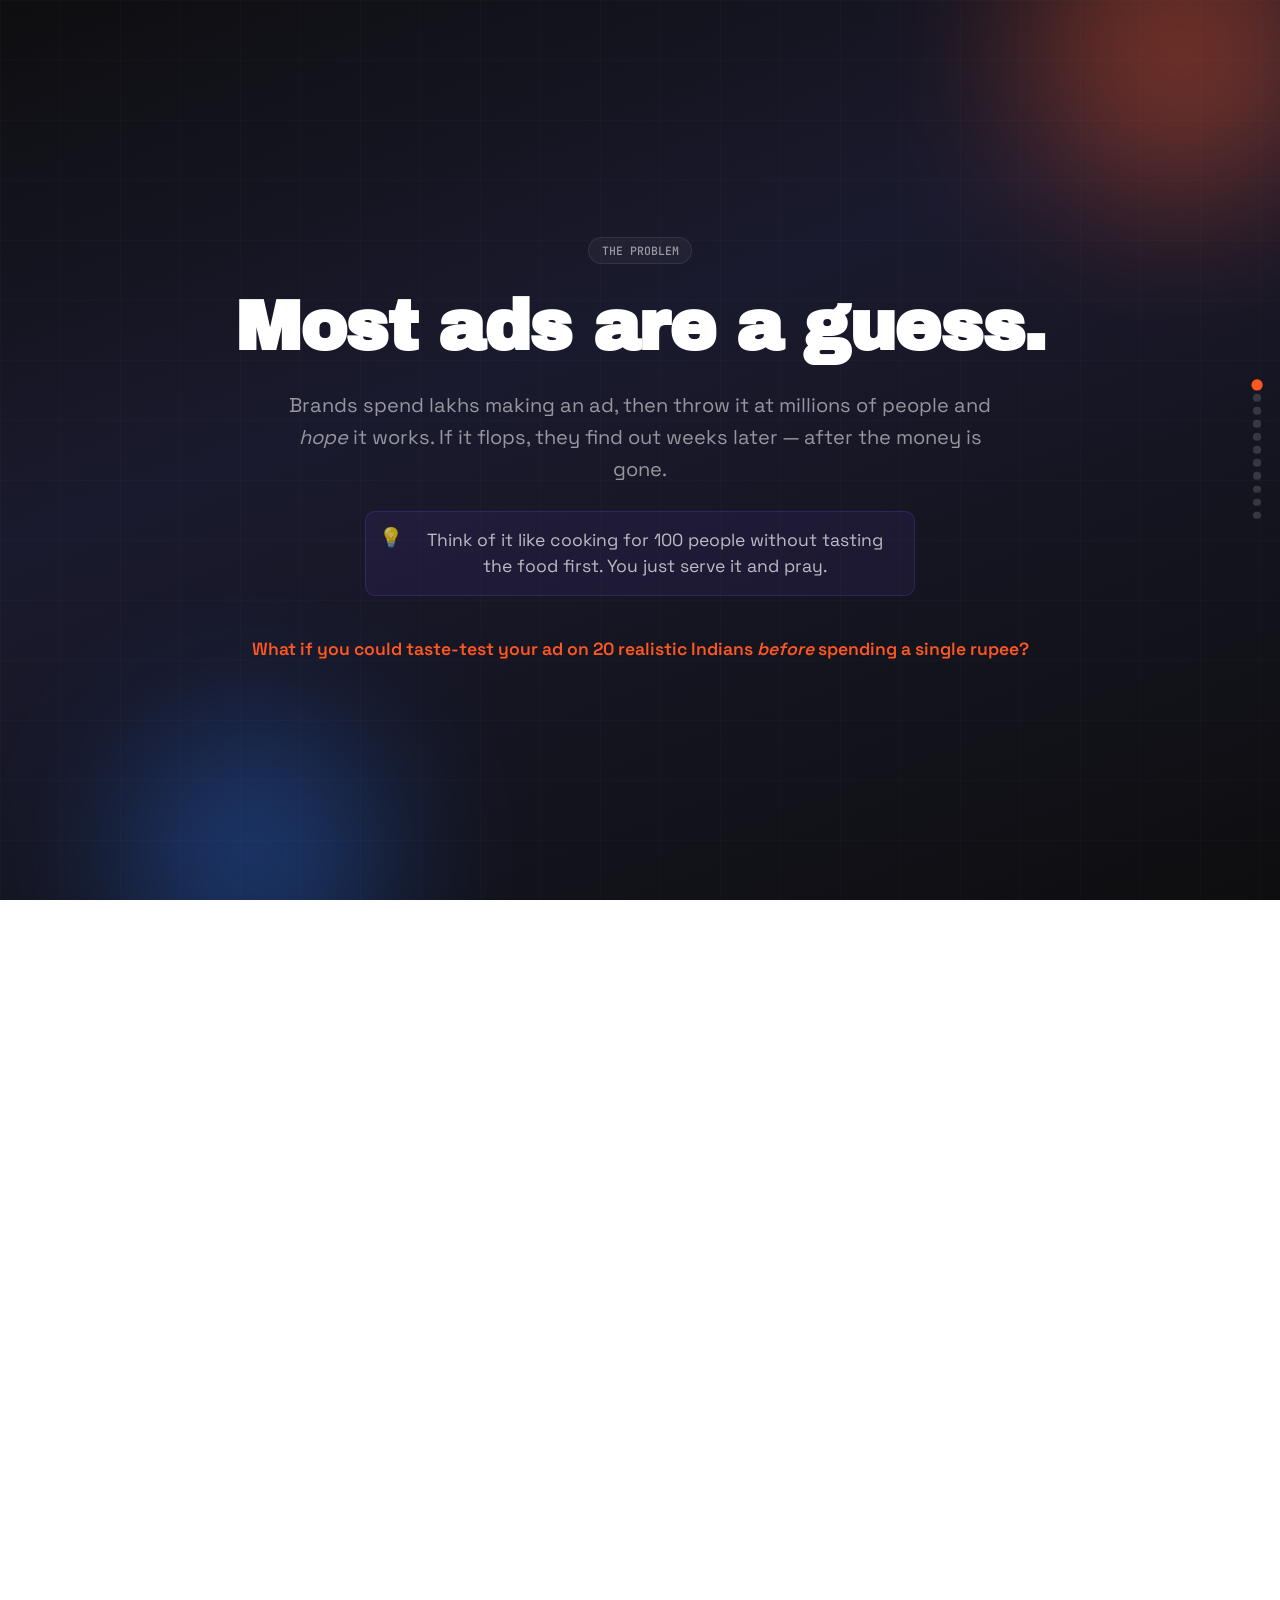
<file: behave-platform-overview.html>
<!DOCTYPE html>
<html lang="en">
<head>
    <meta charset="UTF-8">
    <meta name="viewport" content="width=device-width, initial-scale=1.0">
    <title>Behave — How It Works</title>

    <link rel="preconnect" href="https://fonts.googleapis.com">
    <link rel="preconnect" href="https://fonts.gstatic.com" crossorigin>
    <link href="https://fonts.googleapis.com/css2?family=Archivo+Black&family=Space+Grotesk:wght@300;400;500;600;700&family=JetBrains+Mono:wght@400;500&display=swap" rel="stylesheet">

    <style>
        :root {
            --bg-primary: #0e0e10;
            --bg-gradient: linear-gradient(160deg, #0e0e10 0%, #1a1a2e 40%, #0e0e10 100%);
            --bg-card: #FF5722;
            --bg-card-alt: #2979FF;
            --bg-card-green: #00C853;
            --bg-card-purple: #7C4DFF;
            --bg-card-gold: #FFB300;
            --bg-surface: rgba(255,255,255,0.04);
            --text-primary: #ffffff;
            --text-secondary: rgba(255,255,255,0.55);
            --text-on-card: #0e0e10;
            --text-accent: #FF5722;
            --border-subtle: rgba(255,255,255,0.08);
            --font-display: 'Archivo Black', sans-serif;
            --font-body: 'Space Grotesk', sans-serif;
            --font-mono: 'JetBrains Mono', monospace;
            --title-size: clamp(2rem, 5.5vw, 4.5rem);
            --h2-size: clamp(1.5rem, 3.5vw, 2.8rem);
            --h3-size: clamp(1.1rem, 2.2vw, 1.6rem);
            --body-size: clamp(0.8rem, 1.5vw, 1.1rem);
            --small-size: clamp(0.65rem, 1.1vw, 0.85rem);
            --label-size: clamp(0.6rem, 0.9vw, 0.75rem);
            --slide-padding: clamp(1.5rem, 4vw, 4rem);
            --content-gap: clamp(0.75rem, 2vw, 2rem);
            --element-gap: clamp(0.3rem, 1vw, 0.75rem);
            --ease-out-expo: cubic-bezier(0.16, 1, 0.3, 1);
            --duration: 0.7s;
        }
        *, *::before, *::after { margin: 0; padding: 0; box-sizing: border-box; }
        html, body { height: 100%; overflow-x: hidden; }
        html { scroll-snap-type: y mandatory; scroll-behavior: smooth; }
        .slide {
            width: 100vw; height: 100vh; height: 100dvh;
            overflow: hidden; scroll-snap-align: start;
            display: flex; flex-direction: column;
            position: relative;
            background: var(--bg-gradient);
            color: var(--text-primary);
            font-family: var(--font-body);
        }
        .slide-content {
            flex: 1; display: flex; flex-direction: column;
            justify-content: center;
            max-height: 100%; overflow: hidden;
            padding: var(--slide-padding);
        }
        @media (max-height: 700px) {
            :root {
                --slide-padding: clamp(0.75rem, 3vw, 2rem);
                --content-gap: clamp(0.4rem, 1.5vw, 1rem);
                --title-size: clamp(1.25rem, 4.5vw, 2.5rem);
                --h2-size: clamp(1rem, 3vw, 1.75rem);
            }
        }
        @media (max-height: 600px) {
            :root {
                --slide-padding: clamp(0.5rem, 2.5vw, 1.5rem);
                --content-gap: clamp(0.3rem, 1vw, 0.75rem);
                --title-size: clamp(1.1rem, 4vw, 2rem);
                --body-size: clamp(0.7rem, 1.2vw, 0.95rem);
            }
            .nav-dots { display: none; }
        }
        @media (max-height: 500px) {
            :root {
                --slide-padding: clamp(0.4rem, 2vw, 1rem);
                --title-size: clamp(1rem, 3.5vw, 1.5rem);
                --h2-size: clamp(0.9rem, 2.5vw, 1.25rem);
                --body-size: clamp(0.65rem, 1vw, 0.85rem);
            }
        }
        @media (max-width: 600px) {
            :root { --title-size: clamp(1.25rem, 7vw, 2.5rem); }
            .two-col, .three-col { grid-template-columns: 1fr !important; }
        }
        @media (prefers-reduced-motion: reduce) {
            *, *::before, *::after {
                animation-duration: 0.01ms !important;
                transition-duration: 0.2s !important;
            }
            html { scroll-behavior: auto; }
        }

        /* Animations */
        .reveal {
            opacity: 0; transform: translateY(25px);
            transition: opacity var(--duration) var(--ease-out-expo),
                        transform var(--duration) var(--ease-out-expo);
        }
        .slide.visible .reveal { opacity: 1; transform: translateY(0); }
        .reveal:nth-child(1) { transition-delay: 0.05s; }
        .reveal:nth-child(2) { transition-delay: 0.15s; }
        .reveal:nth-child(3) { transition-delay: 0.25s; }
        .reveal:nth-child(4) { transition-delay: 0.35s; }
        .reveal:nth-child(5) { transition-delay: 0.45s; }
        .reveal:nth-child(6) { transition-delay: 0.55s; }
        .reveal:nth-child(7) { transition-delay: 0.65s; }

        /* Typography */
        h1, h2, .section-number { font-family: var(--font-display); letter-spacing: -0.02em; }
        h1 { font-size: var(--title-size); line-height: 1.05; }
        h2 { font-size: var(--h2-size); line-height: 1.1; }
        h3 { font-size: var(--h3-size); font-weight: 600; line-height: 1.2; font-family: var(--font-body); }
        p, li { font-size: var(--body-size); line-height: 1.6; color: var(--text-secondary); font-weight: 400; }
        .mono { font-family: var(--font-mono); font-size: var(--small-size); }
        .section-number {
            position: absolute; top: var(--slide-padding); left: var(--slide-padding);
            font-size: clamp(0.65rem, 1.2vw, 0.85rem);
            color: var(--text-secondary); letter-spacing: 0.15em; z-index: 5;
        }

        /* Cards */
        .accent-card {
            background: var(--bg-card);
            border-radius: clamp(8px, 1.2vw, 16px);
            padding: clamp(1rem, 2.5vw, 2rem);
            color: var(--text-on-card); position: relative; overflow: hidden;
        }
        .accent-card::after {
            content: ''; position: absolute; top: 0; right: 0;
            width: 40%; height: 100%; background: rgba(0,0,0,0.06);
            clip-path: polygon(25% 0, 100% 0, 100% 100%, 0% 100%);
        }
        .accent-card h3 { color: var(--text-on-card); }
        .accent-card p { color: rgba(14,14,16,0.75); }
        .accent-card.blue { background: var(--bg-card-alt); }
        .accent-card.green { background: var(--bg-card-green); }
        .accent-card.purple { background: var(--bg-card-purple); color: #fff; }
        .accent-card.purple h3 { color: #fff; }
        .accent-card.purple p { color: rgba(255,255,255,0.8); }
        .accent-card.gold { background: var(--bg-card-gold); }

        /* Layout */
        .two-col { display: grid; grid-template-columns: 1fr 1fr; gap: clamp(1rem, 3vw, 3rem); align-items: start; }
        .three-col { display: grid; grid-template-columns: repeat(3, 1fr); gap: clamp(0.5rem, 1.5vw, 1.2rem); align-items: stretch; }

        .tag {
            display: inline-block; background: var(--bg-surface);
            border: 1px solid var(--border-subtle); border-radius: 100px;
            padding: clamp(0.15rem, 0.4vw, 0.3rem) clamp(0.5rem, 1vw, 0.8rem);
            font-size: var(--label-size); color: var(--text-secondary);
            font-weight: 500; font-family: var(--font-mono);
        }
        .stat-box {
            background: var(--bg-surface); border: 1px solid var(--border-subtle);
            border-radius: clamp(6px, 1vw, 12px); padding: clamp(0.6rem, 1.5vw, 1.2rem); text-align: center;
        }
        .stat-box .number {
            font-family: var(--font-display); font-size: clamp(1.2rem, 3vw, 2.2rem);
            color: var(--text-primary); display: block;
        }
        .stat-box .label {
            font-size: var(--label-size); color: var(--text-secondary);
            text-transform: uppercase; letter-spacing: 0.08em;
            margin-top: clamp(0.15rem, 0.4vw, 0.3rem); display: block;
        }
        .divider { height: 1px; background: var(--border-subtle); margin: clamp(0.5rem, 1.2vw, 1rem) 0; }
        .formula-box {
            background: rgba(255,87,34,0.08); border: 1px solid rgba(255,87,34,0.2);
            border-radius: clamp(6px, 1vw, 10px); padding: clamp(0.6rem, 1.5vw, 1.2rem);
            font-family: var(--font-mono); font-size: var(--small-size);
            color: var(--text-accent); text-align: center;
        }
        .flow-arrow {
            display: flex; align-items: center; justify-content: center;
            gap: clamp(0.3rem, 0.8vw, 0.6rem); font-size: var(--body-size); color: var(--text-secondary);
            flex-wrap: wrap;
        }
        .flow-arrow .step {
            background: var(--bg-surface); border: 1px solid var(--border-subtle);
            border-radius: clamp(4px, 0.6vw, 8px);
            padding: clamp(0.3rem, 0.6vw, 0.5rem) clamp(0.5rem, 1vw, 0.8rem);
            font-size: var(--small-size); font-weight: 500; color: var(--text-primary); white-space: nowrap;
        }
        .flow-arrow .arrow { color: var(--text-accent); font-weight: 700; }

        /* Analogy callout */
        .analogy {
            background: rgba(124,77,255,0.08); border: 1px solid rgba(124,77,255,0.2);
            border-radius: clamp(6px, 1vw, 10px); padding: clamp(0.5rem, 1.2vw, 1rem);
            font-size: var(--body-size); color: rgba(255,255,255,0.7);
            line-height: 1.5; position: relative; padding-left: clamp(2rem, 3.5vw, 3rem);
        }
        .analogy::before {
            content: '💡'; position: absolute; left: clamp(0.5rem, 1vw, 0.8rem);
            top: clamp(0.5rem, 1vw, 0.8rem); font-size: clamp(0.9rem, 1.5vw, 1.2rem);
        }

        /* Progress & Nav */
        .progress-bar { position: fixed; top: 0; left: 0; height: 3px; background: var(--bg-card); z-index: 9999; width: 0%; transition: width 0.3s ease; }
        .nav-dots { position: fixed; right: clamp(0.5rem, 1.5vw, 1.5rem); top: 50%; transform: translateY(-50%); display: flex; flex-direction: column; gap: clamp(4px, 0.6vh, 8px); z-index: 100; }
        .nav-dot { width: clamp(6px, 0.6vw, 8px); height: clamp(6px, 0.6vw, 8px); border-radius: 50%; background: rgba(255,255,255,0.15); cursor: pointer; transition: all 0.3s ease; border: none; }
        .nav-dot.active { background: var(--bg-card); transform: scale(1.4); }

        /* Backgrounds */
        .grid-bg {
            position: absolute; inset: 0; pointer-events: none;
            background-image:
                linear-gradient(rgba(255,255,255,0.015) 1px, transparent 1px),
                linear-gradient(90deg, rgba(255,255,255,0.015) 1px, transparent 1px);
            background-size: clamp(30px, 5vw, 60px) clamp(30px, 5vw, 60px);
        }
        .glow { position: absolute; border-radius: 50%; filter: blur(80px); pointer-events: none; opacity: 0.4; }
        .glow.orange { background: var(--bg-card); width: 300px; height: 300px; }
        .glow.blue { background: var(--bg-card-alt); width: 250px; height: 250px; }

        /* Slider bars for persona traits */
        .trait-bar {
            display: flex; align-items: center; gap: clamp(0.3rem, 0.8vw, 0.6rem);
            font-size: var(--small-size); margin-bottom: clamp(0.2rem, 0.5vw, 0.4rem);
        }
        .trait-bar .trait-name { min-width: clamp(80px, 12vw, 140px); color: var(--text-secondary); }
        .trait-bar .bar-track {
            flex: 1; height: clamp(6px, 0.8vw, 10px); background: rgba(255,255,255,0.06);
            border-radius: 100px; overflow: hidden;
        }
        .trait-bar .bar-fill { height: 100%; border-radius: 100px; transition: width 1s var(--ease-out-expo); }
        .trait-bar .bar-value { min-width: 2.5em; text-align: right; color: var(--text-primary); font-family: var(--font-mono); font-weight: 500; }

        /* Persona mini-card */
        .persona-mini {
            background: var(--bg-surface); border: 1px solid var(--border-subtle);
            border-radius: clamp(6px, 1vw, 10px); padding: clamp(0.4rem, 1vw, 0.7rem);
            text-align: center;
        }
        .persona-mini .emoji { font-size: clamp(1.2rem, 2.5vw, 2rem); display: block; margin-bottom: 0.2em; }
        .persona-mini .name { font-size: var(--small-size); color: var(--text-primary); font-weight: 600; }
        .persona-mini .desc { font-size: var(--label-size); color: var(--text-secondary); margin-top: 0.15em; }

        /* Step card for pipeline */
        .step-card {
            background: var(--bg-surface); border: 1px solid var(--border-subtle);
            border-radius: clamp(6px, 1vw, 10px);
            padding: clamp(0.5rem, 1.2vw, 1rem);
            display: flex; flex-direction: column; gap: 0.3em;
        }
        .step-card .step-num {
            font-family: var(--font-display); font-size: var(--h3-size); color: var(--text-accent);
        }
        .step-card h3 { font-size: var(--body-size); }
        .step-card p { font-size: var(--small-size); }
    </style>
</head>
<body>
    <div class="progress-bar" id="progressBar"></div>
    <nav class="nav-dots" id="navDots"></nav>

    <!-- =====================================================
         SLIDE 1 — THE PROBLEM
         ===================================================== -->
    <section class="slide" style="justify-content:center;">
        <div class="grid-bg"></div>
        <div class="glow orange" style="top: -100px; right: -50px;"></div>
        <div class="glow blue" style="bottom: -80px; left: 10%;"></div>

        <div class="slide-content" style="align-items:center; text-align:center; gap: var(--content-gap);">
            <div class="reveal">
                <span class="tag">THE PROBLEM</span>
            </div>
            <h1 class="reveal" style="max-width: 18ch;">Most ads are a guess.</h1>
            <p class="reveal" style="font-size: clamp(0.9rem, 1.8vw, 1.25rem); max-width: 55ch;">
                Brands spend lakhs making an ad, then throw it at millions of people and <em>hope</em> it works. If it flops, they find out weeks later — after the money is gone.
            </p>
            <div class="reveal analogy" style="max-width: 50ch;">
                Think of it like cooking for 100 people without tasting the food first. You just serve it and pray.
            </div>
            <p class="reveal" style="font-size: clamp(0.85rem, 1.6vw, 1.1rem); color: var(--text-accent); font-weight: 600; margin-top: clamp(0.3rem,1vw,0.8rem);">
                What if you could taste-test your ad on 20 realistic Indians <em>before</em> spending a single rupee?
            </p>
        </div>
    </section>

    <!-- =====================================================
         SLIDE 2 — WHAT IS BEHAVE
         ===================================================== -->
    <section class="slide">
        <div class="grid-bg"></div>
        <span class="section-number">01 — THE IDEA</span>

        <div class="slide-content" style="align-items:center; text-align:center; gap: var(--content-gap);">
            <h1 class="reveal" style="max-width: 16ch;">BEHAVE</h1>
            <p class="reveal" style="font-size: clamp(0.9rem, 1.8vw, 1.25rem); max-width: 55ch;">
                A virtual focus group of <strong style="color:var(--text-primary);">20 AI personas</strong> — each one a realistic Indian consumer with a name, a city, a backstory, shopping habits, and <em>memories that persist over time</em>.
            </p>
            <div class="reveal flow-arrow" style="margin: clamp(0.3rem,1vw,0.8rem) 0;">
                <span class="step">📄 Your Ad</span>
                <span class="arrow">→</span>
                <span class="step">👥 20 Personas React</span>
                <span class="arrow">→</span>
                <span class="step">🛡️ BS Filter</span>
                <span class="arrow">→</span>
                <span class="step" style="background: rgba(255,87,34,0.15); border-color: rgba(255,87,34,0.3);">🎯 "Scale it" / "Kill it" / "Fix this"</span>
            </div>
            <div class="reveal" style="display:flex; gap: clamp(0.5rem,1.5vw,1.2rem); flex-wrap:wrap; justify-content:center; margin-top:clamp(0.3rem,1vw,0.8rem);">
                <div class="stat-box" style="min-width: clamp(70px,9vw,110px);">
                    <span class="number">20</span><span class="label">Personas</span>
                </div>
                <div class="stat-box" style="min-width: clamp(70px,9vw,110px);">
                    <span class="number">~60s</span><span class="label">Per Run</span>
                </div>
                <div class="stat-box" style="min-width: clamp(70px,9vw,110px);">
                    <span class="number">~₹30</span><span class="label">Cost</span>
                </div>
                <div class="stat-box" style="min-width: clamp(70px,9vw,110px);">
                    <span class="number">1</span><span class="label">Clear Verdict</span>
                </div>
            </div>
        </div>
    </section>

    <!-- =====================================================
         SLIDE 3 — MEET THE 8 TYPES
         ===================================================== -->
    <section class="slide">
        <div class="grid-bg"></div>
        <span class="section-number">02 — WHO ARE THEY?</span>

        <div class="slide-content" style="gap: var(--content-gap);">
            <h2 class="reveal">8 types of Indian shoppers</h2>
            <p class="reveal" style="max-width: 60ch;">We didn't pick random profiles. These are 8 <em>archetypes</em> — fundamental shopping personalities that cover how real Indians make buying decisions. 20 people total, spread across cities & ages.</p>

            <div class="reveal" style="display:grid; grid-template-columns: repeat(4, 1fr); gap: clamp(0.4rem, 1vw, 0.8rem);">
                <div class="persona-mini"><span class="emoji">🔍</span><span class="name">Researcher</span><span class="desc">Reads 10 reviews before buying toothpaste</span></div>
                <div class="persona-mini"><span class="emoji">⚡</span><span class="name">Impulse Buyer</span><span class="desc">"Add to cart" before the ad even finished</span></div>
                <div class="persona-mini"><span class="emoji">🤨</span><span class="name">Skeptic</span><span class="desc">"This is too good to be true"</span></div>
                <div class="persona-mini"><span class="emoji">💎</span><span class="name">Brand Loyalist</span><span class="desc">Same soap brand since 2005</span></div>
                <div class="persona-mini"><span class="emoji">🎯</span><span class="name">Pragmatist</span><span class="desc">"Does it solve my problem? Yes/No."</span></div>
                <div class="persona-mini"><span class="emoji">💰</span><span class="name">Price Anchor</span><span class="desc">Knows the MRP of everything in DMart</span></div>
                <div class="persona-mini"><span class="emoji">✨</span><span class="name">Aspirational</span><span class="desc">Saving up for that one luxury thing</span></div>
                <div class="persona-mini"><span class="emoji">📱</span><span class="name">Trend Follower</span><span class="desc">"I saw it on Instagram, I need it"</span></div>
            </div>

            <div class="reveal analogy" style="max-width: 70ch;">
                Every real focus group has "the one who always says yes", "the one who questions everything", and "the one who checks the price tag first." We built all of them.
            </div>
        </div>
    </section>

    <!-- =====================================================
         SLIDE 4 — WHAT MAKES EACH PERSONA TICK
         ===================================================== -->
    <section class="slide">
        <div class="grid-bg"></div>
        <span class="section-number">03 — PERSONALITY DNA</span>

        <div class="slide-content" style="gap: var(--content-gap);">
            <h2 class="reveal">Each persona has ~50 personality settings</h2>
            <p class="reveal" style="max-width: 60ch;">Think of it like a character in a video game. Every trait is a slider from 0 to 1 that controls how they react to an ad. Here's one example — <strong style="color:var(--text-primary);">Arjun, 23, Impulse Buyer, Delhi:</strong></p>

            <div class="reveal two-col">
                <div style="display:flex; flex-direction:column; gap: var(--element-gap);">
                    <h3 style="font-size: var(--small-size); color:var(--text-accent); text-transform:uppercase; letter-spacing:0.08em;">🧠 How He Shops (0 = low, 1 = high)</h3>
                    <div class="trait-bar"><span class="trait-name">Price Sensitivity</span><div class="bar-track"><div class="bar-fill" style="width:25%; background:var(--bg-card-green);"></div></div><span class="bar-value">0.25</span></div>
                    <div class="trait-bar"><span class="trait-name">Impulse Tendency</span><div class="bar-track"><div class="bar-fill" style="width:90%; background:var(--bg-card);"></div></div><span class="bar-value">0.90</span></div>
                    <div class="trait-bar"><span class="trait-name">Brand Loyalty</span><div class="bar-track"><div class="bar-fill" style="width:30%; background:var(--bg-card-alt);"></div></div><span class="bar-value">0.30</span></div>
                    <div class="trait-bar"><span class="trait-name">Social Proof Need</span><div class="bar-track"><div class="bar-fill" style="width:80%; background:var(--bg-card-purple);"></div></div><span class="bar-value">0.80</span></div>
                    <div class="trait-bar"><span class="trait-name">Research Depth</span><div class="bar-track"><div class="bar-fill" style="width:15%; background:var(--bg-card-gold);"></div></div><span class="bar-value">0.15</span></div>
                    <div class="trait-bar"><span class="trait-name">Risk Tolerance</span><div class="bar-track"><div class="bar-fill" style="width:85%; background:var(--bg-card);"></div></div><span class="bar-value">0.85</span></div>
                    <div class="trait-bar"><span class="trait-name">Deal Sensitivity</span><div class="bar-track"><div class="bar-fill" style="width:70%; background:var(--bg-card-green);"></div></div><span class="bar-value">0.70</span></div>
                    <div class="divider"></div>
                    <div class="analogy" style="font-size: var(--small-size);">
                        High impulse (0.90) + low research (0.15) = he'll buy from a flashy ad without reading reviews. Show him social proof ("10K people bought this") and he's hooked.
                    </div>
                </div>
                <div style="display:flex; flex-direction:column; gap: var(--element-gap);">
                    <h3 style="font-size: var(--small-size); color:var(--bg-card-alt); text-transform:uppercase; letter-spacing:0.08em;">📋 His Profile</h3>
                    <div class="step-card">
                        <h3>Demographics</h3>
                        <p>Age 23, male, Delhi, metro city, ₹5L income, college grad, single, Hindi + English</p>
                    </div>
                    <div class="step-card">
                        <h3>Media Habits</h3>
                        <p>Primary: Instagram. High ad tolerance, fast scroll speed, trusts influencers, prefers video</p>
                    </div>
                    <div class="step-card">
                        <h3>Emotional Triggers</h3>
                        <p><strong>Hooks:</strong> FOMO, status, newness &nbsp; <strong>Turns off:</strong> long disclaimers, "family values" angles</p>
                    </div>
                    <div class="step-card">
                        <h3>Category Affinities</h3>
                        <p>Gadgets (high interest, ₹3K/mo), Sneakers (medium, ₹2K/mo), Food delivery (high, ₹4K/mo)</p>
                    </div>
                </div>
            </div>
        </div>
    </section>

    <!-- =====================================================
         SLIDE 5 — THE DEEP SOUL LAYER
         ===================================================== -->
    <section class="slide">
        <div class="grid-bg"></div>
        <span class="section-number">04 — GOING DEEPER</span>

        <div class="slide-content" style="gap: var(--content-gap);">
            <h2 class="reveal">But sliders aren't enough.</h2>
            <p class="reveal" style="max-width: 60ch;">Real people don't just have "settings." They have <em>life stories, inner conflicts, childhood memories, and people who influence them.</em> We gave every persona a soul.</p>

            <div class="reveal three-col">
                <div class="accent-card purple" style="padding: clamp(0.6rem,1.5vw,1rem);">
                    <h3 style="font-size: var(--body-size); margin-bottom: 0.3em; position:relative; z-index:1;">🕰️ Generational Memory</h3>
                    <p style="font-size: var(--small-size); position:relative; z-index:1;">
                        Arjun (23) grew up with Jio and Instagram. Ramesh (45) grew up with Doordarshan and Nirma ads. The <em>same ad</em> triggers completely different reactions based on what era shaped them.
                    </p>
                </div>
                <div class="accent-card blue" style="padding: clamp(0.6rem,1.5vw,1rem);">
                    <h3 style="font-size: var(--body-size); margin-bottom: 0.3em; position:relative; z-index:1;">⚔️ Inner Conflicts</h3>
                    <p style="font-size: var(--small-size); position:relative; z-index:1;">
                        "I want the iPhone but my parents say save for a house." These tensions create realistic push-and-pull. Real consumers don't have clean logic — they're conflicted. So are our personas.
                    </p>
                </div>
                <div class="accent-card green" style="padding: clamp(0.6rem,1.5vw,1rem);">
                    <h3 style="font-size: var(--body-size); margin-bottom: 0.3em; position:relative; z-index:1;">👥 Influence Network</h3>
                    <p style="font-size: var(--small-size); position:relative; z-index:1;">
                        Who do they listen to? Mom? College friend? A YouTuber? Each influencer has a strength (0–1) and a domain. "Mom: 0.9 influence on food. Friend: 0.8 influence on gadgets."
                    </p>
                </div>
            </div>

            <div class="reveal two-col" style="margin-top: clamp(0.2rem,0.5vw,0.3rem);">
                <div style="display: flex; flex-direction:column; gap: var(--element-gap);">
                    <div class="step-card">
                        <h3>🧭 Values Hierarchy</h3>
                        <p>An ordered list: family first → career → status → adventure. This tells us what motivations <em>win</em> when they conflict.</p>
                    </div>
                </div>
                <div style="display:flex; flex-direction:column; gap: var(--element-gap);">
                    <div class="step-card">
                        <h3>🧩 Cognitive Biases</h3>
                        <p>"Present bias" = wants it NOW. "Anchoring" = fixates on the first price they see. "Ostrich effect" = ignores EMI interest rates. Real human quirks.</p>
                    </div>
                </div>
            </div>

            <div class="reveal analogy" style="max-width: 70ch;">
                Each persona also has a <strong>backstory</strong> (life story), <strong>current life context</strong> (what's happening this month), and an <strong>inner monologue style</strong> (how they think in their own voice). It's like a character bible for a movie.
            </div>
        </div>
    </section>

    <!-- =====================================================
         SLIDE 6 — HOW THEY REACT TO AN AD
         ===================================================== -->
    <section class="slide">
        <div class="grid-bg"></div>
        <span class="section-number">05 — THE TEST</span>

        <div class="slide-content" style="gap: var(--content-gap);">
            <h2 class="reveal">What happens when a persona sees your ad</h2>
            <p class="reveal" style="max-width: 60ch;">Each persona reacts like they're scrolling Instagram. They give you honest, in-character feedback — not a form, but a <em>reaction</em>.</p>

            <div class="reveal two-col">
                <div style="display:flex; flex-direction:column; gap: var(--element-gap);">
                    <h3 style="font-size: var(--small-size); color:var(--text-accent); text-transform:uppercase; letter-spacing:0.08em;">What they tell you</h3>
                    <div class="step-card">
                        <h3>🫣 First Impression</h3>
                        <p>What they notice in the first 2 seconds. "The price. Always the price."</p>
                    </div>
                    <div class="step-card">
                        <h3>👆 Action</h3>
                        <p>What they'd actually <em>do</em>:  scroll past, pause, read it, click, share, save, or even buy.</p>
                    </div>
                    <div class="step-card">
                        <h3>💬 Verbatim Reaction</h3>
                        <p>A WhatsApp-style quote in their own voice: <em>"Bhai ₹499 mein ye mil raha hai? Screenshot le leta hoon…"</em></p>
                    </div>
                    <div class="step-card">
                        <h3>🚫 Objections</h3>
                        <p>Specific pushback: "No COD option", "The model doesn't look like someone from my city"</p>
                    </div>
                </div>
                <div style="display:flex; flex-direction:column; gap: var(--element-gap);">
                    <h3 style="font-size: var(--small-size); color:var(--bg-card-alt); text-transform:uppercase; letter-spacing:0.08em;">The scores (all out of 10)</h3>
                    <div class="trait-bar"><span class="trait-name">👁️ Attention</span><div class="bar-track"><div class="bar-fill" style="width:70%; background:var(--bg-card);"></div></div><span class="bar-value">7</span></div>
                    <div class="trait-bar"><span class="trait-name">🎯 Relevance</span><div class="bar-track"><div class="bar-fill" style="width:50%; background:var(--bg-card-alt);"></div></div><span class="bar-value">5</span></div>
                    <div class="trait-bar"><span class="trait-name">🤝 Trust</span><div class="bar-track"><div class="bar-fill" style="width:40%; background:var(--bg-card-green);"></div></div><span class="bar-value">4</span></div>
                    <div class="trait-bar"><span class="trait-name">❤️ Desire</span><div class="bar-track"><div class="bar-fill" style="width:80%; background:var(--bg-card-purple);"></div></div><span class="bar-value">8</span></div>
                    <div class="trait-bar"><span class="trait-name">📖 Clarity</span><div class="bar-track"><div class="bar-fill" style="width:60%; background:var(--bg-card-gold);"></div></div><span class="bar-value">6</span></div>
                    <div class="divider"></div>
                    <div class="step-card">
                        <h3>Overall Score: 0–100</h3>
                        <p>Combines all 5 dimensions + sentiment + action into one number. Above 70 = strong. Below 30 = they hated it.</p>
                    </div>
                    <div class="analogy" style="font-size: var(--small-size);">
                        "Attention grabbed me (7), but I don't trust this brand (4). I want it (8) but I'm not clicking." — that tension is exactly what a real focus group sounds like.
                    </div>
                </div>
            </div>
        </div>
    </section>

    <!-- =====================================================
         SLIDE 7 — THE BS DETECTOR (CRITIC)
         ===================================================== -->
    <section class="slide">
        <div class="grid-bg"></div>
        <span class="section-number">06 — BS DETECTOR</span>

        <div class="slide-content" style="gap: var(--content-gap);">
            <h2 class="reveal">The Critic: Catching fake nice responses</h2>
            <p class="reveal" style="max-width: 60ch;">AI has a habit of being too agreeable. So <em>every single evaluation</em> runs through a second AI — the <strong style="color:var(--text-primary);">Critic</strong> — whose whole job is to ask: "Is this response genuine?"</p>

            <div class="reveal three-col">
                <div class="accent-card" style="padding: clamp(0.6rem,1.5vw,1rem);">
                    <h3 style="font-size: var(--body-size); margin-bottom: 0.3em; position:relative; z-index:1;">🎭 Persona Consistency <span style="opacity:0.6; font-weight:400;">(30%)</span></h3>
                    <p style="font-size: var(--small-size); position:relative; z-index:1;">"Did the 45-year-old pragmatist actually <em>sound</em> like a 45-year-old pragmatist? Or did they suddenly talk like a Gen-Z influencer?"</p>
                </div>
                <div class="accent-card blue" style="padding: clamp(0.6rem,1.5vw,1rem);">
                    <h3 style="font-size: var(--body-size); margin-bottom: 0.3em; position:relative; z-index:1;">🤥 Sycophancy Check <span style="opacity:0.6; font-weight:400;">(25%)</span></h3>
                    <p style="font-size: var(--small-size); position:relative; z-index:1;">"Is this persona being unrealistically positive? If a skeptic gave an ad 95/100, something smells off." <strong>This score is flipped</strong> — high sycophancy = BAD.</p>
                </div>
                <div class="accent-card green" style="padding: clamp(0.6rem,1.5vw,1rem);">
                    <h3 style="font-size: var(--body-size); margin-bottom: 0.3em; position:relative; z-index:1;">🇮🇳 Cultural Authenticity <span style="opacity:0.6; font-weight:400;">(25%)</span></h3>
                    <p style="font-size: var(--small-size); position:relative; z-index:1;">"Does this response reflect how a person from Lucknow would actually think? Or is it generic 'Indian consumer' nonsense?"</p>
                </div>
            </div>

            <div class="reveal two-col" style="margin-top:clamp(0.2rem,0.5vw,0.3rem);">
                <div style="display:flex; flex-direction:column; gap:var(--element-gap);">
                    <div class="step-card">
                        <h3>🔗 Action-Reasoning Alignment <span style="opacity:0.5; font-weight:400; font-size:var(--small-size);">(20%)</span></h3>
                        <p>"They said they'd click 'Buy Now' but their reasoning is full of doubts? Doesn't add up. FAIL."</p>
                    </div>
                </div>
                <div style="display:flex; flex-direction:column; gap:var(--element-gap);">
                    <div class="formula-box">
                        quality = 0.30 × consistency + 0.25 × (10 − sycophancy) + 0.25 × cultural + 0.20 × alignment
                    </div>
                    <div style="display:flex; gap:clamp(0.4rem,1vw,0.8rem); align-items:center;">
                        <span class="tag" style="border-color: rgba(0,200,83,0.4); color:#00C853; font-size:var(--small-size);">✅ Score ≥ 6.0 → Passes</span>
                        <span class="tag" style="border-color: rgba(239,83,80,0.4); color:#EF5350; font-size:var(--small-size);">❌ Score &lt; 6.0 → Quarantined (thrown out)</span>
                    </div>
                </div>
            </div>

            <div class="reveal analogy" style="max-width: 70ch;">
                It's like having a research supervisor in a focus group who watches the moderator and says "That participant was just being polite. Discard that feedback."
            </div>
        </div>
    </section>

    <!-- =====================================================
         SLIDE 8 — MEMORY (How They Remember)
         ===================================================== -->
    <section class="slide">
        <div class="grid-bg"></div>
        <span class="section-number">07 — MEMORY</span>

        <div class="slide-content" style="gap: var(--content-gap);">
            <h2 class="reveal">They remember. Like real people.</h2>
            <p class="reveal" style="max-width: 60ch;">If Priya saw a bad Nykaa ad last month, she'll be suspicious of the next one. These personas hold grudges, form preferences, and learn — just like you do.</p>

            <div class="reveal" style="margin: clamp(0.2rem,0.5vw,0.4rem) 0;">
                <div class="formula-box" style="font-size: clamp(0.85rem, 1.5vw, 1.1rem);">
                    memory score &nbsp;=&nbsp; <strong>recency</strong> &nbsp;+&nbsp; <strong>relevance</strong> &nbsp;+&nbsp; <strong>importance</strong>
                </div>
            </div>

            <div class="reveal three-col">
                <div class="stat-box" style="text-align:left; padding: clamp(0.5rem,1.2vw,1rem);">
                    <span class="label" style="color:var(--text-accent); margin-bottom:0.4em; display:block;">⏰ RECENCY</span>
                    <p style="font-size:var(--small-size); color:var(--text-primary); font-weight:500; margin-bottom:0.3em;">"How long ago was it?"</p>
                    <p style="font-size:var(--small-size);">Yesterday's experience = very strong. A month ago = almost forgotten. Memories fade by ~1% per hour, just like real recall. A 3-day-old memory has half its original strength.</p>
                </div>
                <div class="stat-box" style="text-align:left; padding: clamp(0.5rem,1.2vw,1rem);">
                    <span class="label" style="color:var(--bg-card-alt); margin-bottom:0.4em; display:block;">🎯 RELEVANCE</span>
                    <p style="font-size:var(--small-size); color:var(--text-primary); font-weight:500; margin-bottom:0.3em;">"Is it related to this ad?"</p>
                    <p style="font-size:var(--small-size);">Seeing a Nike ad? The persona's memory of Adidas is more relevant than their memory of a cooking oil ad. We match topics, not just keywords.</p>
                </div>
                <div class="stat-box" style="text-align:left; padding: clamp(0.5rem,1.2vw,1rem);">
                    <span class="label" style="color:var(--bg-card-green); margin-bottom:0.4em; display:block;">⭐ IMPORTANCE</span>
                    <p style="font-size:var(--small-size); color:var(--text-primary); font-weight:500; margin-bottom:0.3em;">"How memorable was it?"</p>
                    <p style="font-size:var(--small-size);">A terrible customer experience (8/10 importance) sticks around much longer than a forgettable banner ad (2/10). Scored by the AI itself.</p>
                </div>
            </div>

            <div class="reveal two-col" style="margin-top: clamp(0.2rem,0.5vw,0.3rem);">
                <div class="analogy" style="font-size: var(--small-size);">
                    You still remember that one ad that made you cringe (high importance). But you forgot the 50 ads you scrolled past yesterday (low importance). Same system.
                </div>
                <div style="display:flex; gap:clamp(0.3rem,0.7vw,0.5rem); flex-wrap:wrap; align-items:center;">
                    <span class="tag">Score &gt; 70 → saves a PREFERENCE</span>
                    <span class="tag">Score &lt; 30 → saves a BELIEF ("this brand isn't for me")</span>
                    <span class="tag">Top-5 memories recalled per evaluation</span>
                    <span class="tag">After 50+ importance points → REFLECTION (big-picture insight)</span>
                </div>
            </div>
        </div>
    </section>

    <!-- =====================================================
         SLIDE 9 — THE FINAL VERDICT
         ===================================================== -->
    <section class="slide">
        <div class="grid-bg"></div>
        <span class="section-number">08 — THE VERDICT</span>

        <div class="slide-content" style="gap: var(--content-gap);">
            <h2 class="reveal">You get one clear answer.</h2>
            <p class="reveal" style="max-width: 60ch;">After all 20 personas react and the critic filters out the noise, a senior AI strategist looks at all the data and gives you <em>one decision</em>.</p>

            <div class="reveal" style="display:flex; gap: clamp(0.4rem,1vw,0.8rem); flex-wrap:wrap; justify-content:center;">
                <div class="accent-card green" style="padding: clamp(0.5rem,1.2vw,0.9rem); flex:1; min-width:clamp(120px,15vw,180px); text-align:center;">
                    <h3 style="font-size:var(--h3-size); position:relative; z-index:1;">🚀 SCALE</h3>
                    <p style="font-size:var(--small-size); position:relative; z-index:1;">"This ad is working. Spend more on it."</p>
                </div>
                <div class="accent-card gold" style="padding: clamp(0.5rem,1.2vw,0.9rem); flex:1; min-width:clamp(120px,15vw,180px); text-align:center;">
                    <h3 style="font-size:var(--h3-size); position:relative; z-index:1;">🔄 ITERATE</h3>
                    <p style="font-size:var(--small-size); position:relative; z-index:1;">"Good idea, but fix these 3 things first."</p>
                </div>
                <div class="accent-card" style="padding: clamp(0.5rem,1.2vw,0.9rem); flex:1; min-width:clamp(120px,15vw,180px); text-align:center;">
                    <h3 style="font-size:var(--h3-size); position:relative; z-index:1;">🛑 KILL</h3>
                    <p style="font-size:var(--small-size); position:relative; z-index:1;">"This doesn't work. Don't waste money."</p>
                </div>
                <div class="accent-card blue" style="padding: clamp(0.5rem,1.2vw,0.9rem); flex:1; min-width:clamp(120px,15vw,180px); text-align:center;">
                    <h3 style="font-size:var(--h3-size); position:relative; z-index:1;">🧪 SPLIT</h3>
                    <p style="font-size:var(--small-size); position:relative; z-index:1;">"Test version A vs B with real users."</p>
                </div>
            </div>

            <div class="reveal two-col" style="margin-top:clamp(0.2rem,0.5vw,0.3rem);">
                <div style="display:flex; flex-direction:column; gap:var(--element-gap);">
                    <h3 style="font-size:var(--small-size); color:var(--text-accent); text-transform:uppercase; letter-spacing:0.08em;">Along with the verdict, you get:</h3>
                    <div class="step-card"><h3>📝 Specific edit suggestions</h3><p>"Change the headline from X to Y" / "Remove the celebrity shot, it reduces trust for skeptics"</p></div>
                    <div class="step-card"><h3>👥 Strongest & weakest segment</h3><p>"Young metro women loved it (avg 78). Tier-2 men over 35 hated it (avg 31). Consider targeting only metros."</p></div>
                    <div class="step-card"><h3>📊 Confidence score (0–1)</h3><p>How certain the system is. 0.9 = very sure. 0.5 = mixed signals, maybe A/B test it.</p></div>
                </div>
                <div style="display:flex; flex-direction:column; gap:var(--element-gap);">
                    <h3 style="font-size:var(--small-size); color:var(--bg-card-alt); text-transform:uppercase; letter-spacing:0.08em;">Segment report card</h3>
                    <p style="font-size:var(--small-size);">All 20 reactions are averaged and sliced by:</p>
                    <div style="display:flex; gap:clamp(0.3rem,0.7vw,0.5rem); flex-wrap:wrap;">
                        <span class="tag">By Archetype</span>
                        <span class="tag">By Age Group</span>
                        <span class="tag">By City Tier</span>
                        <span class="tag">By Income Band</span>
                    </div>
                    <p style="font-size:var(--small-size);">You get average scores for each group, a letter grade (A through F), and the full action distribution — what % scrolled past, what % wanted to buy.</p>
                    <div class="analogy" style="font-size:var(--small-size);">
                        "The ad got a B+ overall, but it's an A with impulse buyers and an F with skeptics." — that specific insight is what makes this useful.
                    </div>
                </div>
            </div>
        </div>
    </section>

    <!-- =====================================================
         SLIDE 10 — DATA PIPELINE + CLOSING
         ===================================================== -->
    <section class="slide">
        <div class="grid-bg"></div>
        <div class="glow orange" style="bottom: -100px; left: -80px;"></div>
        <div class="glow blue" style="top: -80px; right: 5%;"></div>
        <span class="section-number">09 — UNDER THE HOOD</span>

        <div class="slide-content" style="gap: var(--content-gap);">
            <h2 class="reveal">Where does all this data go?</h2>
            <p class="reveal" style="max-width: 60ch;">Every run saves everything to <strong style="color:var(--text-primary);">Databricks</strong> (a big-data platform) using a 3-layer system called the <strong style="color:var(--text-primary);">Medallion Architecture</strong>.</p>

            <div class="reveal flow-arrow">
                <span class="step" style="background:rgba(255,179,0,0.15); border-color:rgba(255,179,0,0.3);">🥉 Bronze</span>
                <span class="arrow">→</span>
                <span class="step" style="background:rgba(176,190,197,0.15); border-color:rgba(176,190,197,0.3);">🥈 Silver</span>
                <span class="arrow">→</span>
                <span class="step" style="background:rgba(255,213,79,0.2); border-color:rgba(255,213,79,0.3);">🥇 Gold</span>
                <span class="arrow">→</span>
                <span class="step" style="background:rgba(255,87,34,0.15); border-color:rgba(255,87,34,0.3);">📊 Dashboard</span>
            </div>

            <div class="reveal three-col" style="margin-top:clamp(0.2rem,0.5vw,0.3rem);">
                <div class="accent-card gold" style="padding: clamp(0.6rem,1.5vw,1rem);">
                    <h3 style="font-size:var(--body-size); margin-bottom:0.3em; position:relative; z-index:1;">🥉 Bronze — Raw dump</h3>
                    <p style="font-size:var(--small-size); position:relative; z-index:1;">All 20 persona responses + the creative card get saved exactly as-is. Nothing is changed. Like keeping your original receipts.</p>
                </div>
                <div class="accent-card" style="padding: clamp(0.6rem,1.5vw,1rem); background:#B0BEC5;">
                    <h3 style="font-size:var(--body-size); margin-bottom:0.3em; position:relative; z-index:1;">🥈 Silver — Quality check</h3>
                    <p style="font-size:var(--small-size); position:relative; z-index:1;">Validates the data: Is the backstory real? Is the reasoning at least a sentence? Broken records go to a "quarantine" table so nothing bad reaches the final numbers.</p>
                </div>
                <div class="accent-card gold" style="padding: clamp(0.6rem,1.5vw,1rem); background:#FFD54F;">
                    <h3 style="font-size:var(--body-size); margin-bottom:0.3em; position:relative; z-index:1;">🥇 Gold — Ready to use</h3>
                    <p style="font-size:var(--small-size); position:relative; z-index:1;">Aggregated scorecards, averages, distributions, segment breakdowns. This is what the dashboard reads from. Clean, fast, analytics-ready.</p>
                </div>
            </div>

            <div class="reveal analogy" style="max-width: 70ch;">
                Bronze = raw ingredients. Silver = washed and chopped. Gold = the finished dish on the plate. The dashboard is the dining table.
            </div>

            <div class="reveal" style="display:flex; gap:clamp(0.3rem,0.8vw,0.6rem); flex-wrap:wrap; margin-top:auto;">
                <span class="tag">Python 3.12</span>
                <span class="tag">Anthropic Claude</span>
                <span class="tag">Databricks + Delta Lake</span>
                <span class="tag">Pydantic v2 (data validation)</span>
                <span class="tag">115 automated tests</span>
                <span class="tag">~₹30 per creative test</span>
            </div>
        </div>
    </section>

    <!-- =====================================================
         SLIDE 11 — CLOSING
         ===================================================== -->
    <section class="slide" style="justify-content:center;">
        <div class="grid-bg"></div>
        <div class="glow orange" style="top: 20%; right: 5%;"></div>
        <div class="glow blue" style="bottom: 20%; left: 10%;"></div>

        <div class="slide-content" style="align-items:center; text-align:center; gap: var(--content-gap);">
            <h1 class="reveal" style="max-width: 18ch;">Taste before you serve.</h1>
            <p class="reveal" style="font-size: clamp(0.9rem, 1.8vw, 1.25rem); max-width: 55ch; color: var(--text-secondary);">
                Feed Behave your ad → 20 realistic Indians react with real memories → a BS detector filters the noise → you get a <strong style="color:var(--text-primary);">clear, specific decision</strong> in under 60 seconds for the price of a chai.
            </p>
            <div class="reveal" style="font-size: var(--body-size); color: var(--text-accent); font-weight: 600;">
                No more expensive guesswork.
            </div>
        </div>
    </section>

    <script>
        class SlidePresentation {
            constructor() {
                this.slides = document.querySelectorAll('.slide');
                this.currentSlide = 0;
                this.setupIntersectionObserver();
                this.setupKeyboardNav();
                this.setupTouchNav();
                this.setupProgressBar();
                this.setupNavDots();
            }
            setupIntersectionObserver() {
                const observer = new IntersectionObserver((entries) => {
                    entries.forEach(entry => {
                        if (entry.isIntersecting) {
                            entry.target.classList.add('visible');
                            this.currentSlide = Array.from(this.slides).indexOf(entry.target);
                            this.updateNavDots();
                            this.updateProgress();
                        }
                    });
                }, { threshold: 0.4 });
                this.slides.forEach(slide => observer.observe(slide));
            }
            setupKeyboardNav() {
                document.addEventListener('keydown', (e) => {
                    if (['ArrowDown','ArrowRight',' '].includes(e.key)) { e.preventDefault(); this.goToSlide(this.currentSlide + 1); }
                    else if (['ArrowUp','ArrowLeft'].includes(e.key)) { e.preventDefault(); this.goToSlide(this.currentSlide - 1); }
                });
            }
            setupTouchNav() {
                let y = 0;
                document.addEventListener('touchstart', e => { y = e.touches[0].clientY; }, { passive: true });
                document.addEventListener('touchend', e => {
                    const d = y - e.changedTouches[0].clientY;
                    if (Math.abs(d) > 50) this.goToSlide(this.currentSlide + (d > 0 ? 1 : -1));
                }, { passive: true });
            }
            setupProgressBar() { this.progressBar = document.getElementById('progressBar'); this.updateProgress(); }
            updateProgress() { if (this.progressBar) this.progressBar.style.width = (this.currentSlide / (this.slides.length - 1) * 100) + '%'; }
            setupNavDots() {
                const nav = document.getElementById('navDots'); if (!nav) return;
                this.slides.forEach((_, i) => {
                    const d = document.createElement('button');
                    d.className = 'nav-dot' + (i === 0 ? ' active' : '');
                    d.setAttribute('aria-label', `Slide ${i + 1}`);
                    d.addEventListener('click', () => this.goToSlide(i));
                    nav.appendChild(d);
                });
            }
            updateNavDots() { document.querySelectorAll('.nav-dot').forEach((d, i) => d.classList.toggle('active', i === this.currentSlide)); }
            goToSlide(i) { if (i >= 0 && i < this.slides.length) this.slides[i].scrollIntoView({ behavior: 'smooth' }); }
        }
        new SlidePresentation();
    </script>
</body>
</html>
</file>
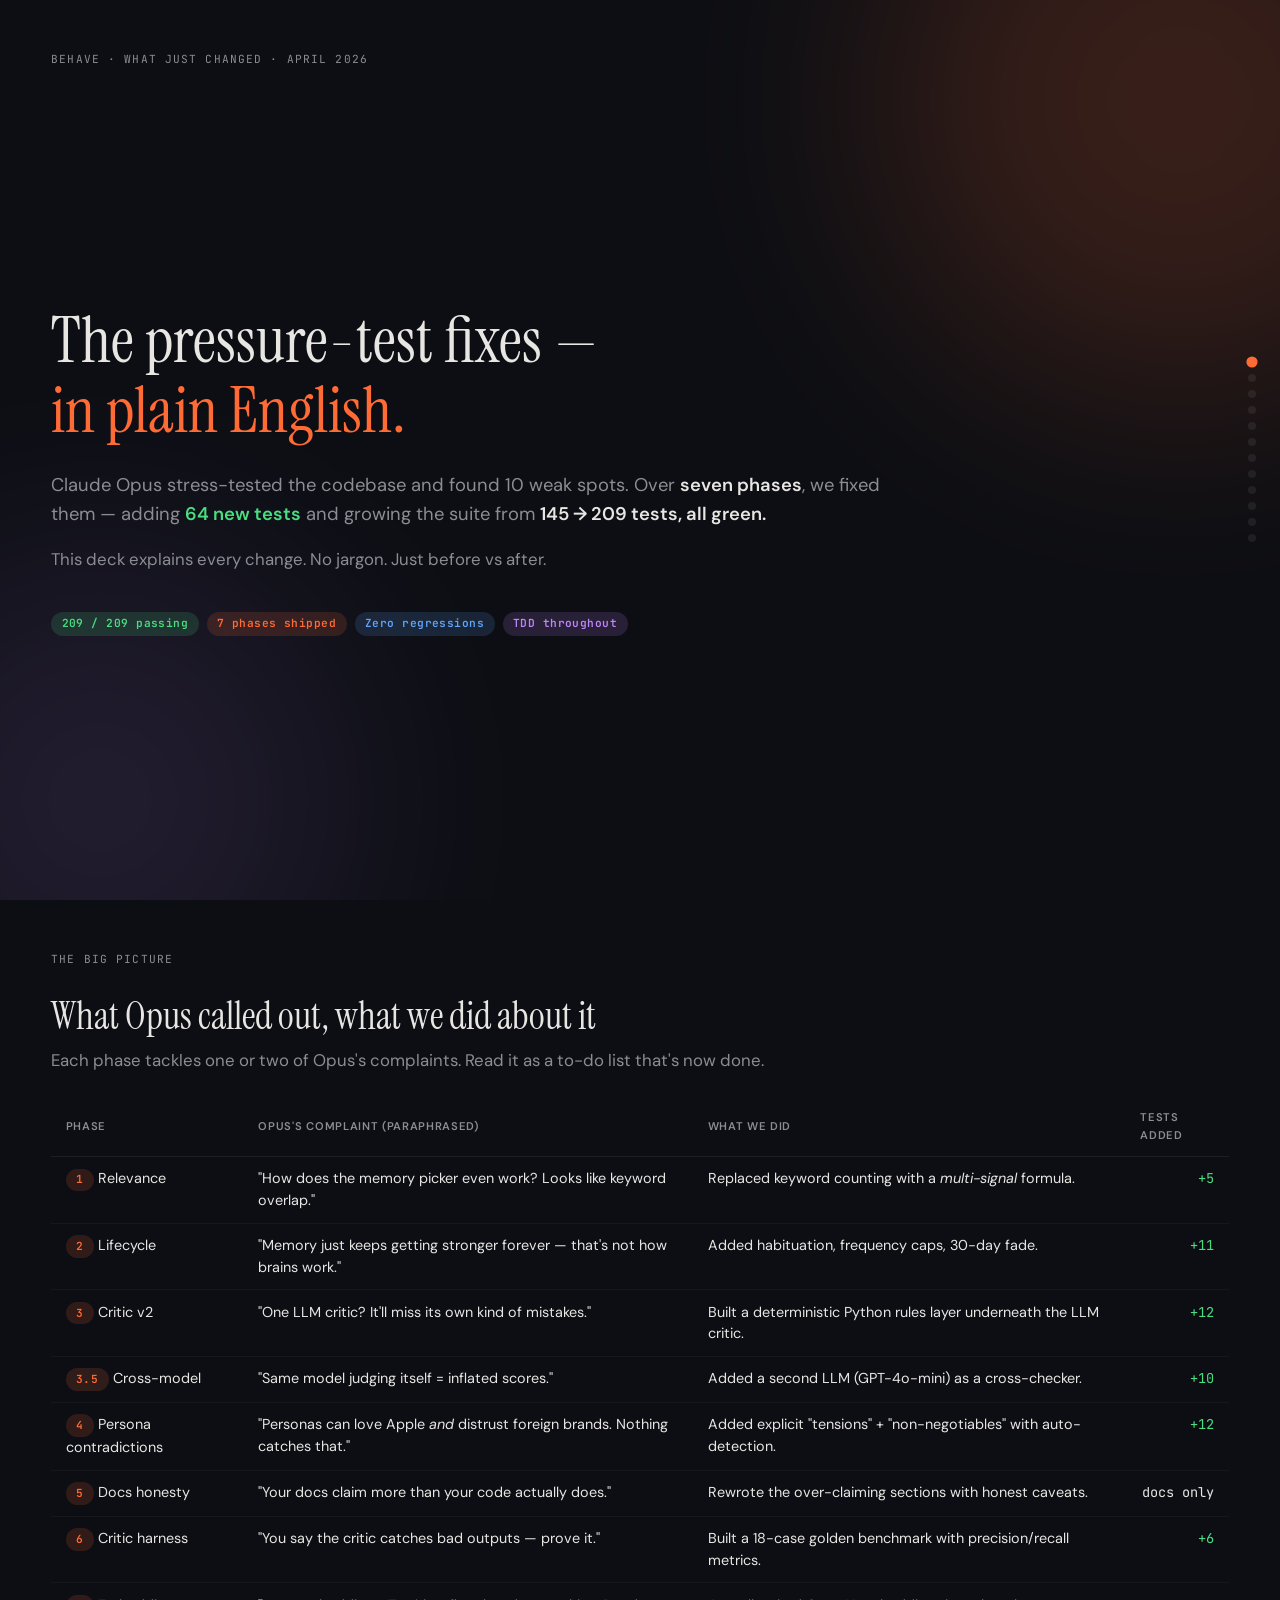
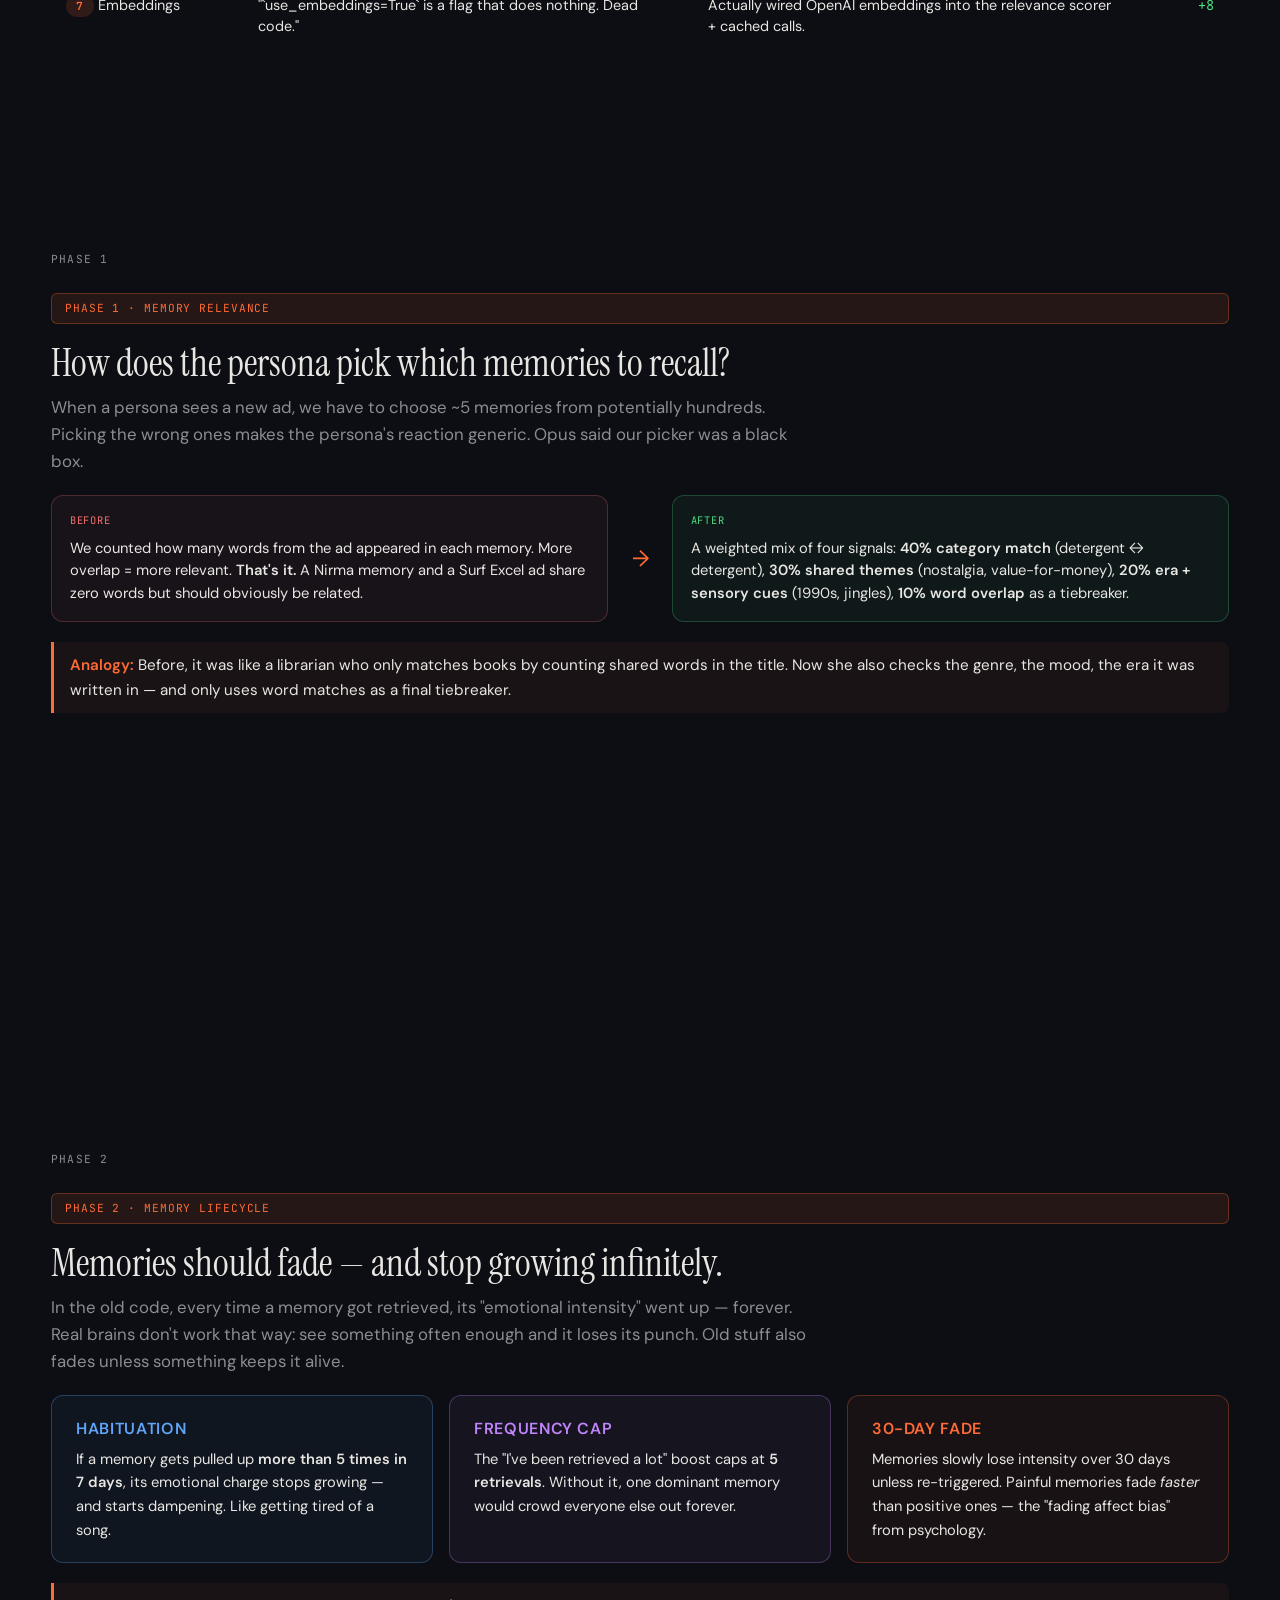
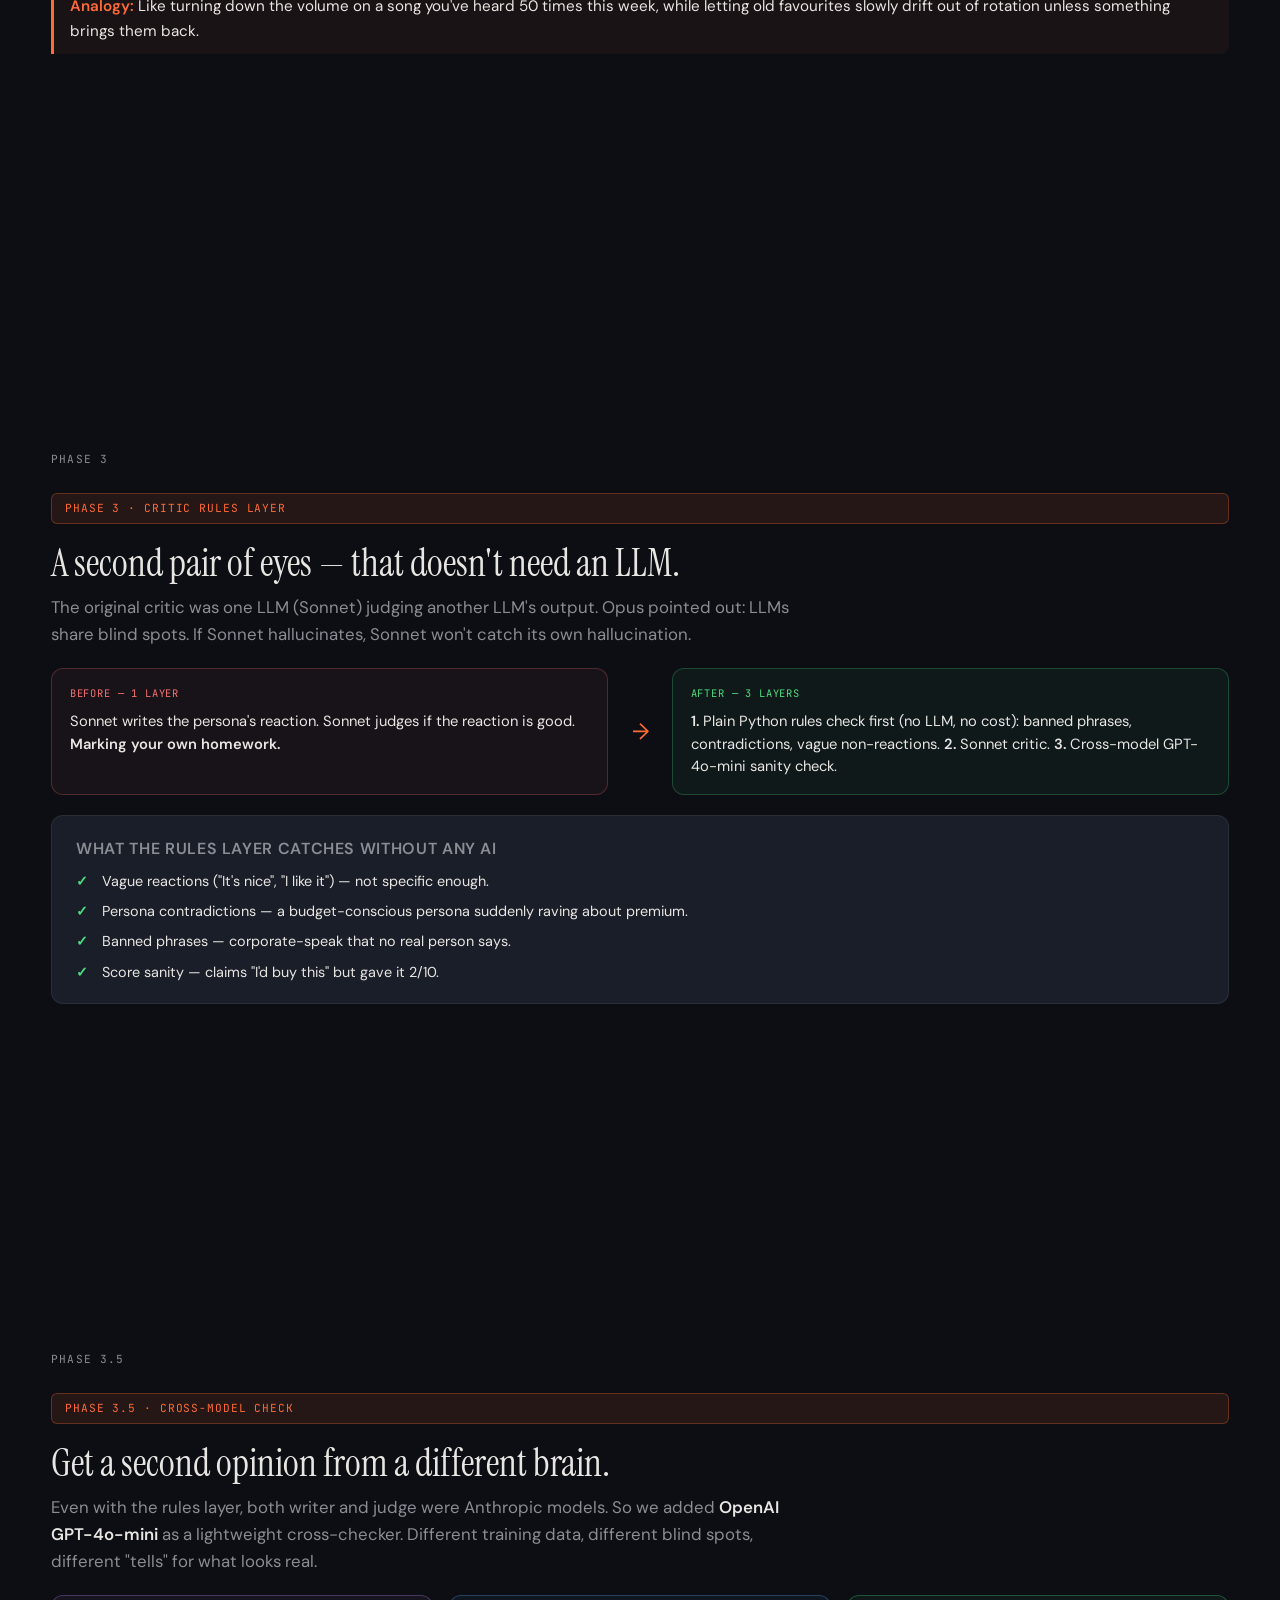
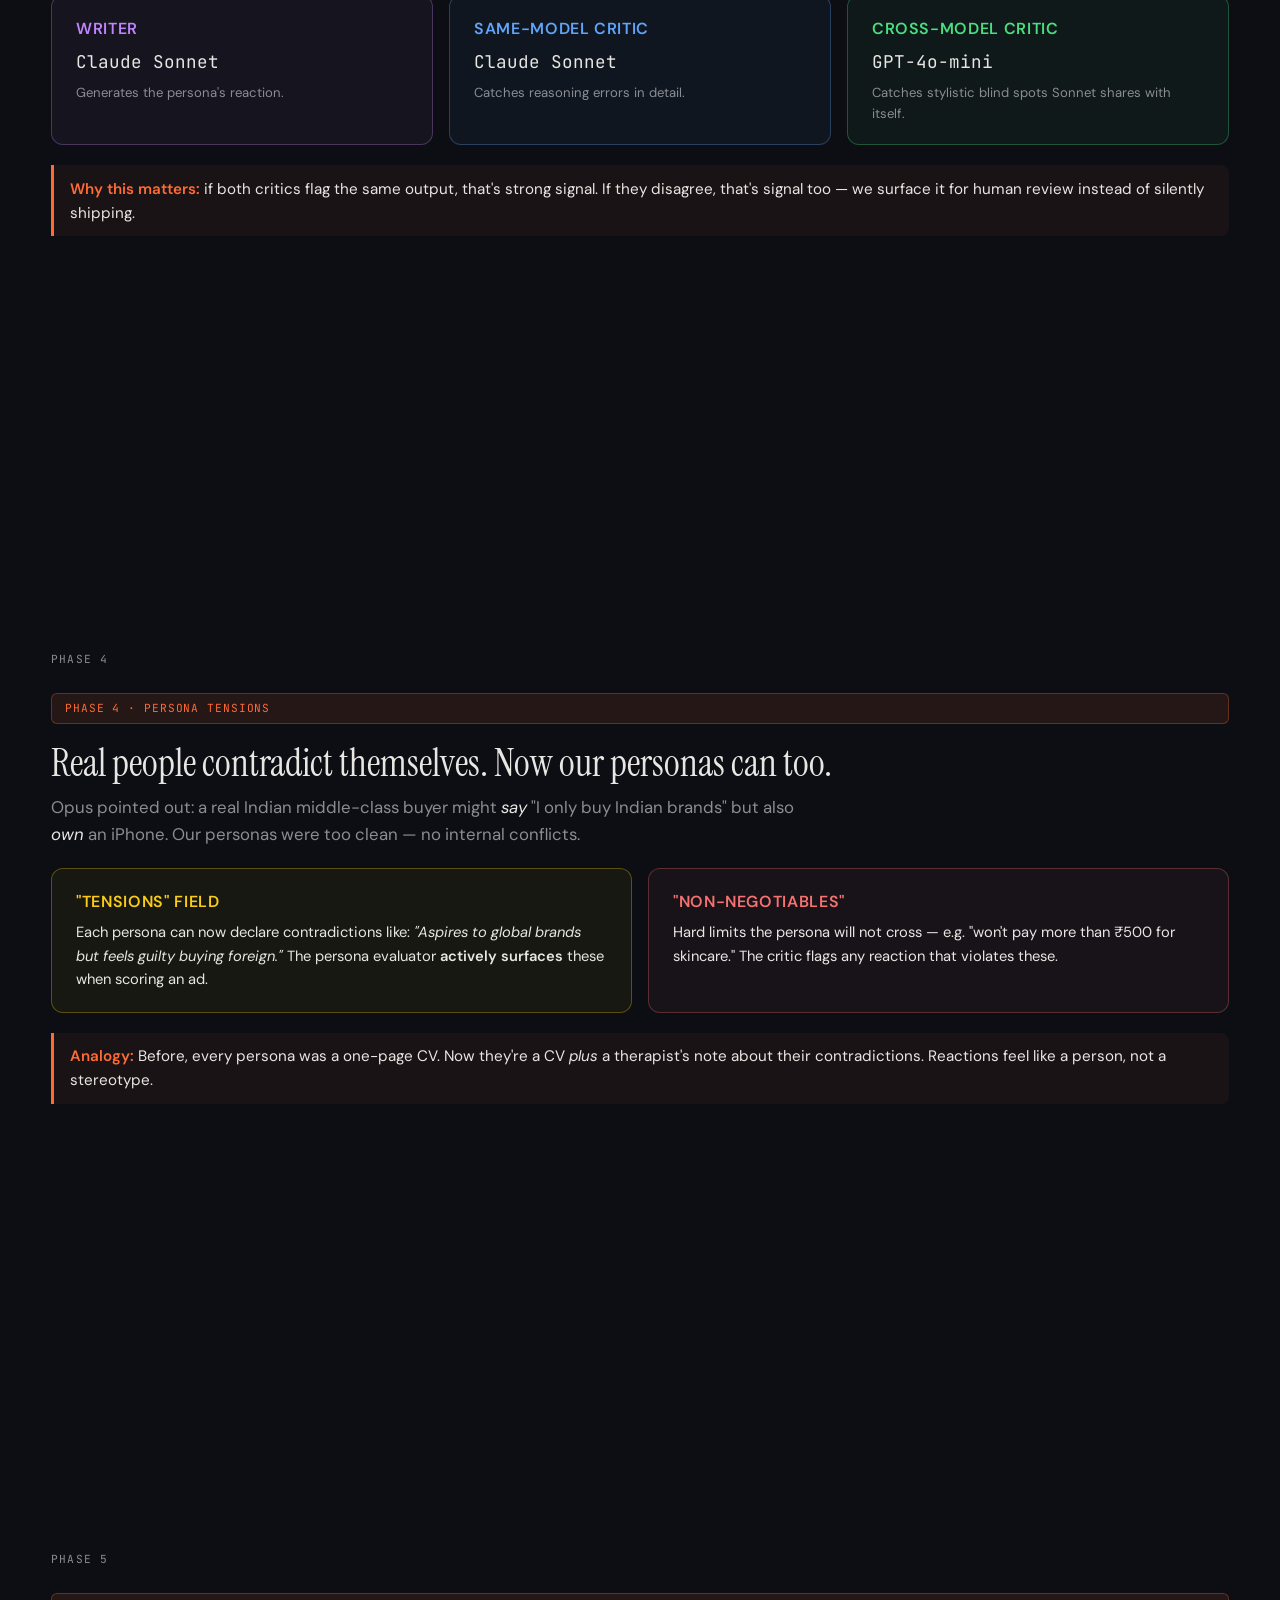
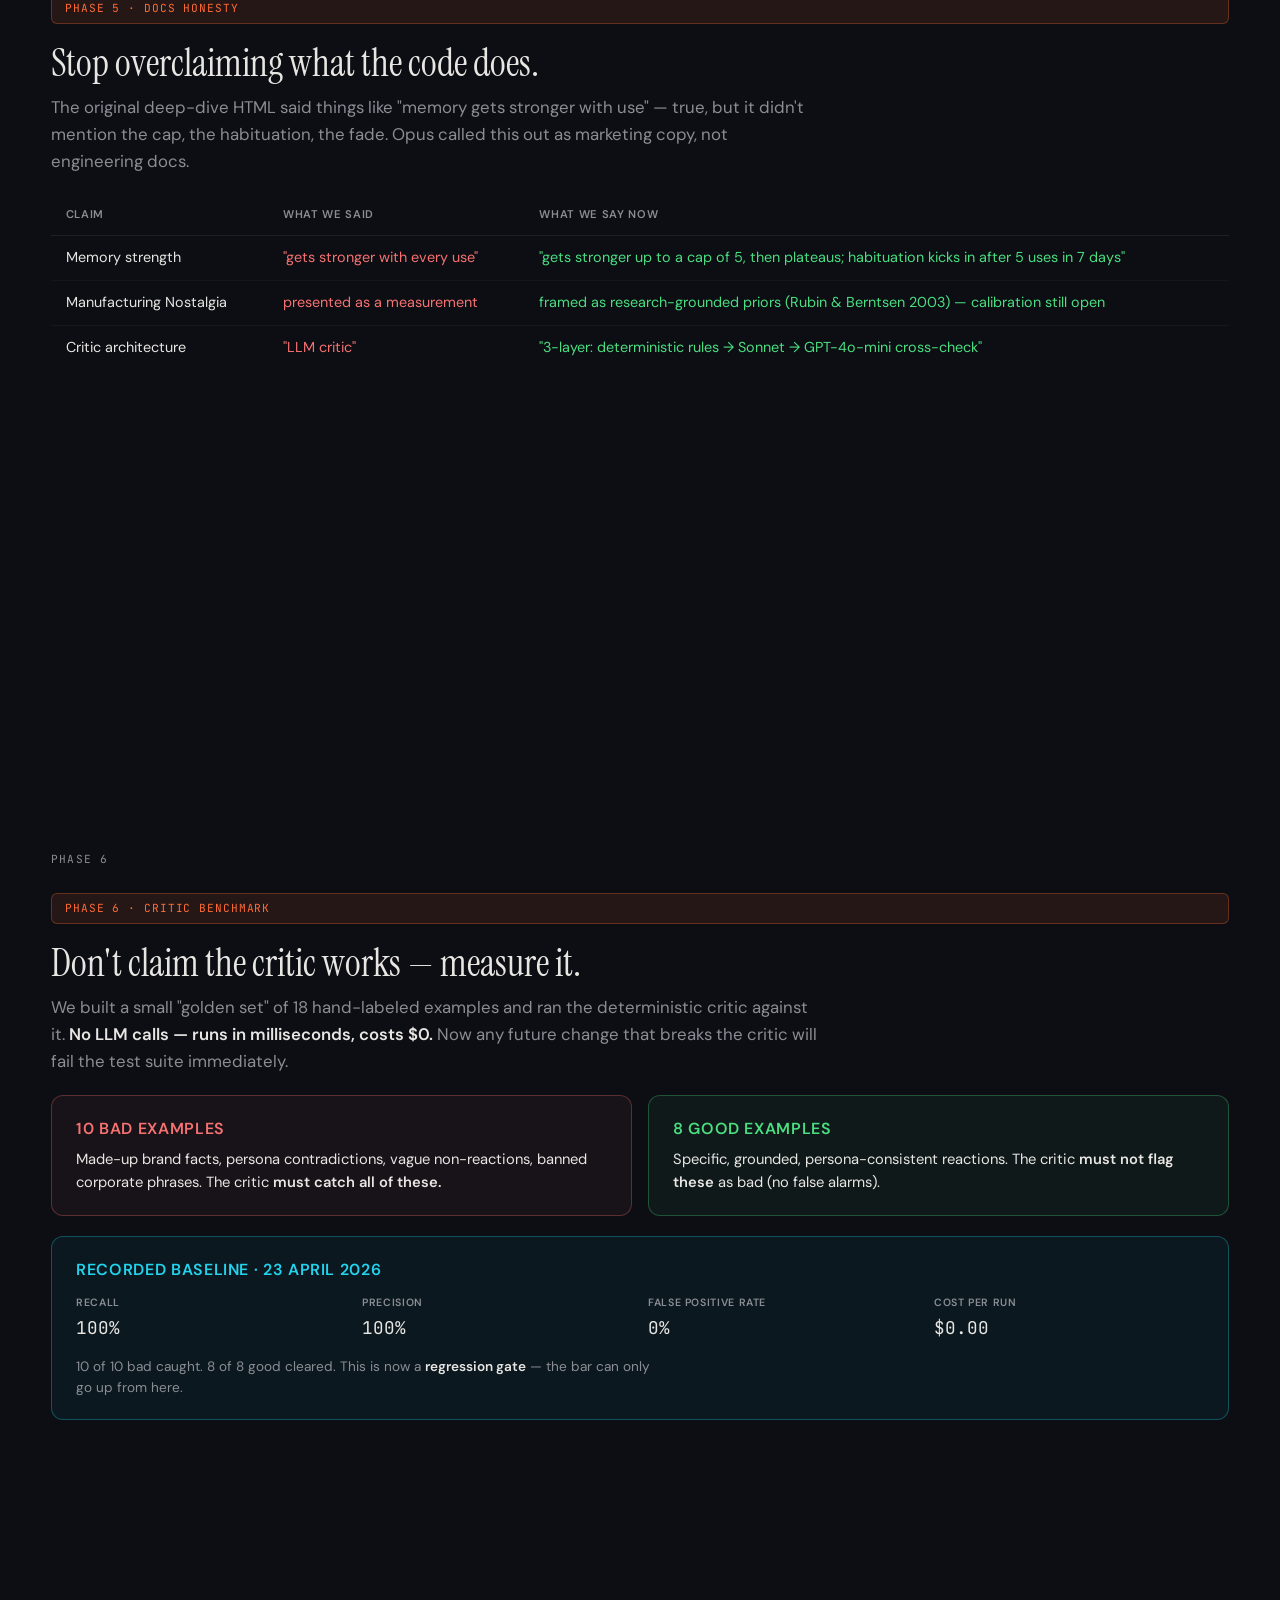
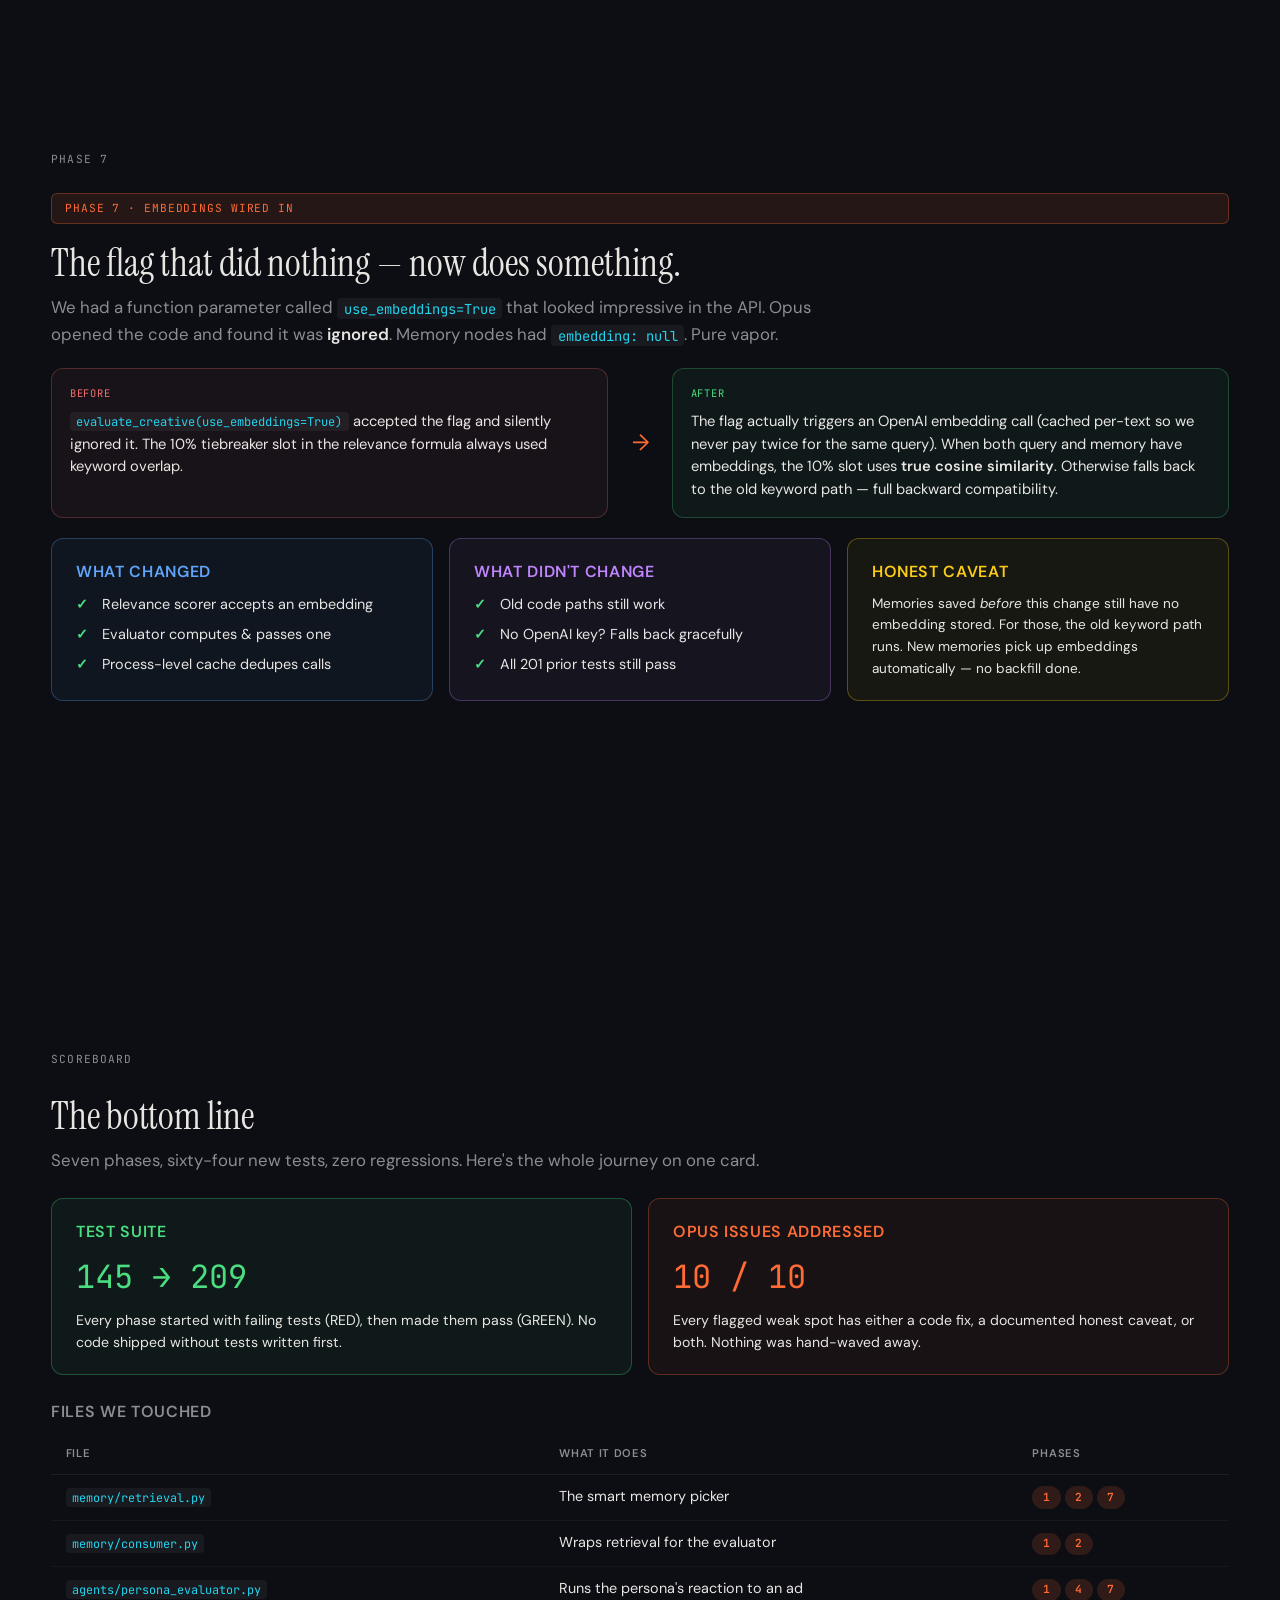
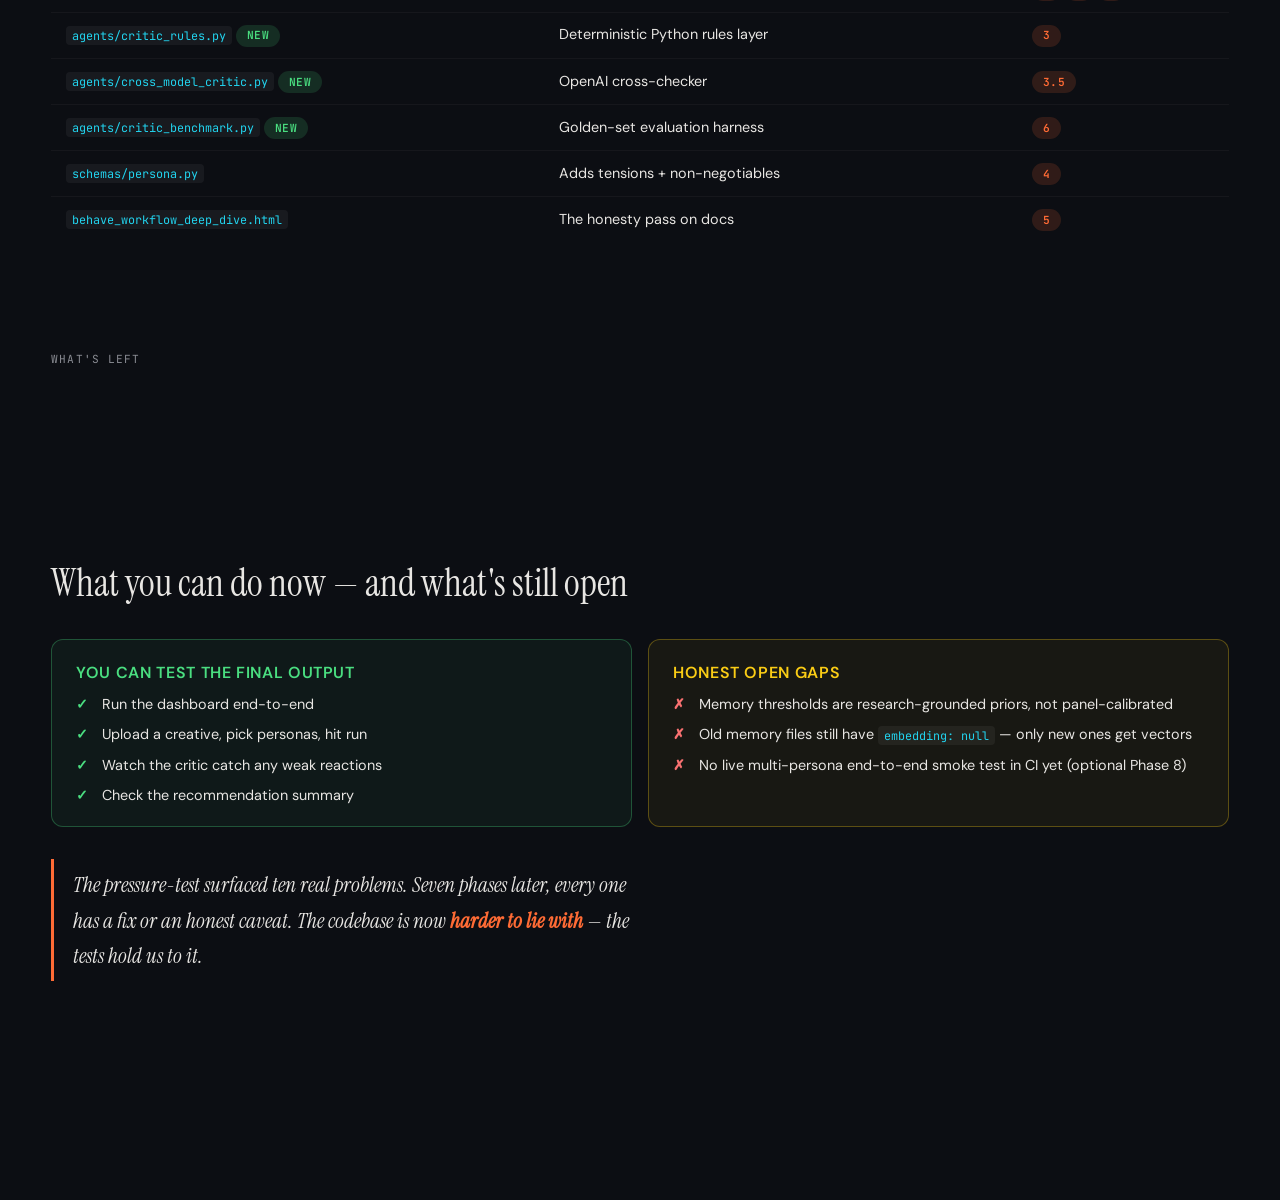
<file: behave_changes_simple.html>
<!DOCTYPE html>
<html lang="en">
<head>
  <meta charset="UTF-8">
  <meta name="viewport" content="width=device-width, initial-scale=1.0">
  <title>Behave — What Just Changed (in plain English)</title>
  <link rel="preconnect" href="https://fonts.googleapis.com">
  <link rel="preconnect" href="https://fonts.gstatic.com" crossorigin>
  <link href="https://fonts.googleapis.com/css2?family=Instrument+Serif:ital@0;1&family=DM+Sans:ital,opsz,wght@0,9..40,300..700;1,9..40,300..700&family=JetBrains+Mono:wght@400;500&display=swap" rel="stylesheet">
  <style>
    :root {
      --bg: #0c0e13;
      --card: #14171f;
      --card2: #1a1e28;
      --text: #e8e6e3;
      --dim: #8b8d94;
      --accent: #ff6b35;
      --green: #4ade80;
      --yellow: #facc15;
      --red: #f87171;
      --blue: #60a5fa;
      --purple: #c084fc;
      --cyan: #22d3ee;
      --pink: #f9a8d4;
      --border: rgba(255,255,255,0.07);
      --serif: 'Instrument Serif', serif;
      --sans: 'DM Sans', sans-serif;
      --mono: 'JetBrains Mono', monospace;
      --r: 12px;
    }
    * { margin:0; padding:0; box-sizing:border-box; }
    html { scroll-behavior:smooth; scroll-snap-type:y mandatory; }
    body { font-family:var(--sans); background:var(--bg); color:var(--text); line-height:1.6; overflow-x:hidden; }

    .slide {
      width:100vw; min-height:100vh; min-height:100dvh;
      scroll-snap-align:start;
      display:flex; flex-direction:column;
      padding:clamp(1.5rem,4vw,4rem);
      position:relative; overflow:hidden;
    }
    .slide__num {
      font-family:var(--mono); font-size:.7rem; color:var(--dim);
      letter-spacing:.1em; margin-bottom:1.5rem;
    }
    h1 { font-family:var(--serif); font-size:clamp(2rem,5vw,4rem); font-weight:400; line-height:1.1; }
    h2 { font-family:var(--serif); font-size:clamp(1.4rem,3vw,2.5rem); font-weight:400; line-height:1.2; margin-bottom:.5rem; }
    h3 { font-family:var(--sans); font-size:clamp(.85rem,1.4vw,1rem); font-weight:600; letter-spacing:.04em; text-transform:uppercase; color:var(--dim); margin-bottom:.4rem; }
    p { font-size:clamp(.92rem,1.4vw,1.05rem); color:var(--dim); max-width:64ch; }
    .accent { color:var(--accent); }
    .green { color:var(--green); }
    .yellow { color:var(--yellow); }
    .blue { color:var(--blue); }
    .purple { color:var(--purple); }
    .cyan { color:var(--cyan); }
    .red { color:var(--red); }
    em { font-style:italic; color:var(--text); }
    strong { color:var(--text); font-weight:600; }

    .card {
      background:var(--card); border:1px solid var(--border);
      border-radius:var(--r); padding:1.25rem 1.5rem;
    }
    .card--accent { border-color:rgba(255,107,53,.3); background:rgba(255,107,53,.05); }
    .card--green  { border-color:rgba(74,222,128,.3); background:rgba(74,222,128,.05); }
    .card--blue   { border-color:rgba(96,165,250,.3); background:rgba(96,165,250,.05); }
    .card--purple { border-color:rgba(192,132,252,.3); background:rgba(192,132,252,.05); }
    .card--yellow { border-color:rgba(250,204,21,.3);  background:rgba(250,204,21,.05); }
    .card--red    { border-color:rgba(248,113,113,.3); background:rgba(248,113,113,.05); }
    .card--cyan   { border-color:rgba(34,211,238,.3);  background:rgba(34,211,238,.05); }

    .grid-2 { display:grid; grid-template-columns:1fr 1fr; gap:1rem; }
    .grid-3 { display:grid; grid-template-columns:repeat(3,1fr); gap:1rem; }
    .grid-auto { display:grid; grid-template-columns:repeat(auto-fit,minmax(240px,1fr)); gap:1rem; }
    @media(max-width:680px) { .grid-2,.grid-3 { grid-template-columns:1fr; } }

    /* Before / After comparison */
    .ba {
      display:grid; grid-template-columns:1fr 40px 1fr; gap:.75rem;
      align-items:stretch;
    }
    @media(max-width:680px) { .ba { grid-template-columns:1fr; } .ba__arrow { display:none; } }
    .ba__col {
      padding:1rem 1.1rem; border-radius:var(--r);
      border:1px solid var(--border);
      display:flex; flex-direction:column; gap:.5rem;
    }
    .ba__col--before { background:rgba(248,113,113,.05); border-color:rgba(248,113,113,.25); }
    .ba__col--after  { background:rgba(74,222,128,.05);  border-color:rgba(74,222,128,.25); }
    .ba__tag {
      font-family:var(--mono); font-size:.65rem; letter-spacing:.08em;
      text-transform:uppercase; color:var(--dim);
    }
    .ba__col--before .ba__tag { color:var(--red); }
    .ba__col--after  .ba__tag { color:var(--green); }
    .ba__body { font-size:.92rem; color:var(--text); line-height:1.55; }
    .ba__arrow {
      display:flex; align-items:center; justify-content:center;
      color:var(--accent); font-size:1.4rem;
    }

    /* Pill */
    .pill {
      display:inline-flex; align-items:center; gap:.3rem;
      padding:.18rem .65rem; border-radius:20px;
      font-size:.7rem; font-weight:600; letter-spacing:.04em;
      font-family:var(--mono);
    }
    .pill--green { background:rgba(74,222,128,.15);  color:var(--green); }
    .pill--red   { background:rgba(248,113,113,.15); color:var(--red); }
    .pill--blue  { background:rgba(96,165,250,.15);  color:var(--blue); }
    .pill--purple{ background:rgba(192,132,252,.15); color:var(--purple); }
    .pill--accent{ background:rgba(255,107,53,.15);  color:var(--accent); }
    .pill--dim   { background:rgba(255,255,255,.06); color:var(--dim); }

    /* Phase chip — top-left badge above each phase title */
    .chip {
      display:inline-flex; align-items:center; gap:.5rem;
      padding:.35rem .8rem; border-radius:6px;
      font-family:var(--mono); font-size:.7rem; letter-spacing:.08em;
      background:rgba(255,107,53,.1); color:var(--accent);
      border:1px solid rgba(255,107,53,.3);
      margin-bottom:1rem;
    }

    /* Score table */
    .scorecard { width:100%; border-collapse:collapse; font-size:.9rem; }
    .scorecard th {
      font-family:var(--sans); font-weight:600; font-size:.7rem;
      letter-spacing:.06em; text-transform:uppercase; color:var(--dim);
      padding:.7rem .9rem; border-bottom:1px solid var(--border);
      text-align:left;
    }
    .scorecard td {
      padding:.7rem .9rem; border-bottom:1px solid rgba(255,255,255,.04);
      vertical-align:top; line-height:1.5;
    }
    .scorecard tr:last-child td { border-bottom:none; }
    .scorecard td.num {
      font-family:var(--mono); font-size:.85rem; text-align:right;
    }

    /* Analogy */
    .analogy {
      border-left:3px solid var(--accent);
      padding:.7rem 1rem;
      background:rgba(255,107,53,.06);
      border-radius:0 8px 8px 0;
      font-size:.95rem;
    }
    .analogy strong { color:var(--accent); }

    /* Key-value */
    .kv-grid { display:grid; grid-template-columns:repeat(auto-fit,minmax(180px,1fr)); gap:1rem; }
    .kv { display:flex; flex-direction:column; gap:.15rem; }
    .kv__label { font-size:.66rem; font-weight:600; letter-spacing:.06em; text-transform:uppercase; color:var(--dim); }
    .kv__val { font-size:1.1rem; color:var(--text); font-family:var(--mono); }

    /* Nav dots */
    .nav {
      position:fixed; right:1.5rem; top:50%; transform:translateY(-50%);
      display:flex; flex-direction:column; gap:.5rem; z-index:100;
    }
    .nav__dot {
      width:8px; height:8px; border-radius:50%;
      background:var(--border); border:none; cursor:pointer;
      transition:all .2s; padding:0;
    }
    .nav__dot.active { background:var(--accent); transform:scale(1.4); }

    .bg-glow {
      position:absolute; border-radius:50%;
      filter:blur(120px); pointer-events:none; z-index:0;
    }
    .slide__inner { position:relative; z-index:1; flex:1; display:flex; flex-direction:column; }

    .quote {
      font-family:var(--serif); font-style:italic;
      font-size:clamp(1rem,1.8vw,1.3rem);
      color:var(--text); border-left:3px solid var(--accent);
      padding:.5rem 1.2rem; line-height:1.7;
    }

    .checklist { list-style:none; padding:0; display:flex; flex-direction:column; gap:.5rem; }
    .checklist li {
      font-size:.9rem; color:var(--text); padding-left:1.6rem; position:relative;
      line-height:1.55;
    }
    .checklist li::before {
      content:"✓"; position:absolute; left:0; top:0;
      color:var(--green); font-weight:700;
    }
    .checklist li.bad::before { content:"✗"; color:var(--red); }

    code {
      font-family:var(--mono); font-size:.82em;
      background:rgba(255,255,255,.05); padding:.1rem .4rem;
      border-radius:4px; color:var(--cyan);
    }
  </style>
</head>
<body>

<nav class="nav" id="navDots"></nav>

<!-- ═══ TITLE ═══ -->
<section class="slide" id="s-title">
  <div class="bg-glow" style="background:var(--accent); width:600px; height:600px; top:-200px; right:-200px; opacity:.18;"></div>
  <div class="bg-glow" style="background:var(--purple); width:500px; height:500px; bottom:-150px; left:-150px; opacity:.12;"></div>

  <div class="slide__num">BEHAVE · WHAT JUST CHANGED · APRIL 2026</div>
  <div class="slide__inner" style="justify-content:center;">
    <h1>The pressure-test fixes —<br><span class="accent">in plain English.</span></h1>
    <p style="margin-top:1.5rem; font-size:1.15rem;">
      Claude Opus stress-tested the codebase and found 10 weak spots.
      Over <strong>seven phases</strong>, we fixed them — adding
      <strong class="green">64 new tests</strong> and growing the suite from
      <strong>145 → 209 tests, all green.</strong>
    </p>
    <p style="margin-top:1rem;">
      This deck explains every change. No jargon. Just before vs after.
    </p>

    <div style="margin-top:2.5rem; display:flex; gap:.5rem; flex-wrap:wrap;">
      <span class="pill pill--green">209 / 209 passing</span>
      <span class="pill pill--accent">7 phases shipped</span>
      <span class="pill pill--blue">Zero regressions</span>
      <span class="pill pill--purple">TDD throughout</span>
    </div>
  </div>
</section>

<!-- ═══ THE BIG PICTURE ═══ -->
<section class="slide" id="s-overview">
  <div class="slide__num">THE BIG PICTURE</div>
  <div class="slide__inner">
    <h2>What Opus called out, what we did about it</h2>
    <p style="margin-bottom:1.5rem;">
      Each phase tackles one or two of Opus's complaints. Read it as a
      to-do list that's now done.
    </p>

    <table class="scorecard">
      <thead>
        <tr><th>Phase</th><th>Opus's complaint (paraphrased)</th><th>What we did</th><th class="num">Tests added</th></tr>
      </thead>
      <tbody>
        <tr>
          <td><span class="pill pill--accent">1</span> Relevance</td>
          <td>"How does the memory picker even work? Looks like keyword overlap."</td>
          <td>Replaced keyword counting with a <em>multi-signal</em> formula.</td>
          <td class="num green">+5</td>
        </tr>
        <tr>
          <td><span class="pill pill--accent">2</span> Lifecycle</td>
          <td>"Memory just keeps getting stronger forever — that's not how brains work."</td>
          <td>Added habituation, frequency caps, 30-day fade.</td>
          <td class="num green">+11</td>
        </tr>
        <tr>
          <td><span class="pill pill--accent">3</span> Critic v2</td>
          <td>"One LLM critic? It'll miss its own kind of mistakes."</td>
          <td>Built a deterministic Python rules layer underneath the LLM critic.</td>
          <td class="num green">+12</td>
        </tr>
        <tr>
          <td><span class="pill pill--accent">3.5</span> Cross-model</td>
          <td>"Same model judging itself = inflated scores."</td>
          <td>Added a second LLM (GPT-4o-mini) as a cross-checker.</td>
          <td class="num green">+10</td>
        </tr>
        <tr>
          <td><span class="pill pill--accent">4</span> Persona contradictions</td>
          <td>"Personas can love Apple <em>and</em> distrust foreign brands. Nothing catches that."</td>
          <td>Added explicit "tensions" + "non-negotiables" with auto-detection.</td>
          <td class="num green">+12</td>
        </tr>
        <tr>
          <td><span class="pill pill--accent">5</span> Docs honesty</td>
          <td>"Your docs claim more than your code actually does."</td>
          <td>Rewrote the over-claiming sections with honest caveats.</td>
          <td class="num dim">docs only</td>
        </tr>
        <tr>
          <td><span class="pill pill--accent">6</span> Critic harness</td>
          <td>"You say the critic catches bad outputs — prove it."</td>
          <td>Built a 18-case golden benchmark with precision/recall metrics.</td>
          <td class="num green">+6</td>
        </tr>
        <tr>
          <td><span class="pill pill--accent">7</span> Embeddings</td>
          <td>"`use_embeddings=True` is a flag that does nothing. Dead code."</td>
          <td>Actually wired OpenAI embeddings into the relevance scorer + cached calls.</td>
          <td class="num green">+8</td>
        </tr>
      </tbody>
    </table>
  </div>
</section>

<!-- ═══ PHASE 1 — RELEVANCE ═══ -->
<section class="slide" id="s-p1">
  <div class="slide__num">PHASE 1</div>
  <div class="slide__inner">
    <span class="chip">PHASE 1 · MEMORY RELEVANCE</span>
    <h2>How does the persona pick which memories to recall?</h2>
    <p style="margin-bottom:1.25rem;">
      When a persona sees a new ad, we have to choose ~5 memories from
      potentially hundreds. Picking the wrong ones makes the persona's
      reaction generic. Opus said our picker was a black box.
    </p>

    <div class="ba" style="margin-bottom:1.25rem;">
      <div class="ba__col ba__col--before">
        <span class="ba__tag">BEFORE</span>
        <div class="ba__body">
          We counted how many words from the ad appeared in each memory.
          More overlap = more relevant. <strong>That's it.</strong>
          A Nirma memory and a Surf Excel ad share zero words but should
          obviously be related.
        </div>
      </div>
      <div class="ba__arrow">→</div>
      <div class="ba__col ba__col--after">
        <span class="ba__tag">AFTER</span>
        <div class="ba__body">
          A weighted mix of four signals:
          <strong>40% category match</strong> (detergent ↔ detergent),
          <strong>30% shared themes</strong> (nostalgia, value-for-money),
          <strong>20% era + sensory cues</strong> (1990s, jingles),
          <strong>10% word overlap</strong> as a tiebreaker.
        </div>
      </div>
    </div>

    <div class="analogy">
      <strong>Analogy:</strong> Before, it was like a librarian who only
      matches books by counting shared words in the title. Now she also
      checks the genre, the mood, the era it was written in — and only
      uses word matches as a final tiebreaker.
    </div>
  </div>
</section>

<!-- ═══ PHASE 2 — LIFECYCLE ═══ -->
<section class="slide" id="s-p2">
  <div class="slide__num">PHASE 2</div>
  <div class="slide__inner">
    <span class="chip">PHASE 2 · MEMORY LIFECYCLE</span>
    <h2>Memories should fade — and stop growing infinitely.</h2>
    <p style="margin-bottom:1.25rem;">
      In the old code, every time a memory got retrieved, its
      "emotional intensity" went up — forever. Real brains don't work
      that way: see something often enough and it loses its punch. Old
      stuff also fades unless something keeps it alive.
    </p>

    <div class="grid-3" style="gap:1rem;">
      <div class="card card--blue">
        <h3 class="blue">Habituation</h3>
        <p style="color:var(--text); font-size:.92rem;">
          If a memory gets pulled up <strong>more than 5 times in 7 days</strong>,
          its emotional charge stops growing — and starts dampening.
          Like getting tired of a song.
        </p>
      </div>
      <div class="card card--purple">
        <h3 class="purple">Frequency cap</h3>
        <p style="color:var(--text); font-size:.92rem;">
          The "I've been retrieved a lot" boost caps at
          <strong>5 retrievals</strong>. Without it, one dominant memory
          would crowd everyone else out forever.
        </p>
      </div>
      <div class="card card--accent">
        <h3 class="accent">30-day fade</h3>
        <p style="color:var(--text); font-size:.92rem;">
          Memories slowly lose intensity over 30 days unless re-triggered.
          Painful memories fade <em>faster</em> than positive ones —
          the "fading affect bias" from psychology.
        </p>
      </div>
    </div>

    <div class="analogy" style="margin-top:1.25rem;">
      <strong>Analogy:</strong> Like turning down the volume on a
      song you've heard 50 times this week, while letting old favourites
      slowly drift out of rotation unless something brings them back.
    </div>
  </div>
</section>

<!-- ═══ PHASE 3 — CRITIC v2 ═══ -->
<section class="slide" id="s-p3">
  <div class="slide__num">PHASE 3</div>
  <div class="slide__inner">
    <span class="chip">PHASE 3 · CRITIC RULES LAYER</span>
    <h2>A second pair of eyes — that doesn't need an LLM.</h2>
    <p style="margin-bottom:1.25rem;">
      The original critic was one LLM (Sonnet) judging another LLM's
      output. Opus pointed out: LLMs share blind spots. If Sonnet
      hallucinates, Sonnet won't catch its own hallucination.
    </p>

    <div class="ba" style="margin-bottom:1.25rem;">
      <div class="ba__col ba__col--before">
        <span class="ba__tag">BEFORE — 1 LAYER</span>
        <div class="ba__body">
          Sonnet writes the persona's reaction. Sonnet judges if the
          reaction is good. <strong>Marking your own homework.</strong>
        </div>
      </div>
      <div class="ba__arrow">→</div>
      <div class="ba__col ba__col--after">
        <span class="ba__tag">AFTER — 3 LAYERS</span>
        <div class="ba__body">
          <strong>1.</strong> Plain Python rules check first
          (no LLM, no cost): banned phrases, contradictions, vague
          non-reactions. <strong>2.</strong> Sonnet critic.
          <strong>3.</strong> Cross-model GPT-4o-mini sanity check.
        </div>
      </div>
    </div>

    <div class="card" style="background:var(--card2);">
      <h3>What the rules layer catches without any AI</h3>
      <ul class="checklist" style="margin-top:.5rem;">
        <li>Vague reactions ("It's nice", "I like it") — not specific enough.</li>
        <li>Persona contradictions — a budget-conscious persona suddenly raving about premium.</li>
        <li>Banned phrases — corporate-speak that no real person says.</li>
        <li>Score sanity — claims "I'd buy this" but gave it 2/10.</li>
      </ul>
    </div>
  </div>
</section>

<!-- ═══ PHASE 3.5 — CROSS-MODEL ═══ -->
<section class="slide" id="s-p35">
  <div class="slide__num">PHASE 3.5</div>
  <div class="slide__inner">
    <span class="chip">PHASE 3.5 · CROSS-MODEL CHECK</span>
    <h2>Get a second opinion from a different brain.</h2>
    <p style="margin-bottom:1.25rem;">
      Even with the rules layer, both writer and judge were Anthropic
      models. So we added <strong>OpenAI GPT-4o-mini</strong> as a
      lightweight cross-checker. Different training data, different
      blind spots, different "tells" for what looks real.
    </p>

    <div class="kv-grid">
      <div class="card card--purple">
        <h3 class="purple">Writer</h3>
        <div class="kv__val">Claude Sonnet</div>
        <p style="font-size:.82rem; margin-top:.4rem;">Generates the persona's reaction.</p>
      </div>
      <div class="card card--blue">
        <h3 class="blue">Same-model critic</h3>
        <div class="kv__val">Claude Sonnet</div>
        <p style="font-size:.82rem; margin-top:.4rem;">Catches reasoning errors in detail.</p>
      </div>
      <div class="card card--green">
        <h3 class="green">Cross-model critic</h3>
        <div class="kv__val">GPT-4o-mini</div>
        <p style="font-size:.82rem; margin-top:.4rem;">Catches stylistic blind spots Sonnet shares with itself.</p>
      </div>
    </div>

    <div class="analogy" style="margin-top:1.25rem;">
      <strong>Why this matters:</strong> if both critics flag the same
      output, that's strong signal. If they disagree, that's signal too —
      we surface it for human review instead of silently shipping.
    </div>
  </div>
</section>

<!-- ═══ PHASE 4 — PERSONA TENSIONS ═══ -->
<section class="slide" id="s-p4">
  <div class="slide__num">PHASE 4</div>
  <div class="slide__inner">
    <span class="chip">PHASE 4 · PERSONA TENSIONS</span>
    <h2>Real people contradict themselves. Now our personas can too.</h2>
    <p style="margin-bottom:1.25rem;">
      Opus pointed out: a real Indian middle-class buyer might
      <em>say</em> "I only buy Indian brands" but also <em>own</em> an
      iPhone. Our personas were too clean — no internal conflicts.
    </p>

    <div class="grid-2">
      <div class="card card--yellow">
        <h3 class="yellow">"Tensions" field</h3>
        <p style="color:var(--text); font-size:.92rem;">
          Each persona can now declare contradictions like:
          <em>"Aspires to global brands but feels guilty buying foreign."</em>
          The persona evaluator <strong>actively surfaces</strong> these
          when scoring an ad.
        </p>
      </div>
      <div class="card card--red">
        <h3 class="red">"Non-negotiables"</h3>
        <p style="color:var(--text); font-size:.92rem;">
          Hard limits the persona will not cross — e.g. "won't pay
          more than ₹500 for skincare." The critic flags any reaction
          that violates these.
        </p>
      </div>
    </div>

    <div class="analogy" style="margin-top:1.25rem;">
      <strong>Analogy:</strong> Before, every persona was a one-page CV.
      Now they're a CV <em>plus</em> a therapist's note about their
      contradictions. Reactions feel like a person, not a stereotype.
    </div>
  </div>
</section>

<!-- ═══ PHASE 5 — DOCS ═══ -->
<section class="slide" id="s-p5">
  <div class="slide__num">PHASE 5</div>
  <div class="slide__inner">
    <span class="chip">PHASE 5 · DOCS HONESTY</span>
    <h2>Stop overclaiming what the code does.</h2>
    <p style="margin-bottom:1.25rem;">
      The original deep-dive HTML said things like "memory gets stronger
      with use" — true, but it didn't mention the cap, the habituation,
      the fade. Opus called this out as marketing copy, not engineering
      docs.
    </p>

    <table class="scorecard">
      <thead>
        <tr><th>Claim</th><th>What we said</th><th>What we say now</th></tr>
      </thead>
      <tbody>
        <tr>
          <td>Memory strength</td>
          <td class="red">"gets stronger with every use"</td>
          <td class="green">"gets stronger up to a cap of 5, then plateaus; habituation kicks in after 5 uses in 7 days"</td>
        </tr>
        <tr>
          <td>Manufacturing Nostalgia</td>
          <td class="red">presented as a measurement</td>
          <td class="green">framed as research-grounded priors (Rubin & Berntsen 2003) — calibration still open</td>
        </tr>
        <tr>
          <td>Critic architecture</td>
          <td class="red">"LLM critic"</td>
          <td class="green">"3-layer: deterministic rules → Sonnet → GPT-4o-mini cross-check"</td>
        </tr>
      </tbody>
    </table>
  </div>
</section>

<!-- ═══ PHASE 6 — BENCHMARK ═══ -->
<section class="slide" id="s-p6">
  <div class="slide__num">PHASE 6</div>
  <div class="slide__inner">
    <span class="chip">PHASE 6 · CRITIC BENCHMARK</span>
    <h2>Don't claim the critic works — measure it.</h2>
    <p style="margin-bottom:1.25rem;">
      We built a small "golden set" of 18 hand-labeled examples and ran
      the deterministic critic against it. <strong>No LLM calls — runs
      in milliseconds, costs $0.</strong> Now any future change that
      breaks the critic will fail the test suite immediately.
    </p>

    <div class="grid-2" style="margin-bottom:1.25rem;">
      <div class="card card--red">
        <h3 class="red">10 bad examples</h3>
        <p style="color:var(--text); font-size:.92rem;">
          Made-up brand facts, persona contradictions, vague
          non-reactions, banned corporate phrases. The critic
          <strong>must catch all of these.</strong>
        </p>
      </div>
      <div class="card card--green">
        <h3 class="green">8 good examples</h3>
        <p style="color:var(--text); font-size:.92rem;">
          Specific, grounded, persona-consistent reactions. The
          critic <strong>must not flag these</strong> as bad
          (no false alarms).
        </p>
      </div>
    </div>

    <div class="card card--cyan">
      <h3 class="cyan">Recorded baseline · 23 April 2026</h3>
      <div class="kv-grid" style="margin-top:.75rem;">
        <div class="kv">
          <span class="kv__label">Recall</span>
          <span class="kv__val green">100%</span>
        </div>
        <div class="kv">
          <span class="kv__label">Precision</span>
          <span class="kv__val green">100%</span>
        </div>
        <div class="kv">
          <span class="kv__label">False Positive Rate</span>
          <span class="kv__val green">0%</span>
        </div>
        <div class="kv">
          <span class="kv__label">Cost per run</span>
          <span class="kv__val green">$0.00</span>
        </div>
      </div>
      <p style="margin-top:.85rem; font-size:.85rem;">
        10 of 10 bad caught. 8 of 8 good cleared. This is now a
        <strong>regression gate</strong> — the bar can only go up from here.
      </p>
    </div>
  </div>
</section>

<!-- ═══ PHASE 7 — EMBEDDINGS ═══ -->
<section class="slide" id="s-p7">
  <div class="slide__num">PHASE 7</div>
  <div class="slide__inner">
    <span class="chip">PHASE 7 · EMBEDDINGS WIRED IN</span>
    <h2>The flag that did nothing — now does something.</h2>
    <p style="margin-bottom:1.25rem;">
      We had a function parameter called <code>use_embeddings=True</code>
      that looked impressive in the API. Opus opened the code and found
      it was <strong>ignored</strong>. Memory nodes had
      <code>embedding: null</code>. Pure vapor.
    </p>

    <div class="ba" style="margin-bottom:1.25rem;">
      <div class="ba__col ba__col--before">
        <span class="ba__tag">BEFORE</span>
        <div class="ba__body">
          <code>evaluate_creative(use_embeddings=True)</code> accepted
          the flag and silently ignored it. The 10% tiebreaker slot in
          the relevance formula always used keyword overlap.
        </div>
      </div>
      <div class="ba__arrow">→</div>
      <div class="ba__col ba__col--after">
        <span class="ba__tag">AFTER</span>
        <div class="ba__body">
          The flag actually triggers an OpenAI embedding call (cached
          per-text so we never pay twice for the same query). When both
          query and memory have embeddings, the 10% slot uses
          <strong>true cosine similarity</strong>. Otherwise falls
          back to the old keyword path — full backward compatibility.
        </div>
      </div>
    </div>

    <div class="grid-3">
      <div class="card card--blue">
        <h3 class="blue">What changed</h3>
        <ul class="checklist" style="margin-top:.5rem;">
          <li>Relevance scorer accepts an embedding</li>
          <li>Evaluator computes & passes one</li>
          <li>Process-level cache dedupes calls</li>
        </ul>
      </div>
      <div class="card card--purple">
        <h3 class="purple">What didn't change</h3>
        <ul class="checklist" style="margin-top:.5rem;">
          <li>Old code paths still work</li>
          <li>No OpenAI key? Falls back gracefully</li>
          <li>All 201 prior tests still pass</li>
        </ul>
      </div>
      <div class="card card--yellow">
        <h3 class="yellow">Honest caveat</h3>
        <p style="color:var(--text); font-size:.85rem; margin-top:.5rem;">
          Memories saved <em>before</em> this change still have no
          embedding stored. For those, the old keyword path runs. New
          memories pick up embeddings automatically — no backfill done.
        </p>
      </div>
    </div>
  </div>
</section>

<!-- ═══ THE SCORECARD ═══ -->
<section class="slide" id="s-scorecard">
  <div class="slide__num">SCOREBOARD</div>
  <div class="slide__inner">
    <h2>The bottom line</h2>
    <p style="margin-bottom:1.5rem;">
      Seven phases, sixty-four new tests, zero regressions. Here's the
      whole journey on one card.
    </p>

    <div class="grid-2" style="margin-bottom:1.5rem;">
      <div class="card card--green">
        <h3 class="green">Test suite</h3>
        <div style="font-family:var(--mono); font-size:2rem; color:var(--green); margin:.4rem 0;">
          145 → 209
        </div>
        <p style="color:var(--text); font-size:.88rem;">
          Every phase started with failing tests (RED), then made them
          pass (GREEN). No code shipped without tests written first.
        </p>
      </div>
      <div class="card card--accent">
        <h3 class="accent">Opus issues addressed</h3>
        <div style="font-family:var(--mono); font-size:2rem; color:var(--accent); margin:.4rem 0;">
          10 / 10
        </div>
        <p style="color:var(--text); font-size:.88rem;">
          Every flagged weak spot has either a code fix, a documented
          honest caveat, or both. Nothing was hand-waved away.
        </p>
      </div>
    </div>

    <h3 style="margin-bottom:.6rem;">Files we touched</h3>
    <table class="scorecard">
      <thead>
        <tr><th>File</th><th>What it does</th><th>Phases</th></tr>
      </thead>
      <tbody>
        <tr>
          <td><code>memory/retrieval.py</code></td>
          <td>The smart memory picker</td>
          <td><span class="pill pill--accent">1</span> <span class="pill pill--accent">2</span> <span class="pill pill--accent">7</span></td>
        </tr>
        <tr>
          <td><code>memory/consumer.py</code></td>
          <td>Wraps retrieval for the evaluator</td>
          <td><span class="pill pill--accent">1</span> <span class="pill pill--accent">2</span></td>
        </tr>
        <tr>
          <td><code>agents/persona_evaluator.py</code></td>
          <td>Runs the persona's reaction to an ad</td>
          <td><span class="pill pill--accent">1</span> <span class="pill pill--accent">4</span> <span class="pill pill--accent">7</span></td>
        </tr>
        <tr>
          <td><code>agents/critic_rules.py</code> <span class="pill pill--green">NEW</span></td>
          <td>Deterministic Python rules layer</td>
          <td><span class="pill pill--accent">3</span></td>
        </tr>
        <tr>
          <td><code>agents/cross_model_critic.py</code> <span class="pill pill--green">NEW</span></td>
          <td>OpenAI cross-checker</td>
          <td><span class="pill pill--accent">3.5</span></td>
        </tr>
        <tr>
          <td><code>agents/critic_benchmark.py</code> <span class="pill pill--green">NEW</span></td>
          <td>Golden-set evaluation harness</td>
          <td><span class="pill pill--accent">6</span></td>
        </tr>
        <tr>
          <td><code>schemas/persona.py</code></td>
          <td>Adds tensions + non-negotiables</td>
          <td><span class="pill pill--accent">4</span></td>
        </tr>
        <tr>
          <td><code>behave_workflow_deep_dive.html</code></td>
          <td>The honesty pass on docs</td>
          <td><span class="pill pill--accent">5</span></td>
        </tr>
      </tbody>
    </table>
  </div>
</section>

<!-- ═══ WHAT'S LEFT ═══ -->
<section class="slide" id="s-whatsleft">
  <div class="slide__num">WHAT'S LEFT</div>
  <div class="slide__inner" style="justify-content:center;">
    <h2>What you can do now — and what's still open</h2>

    <div class="grid-2" style="margin-top:1.5rem;">
      <div class="card card--green">
        <h3 class="green">You can test the final output</h3>
        <ul class="checklist" style="margin-top:.5rem;">
          <li>Run the dashboard end-to-end</li>
          <li>Upload a creative, pick personas, hit run</li>
          <li>Watch the critic catch any weak reactions</li>
          <li>Check the recommendation summary</li>
        </ul>
      </div>
      <div class="card card--yellow">
        <h3 class="yellow">Honest open gaps</h3>
        <ul class="checklist" style="margin-top:.5rem;">
          <li class="bad">Memory thresholds are research-grounded priors, not panel-calibrated</li>
          <li class="bad">Old memory files still have <code>embedding: null</code> — only new ones get vectors</li>
          <li class="bad">No live multi-persona end-to-end smoke test in CI yet (optional Phase 8)</li>
        </ul>
      </div>
    </div>

    <div class="quote" style="margin-top:2rem; max-width:60ch;">
      The pressure-test surfaced ten real problems. Seven phases later,
      every one has a fix or an honest caveat. The codebase is now
      <strong class="accent">harder to lie with</strong> — the tests
      hold us to it.
    </div>
  </div>
</section>

<script>
  // Nav dots
  const slides = document.querySelectorAll('.slide');
  const navDots = document.getElementById('navDots');
  slides.forEach((s, i) => {
    const dot = document.createElement('button');
    dot.className = 'nav__dot';
    dot.title = s.id;
    dot.onclick = () => s.scrollIntoView({ behavior: 'smooth' });
    navDots.appendChild(dot);
  });
  const dots = navDots.querySelectorAll('.nav__dot');
  const obs = new IntersectionObserver(entries => {
    entries.forEach(e => {
      if (e.isIntersecting) {
        const idx = [...slides].indexOf(e.target);
        dots.forEach((d, i) => d.classList.toggle('active', i === idx));
      }
    });
  }, { threshold: 0.55 });
  slides.forEach(s => obs.observe(s));
</script>

</body>
</html>
</file>
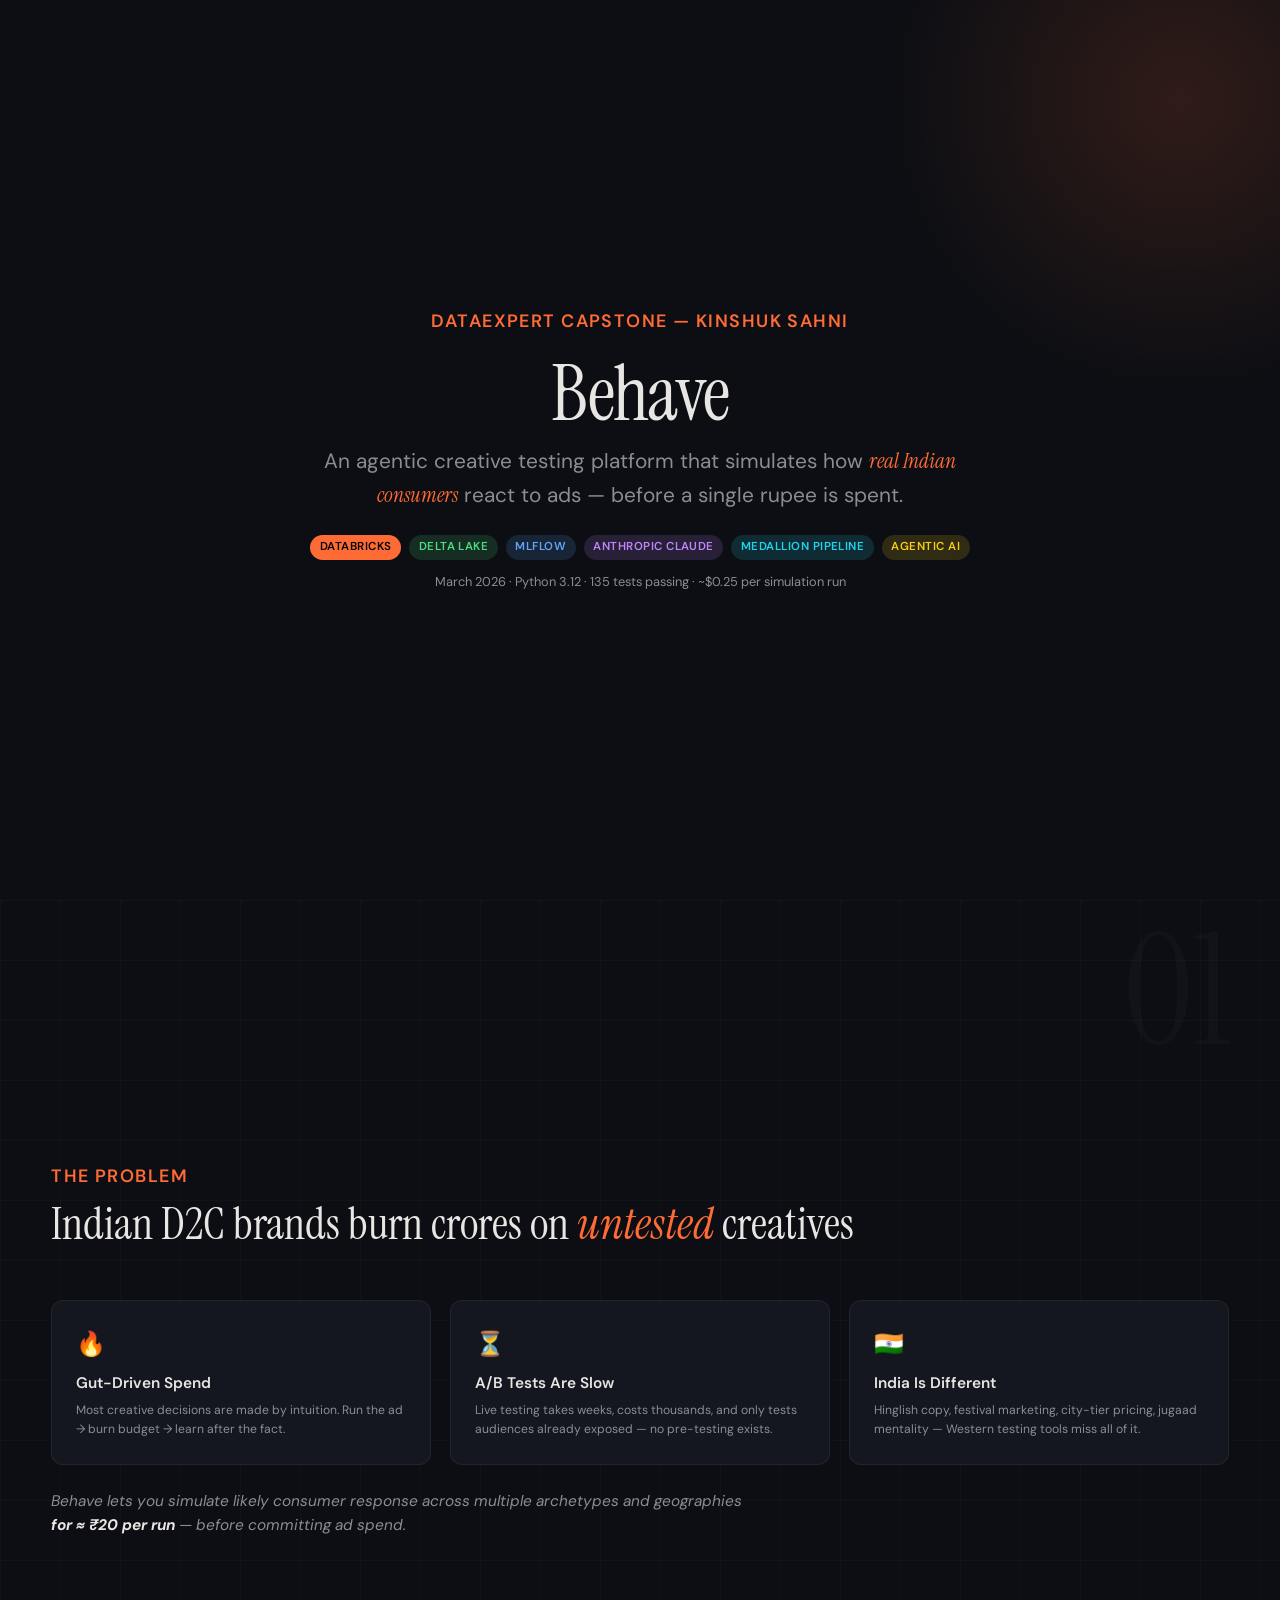
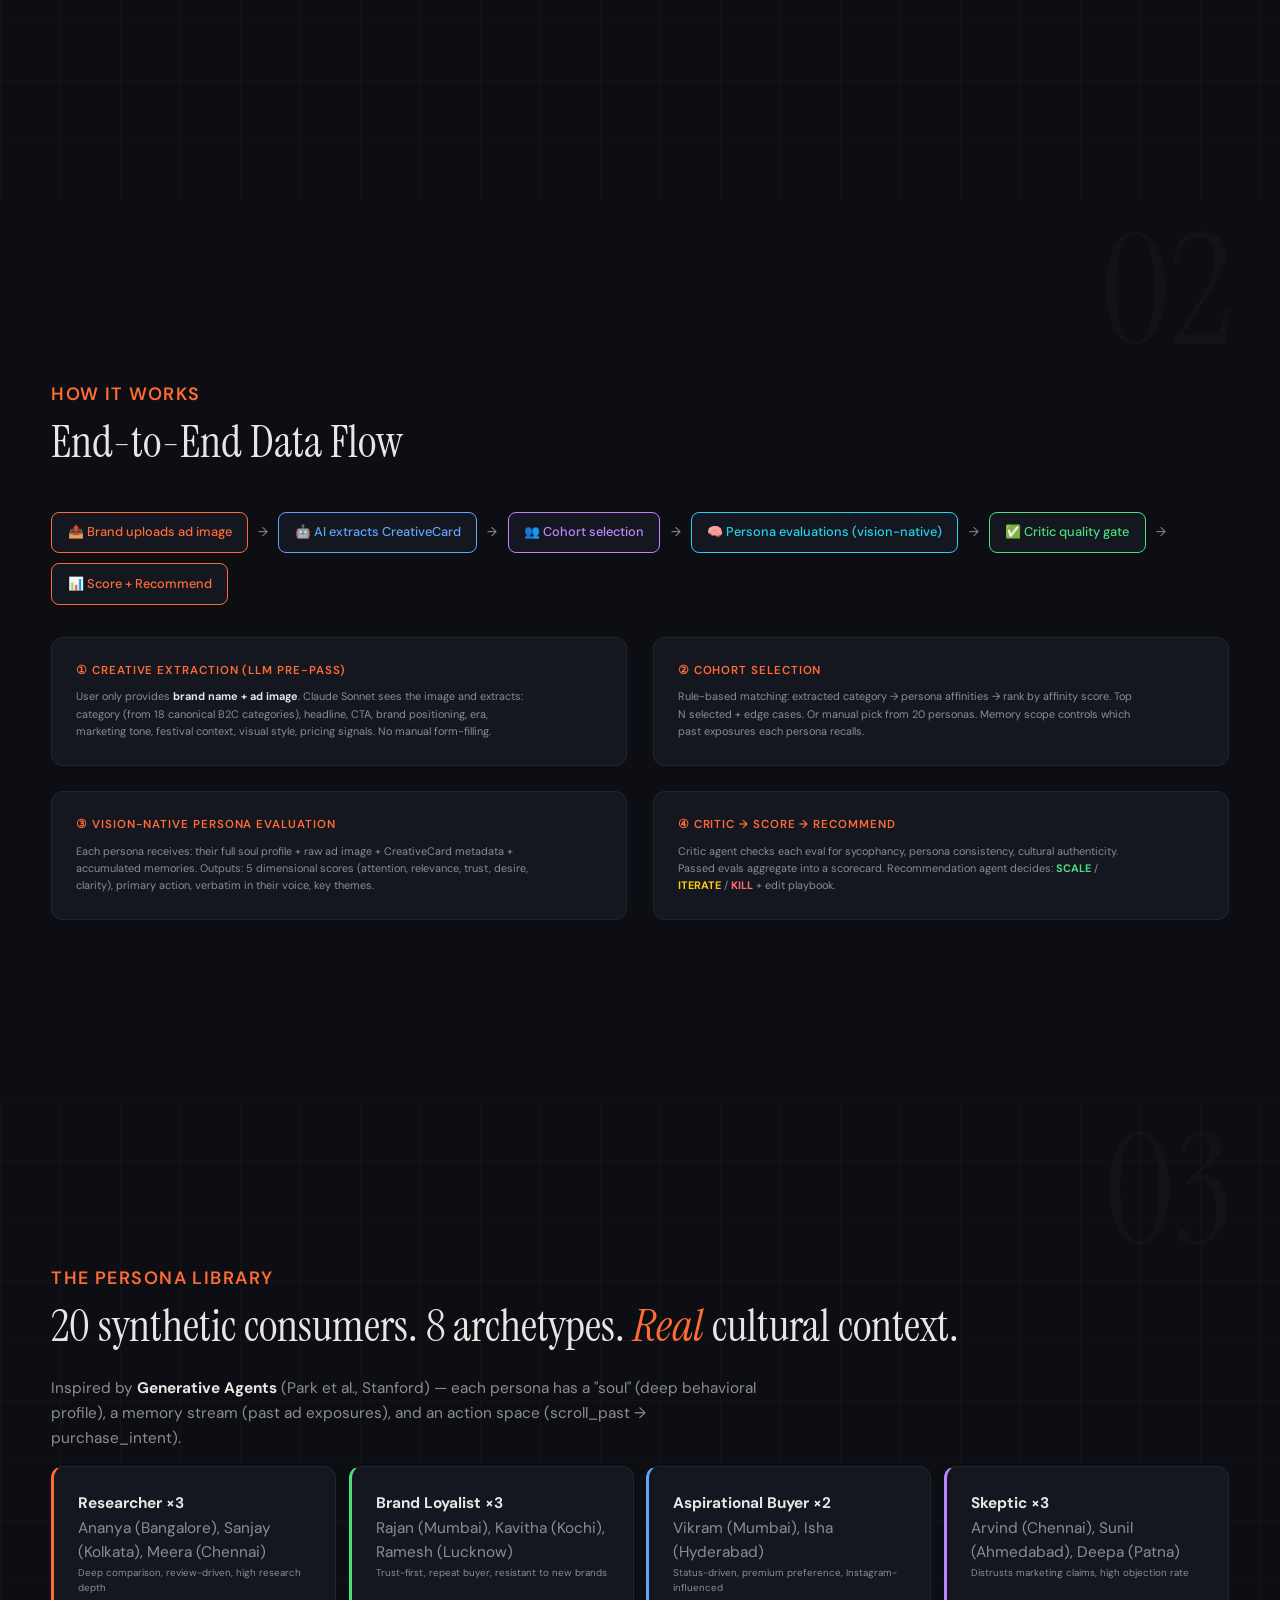
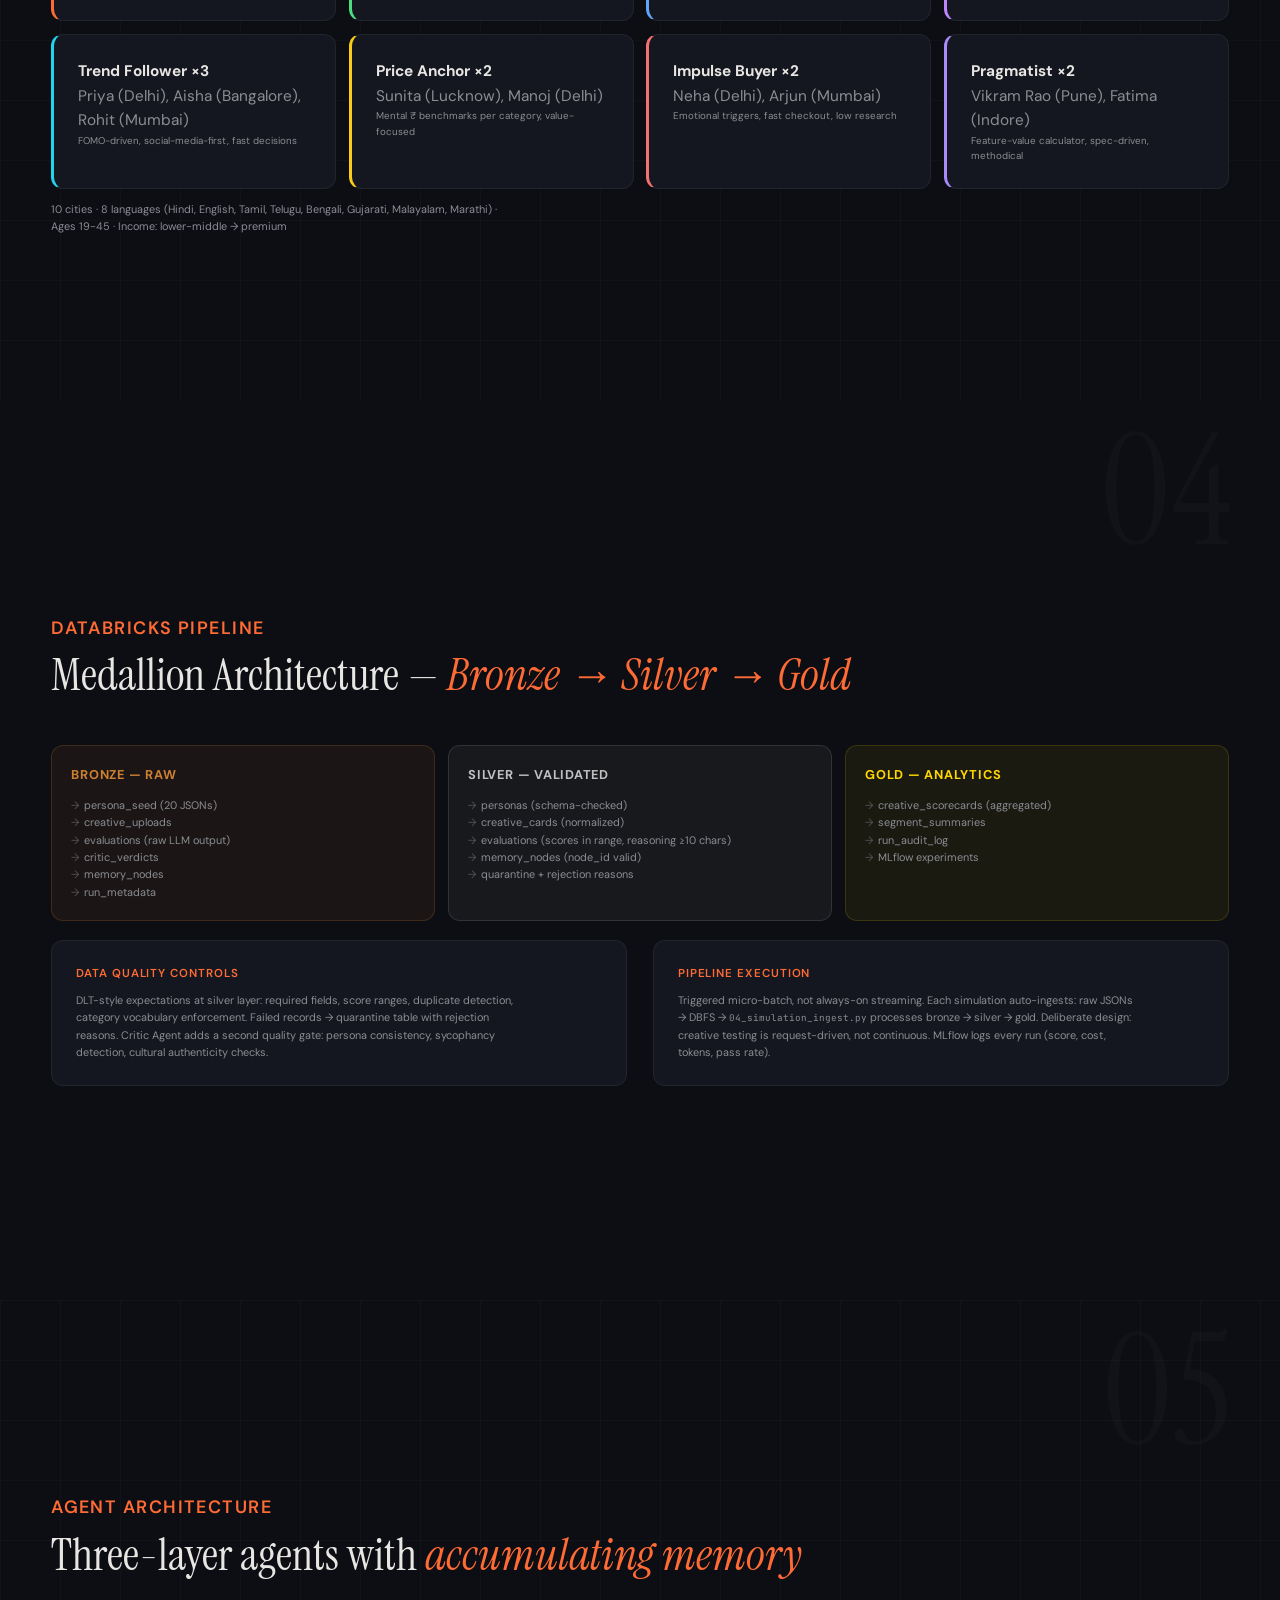
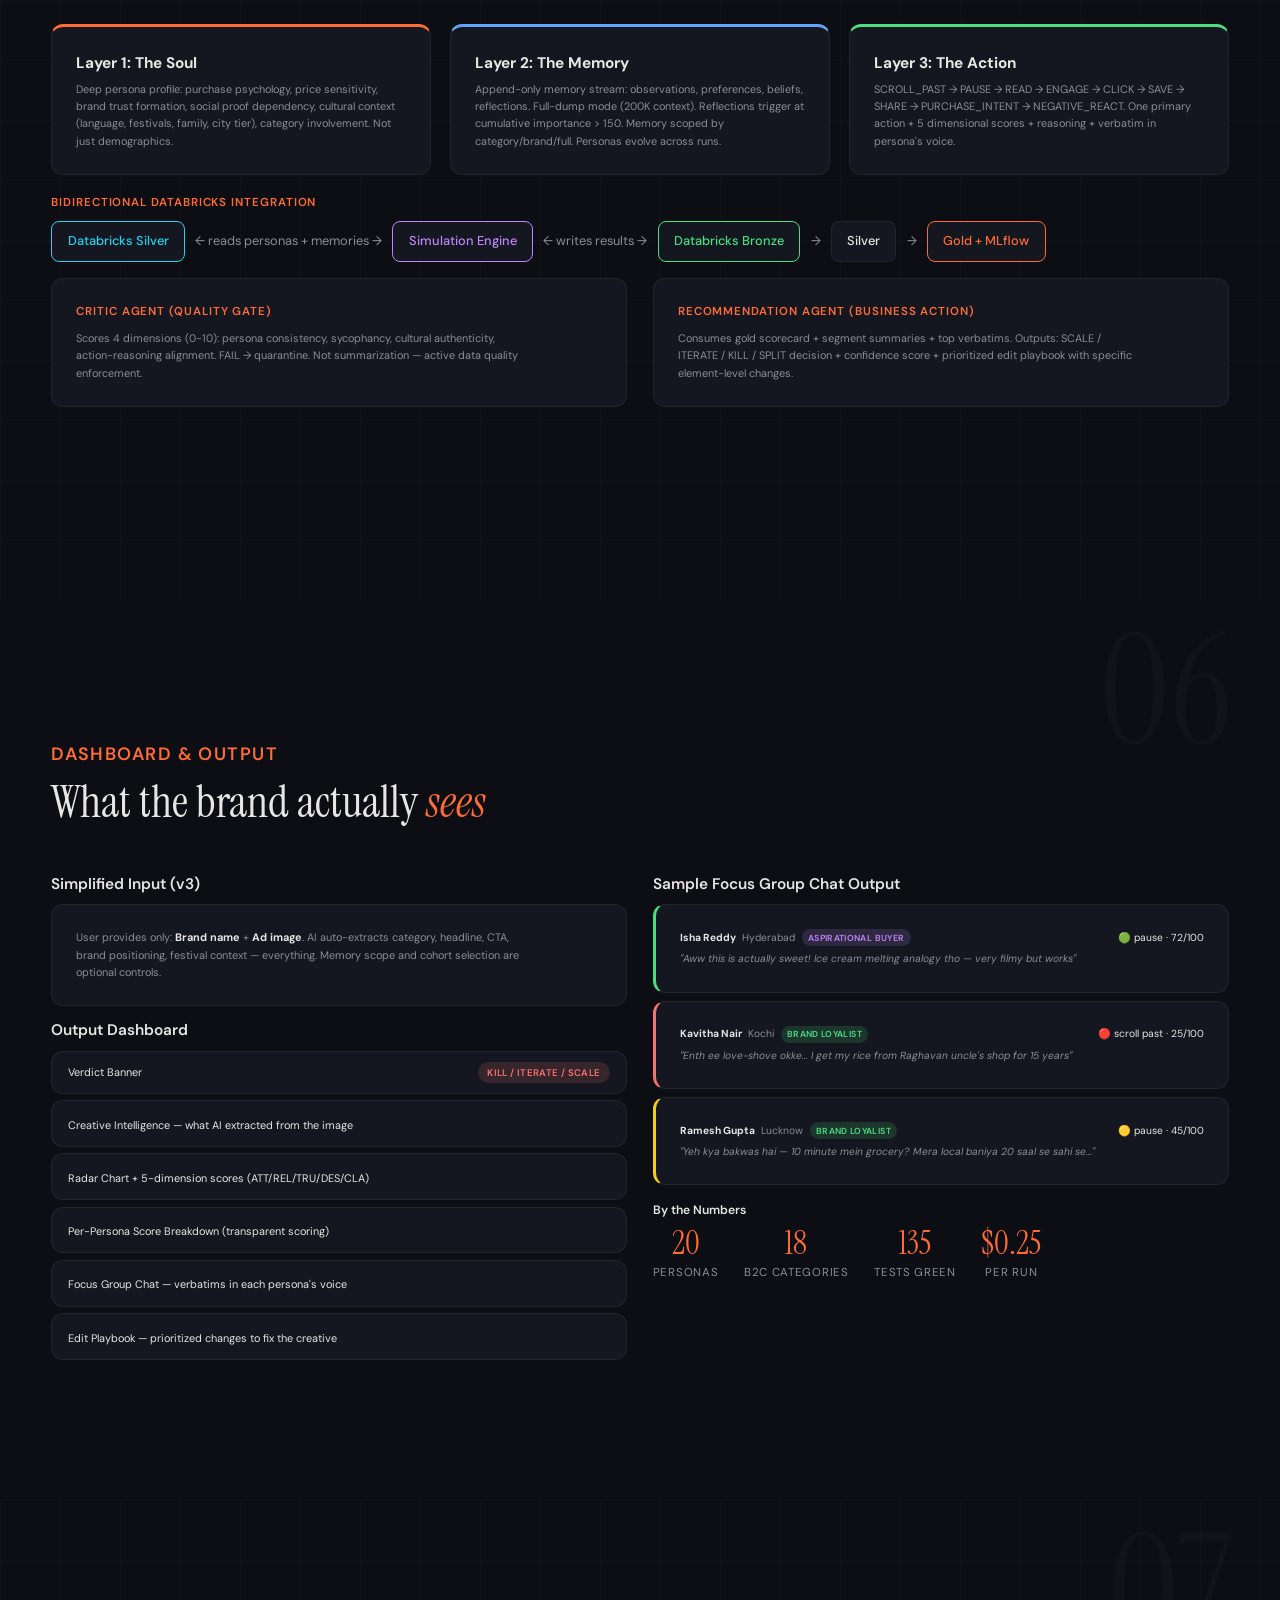
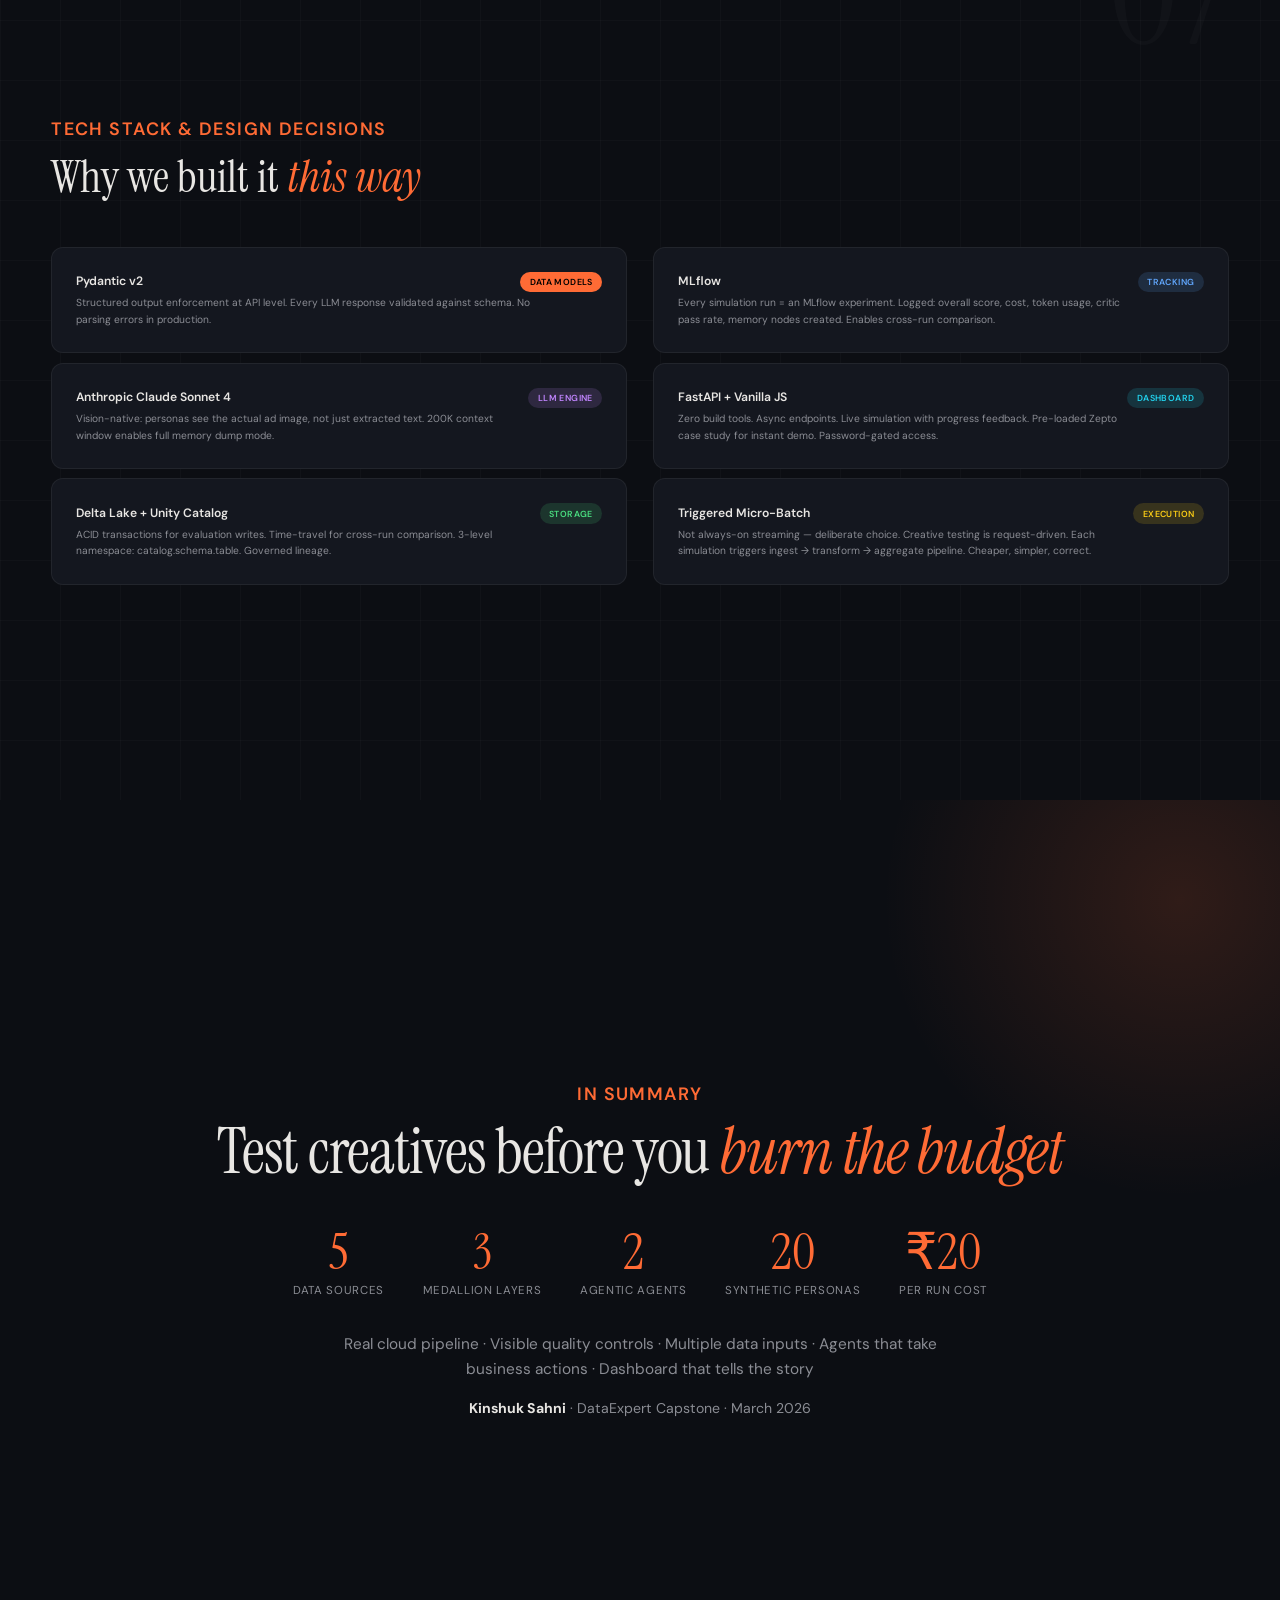
<file: behave_explainer.html>
<!DOCTYPE html>
<html lang="en">
<head>
    <meta charset="UTF-8">
    <meta name="viewport" content="width=device-width, initial-scale=1.0">
    <title>Behave — Project Explainer</title>
    <meta name="description" content="Behave: An Agentic Creative Testing Platform for Indian D2C Brands. Project explainer for DataExpert Capstone.">
    <link rel="preconnect" href="https://fonts.googleapis.com">
    <link rel="preconnect" href="https://fonts.gstatic.com" crossorigin>
    <link href="https://fonts.googleapis.com/css2?family=Instrument+Serif:ital@0;1&family=DM+Sans:ital,opsz,wght@0,9..40,300..700;1,9..40,300..700&family=JetBrains+Mono:wght@400;500&display=swap" rel="stylesheet">
    <style>
        /* ===========================================
           CSS CUSTOM PROPERTIES
           =========================================== */
        :root {
            --bg: #0c0e13;
            --bg-card: #14171f;
            --bg-card-hover: #1a1e28;
            --text: #e8e6e3;
            --text-dim: #8b8d94;
            --accent: #ff6b35;
            --accent-glow: rgba(255, 107, 53, 0.15);
            --green: #4ade80;
            --yellow: #facc15;
            --red: #f87171;
            --blue: #60a5fa;
            --purple: #c084fc;
            --cyan: #22d3ee;
            --border: rgba(255,255,255,0.06);
            --font-display: 'Instrument Serif', serif;
            --font-body: 'DM Sans', sans-serif;
            --font-mono: 'JetBrains Mono', monospace;
            --radius: 12px;
        }

        * { margin: 0; padding: 0; box-sizing: border-box; }
        html { scroll-behavior: smooth; scroll-snap-type: y mandatory; }
        body {
            font-family: var(--font-body);
            background: var(--bg);
            color: var(--text);
            line-height: 1.6;
            overflow-x: hidden;
        }

        /* ===========================================
           VIEWPORT BASE
           =========================================== */
        .slide {
            width: 100vw;
            min-height: 100vh;
            min-height: 100dvh;
            overflow: hidden;
            scroll-snap-align: start;
            display: flex;
            flex-direction: column;
            position: relative;
            padding: clamp(1.5rem, 4vw, 4rem);
        }
        .slide-content {
            flex: 1;
            display: flex;
            flex-direction: column;
            justify-content: center;
            max-width: 1200px;
            margin: 0 auto;
            width: 100%;
        }

        /* ===========================================
           ANIMATIONS
           =========================================== */
        .reveal {
            opacity: 0;
            transform: translateY(24px);
            transition: opacity 0.7s cubic-bezier(0.16, 1, 0.3, 1),
                        transform 0.7s cubic-bezier(0.16, 1, 0.3, 1);
        }
        .slide.visible .reveal { opacity: 1; transform: translateY(0); }
        .reveal:nth-child(1) { transition-delay: 0.05s; }
        .reveal:nth-child(2) { transition-delay: 0.12s; }
        .reveal:nth-child(3) { transition-delay: 0.19s; }
        .reveal:nth-child(4) { transition-delay: 0.26s; }
        .reveal:nth-child(5) { transition-delay: 0.33s; }
        .reveal:nth-child(6) { transition-delay: 0.40s; }

        @media (prefers-reduced-motion: reduce) {
            .reveal { opacity: 1; transform: none; transition: none; }
        }

        /* ===========================================
           TYPOGRAPHY
           =========================================== */
        h1 {
            font-family: var(--font-display);
            font-size: clamp(2.5rem, 6vw, 5rem);
            font-weight: 400;
            line-height: 1.1;
            letter-spacing: -0.02em;
        }
        h2 {
            font-family: var(--font-display);
            font-size: clamp(1.6rem, 3.5vw, 2.8rem);
            font-weight: 400;
            line-height: 1.15;
            margin-bottom: clamp(0.75rem, 2vw, 1.5rem);
        }
        h3 {
            font-size: clamp(0.9rem, 1.4vw, 1.15rem);
            font-weight: 600;
            text-transform: uppercase;
            letter-spacing: 0.08em;
            color: var(--accent);
            margin-bottom: 0.5rem;
        }
        p, li { font-size: clamp(0.85rem, 1.2vw, 1.05rem); max-width: 65ch; }
        .tag {
            display: inline-block;
            padding: 0.2rem 0.6rem;
            border-radius: 100px;
            font-size: clamp(0.6rem, 0.9vw, 0.75rem);
            font-weight: 600;
            text-transform: uppercase;
            letter-spacing: 0.04em;
        }
        .tag--accent { background: var(--accent); color: #000; }
        .tag--green { background: rgba(74,222,128,0.15); color: var(--green); }
        .tag--blue { background: rgba(96,165,250,0.15); color: var(--blue); }
        .tag--purple { background: rgba(192,132,252,0.15); color: var(--purple); }
        .tag--cyan { background: rgba(34,211,238,0.15); color: var(--cyan); }
        .tag--yellow { background: rgba(250,204,21,0.15); color: var(--yellow); }
        .tag--red { background: rgba(248,113,113,0.15); color: var(--red); }

        .mono { font-family: var(--font-mono); font-size: 0.85em; }
        .dim { color: var(--text-dim); }
        em { font-family: var(--font-display); font-style: italic; color: var(--accent); }

        /* ===========================================
           PROGRESS BAR
           =========================================== */
        .progress { position: fixed; top: 0; left: 0; height: 3px; background: var(--accent); z-index: 1000; transition: width 0.3s; }

        /* ===========================================
           LAYOUT HELPERS
           =========================================== */
        .grid-2 { display: grid; grid-template-columns: 1fr 1fr; gap: clamp(1rem, 2vw, 2rem); }
        .grid-3 { display: grid; grid-template-columns: repeat(3, 1fr); gap: clamp(0.75rem, 1.5vw, 1.5rem); }
        .grid-4 { display: grid; grid-template-columns: repeat(4, 1fr); gap: clamp(0.5rem, 1vw, 1rem); }
        @media (max-width: 768px) {
            .grid-2, .grid-3, .grid-4 { grid-template-columns: 1fr; }
        }

        .card {
            background: var(--bg-card);
            border: 1px solid var(--border);
            border-radius: var(--radius);
            padding: clamp(1rem, 2vw, 1.5rem);
            transition: border-color 0.2s, background 0.2s;
        }
        .card:hover { border-color: rgba(255,255,255,0.12); background: var(--bg-card-hover); }

        .divider { width: 60px; height: 3px; background: var(--accent); border-radius: 2px; margin: 1rem 0; }

        /* ===========================================
           FLOW DIAGRAMS (CSS-only)
           =========================================== */
        .flow { display: flex; align-items: center; gap: clamp(0.3rem, 0.8vw, 0.75rem); flex-wrap: wrap; }
        .flow-node {
            background: var(--bg-card);
            border: 1px solid var(--border);
            border-radius: 8px;
            padding: clamp(0.4rem, 0.8vw, 0.6rem) clamp(0.6rem, 1.2vw, 1rem);
            font-size: clamp(0.65rem, 1vw, 0.85rem);
            font-weight: 500;
            white-space: nowrap;
        }
        .flow-node--accent { border-color: var(--accent); color: var(--accent); }
        .flow-node--green { border-color: var(--green); color: var(--green); }
        .flow-node--blue { border-color: var(--blue); color: var(--blue); }
        .flow-node--purple { border-color: var(--purple); color: var(--purple); }
        .flow-node--cyan { border-color: var(--cyan); color: var(--cyan); }
        .flow-arrow { color: var(--text-dim); font-size: clamp(0.7rem, 1vw, 1rem); }

        /* Medallion pipeline */
        .medallion { display: flex; gap: clamp(0.5rem, 1vw, 1rem); align-items: stretch; }
        .medallion-layer {
            flex: 1;
            border-radius: var(--radius);
            padding: clamp(0.75rem, 1.5vw, 1.25rem);
            display: flex;
            flex-direction: column;
            gap: 0.4rem;
        }
        .medallion-layer h4 {
            font-size: clamp(0.7rem, 1vw, 0.85rem);
            font-weight: 700;
            text-transform: uppercase;
            letter-spacing: 0.06em;
            margin-bottom: 0.3rem;
        }
        .medallion-layer li {
            font-size: clamp(0.6rem, 0.85vw, 0.75rem);
            color: var(--text-dim);
            list-style: none;
            padding-left: 0.8rem;
            position: relative;
        }
        .medallion-layer li::before {
            content: '→';
            position: absolute;
            left: 0;
            color: inherit;
            opacity: 0.5;
        }
        .bronze { background: rgba(205,127,50,0.08); border: 1px solid rgba(205,127,50,0.2); }
        .bronze h4 { color: #cd7f32; }
        .silver { background: rgba(192,192,192,0.06); border: 1px solid rgba(192,192,192,0.15); }
        .silver h4 { color: #c0c0c0; }
        .gold { background: rgba(255,215,0,0.06); border: 1px solid rgba(255,215,0,0.15); }
        .gold h4 { color: #ffd700; }

        @media (max-width: 768px) { .medallion { flex-direction: column; } }

        /* Stat blocks */
        .stat-row { display: flex; gap: clamp(1rem, 2vw, 2rem); flex-wrap: wrap; }
        .stat-block { text-align: center; }
        .stat-num {
            font-family: var(--font-display);
            font-size: clamp(2rem, 4vw, 3.5rem);
            color: var(--accent);
            line-height: 1;
        }
        .stat-label { font-size: clamp(0.65rem, 0.9vw, 0.8rem); color: var(--text-dim); text-transform: uppercase; letter-spacing: 0.06em; margin-top: 0.3rem; }

        /* Persona chips */
        .persona-row { display: flex; gap: 0.5rem; flex-wrap: wrap; }
        .persona-chip {
            display: flex; align-items: center; gap: 0.4rem;
            background: var(--bg-card); border: 1px solid var(--border);
            border-radius: 100px;
            padding: 0.25rem 0.7rem 0.25rem 0.35rem;
            font-size: clamp(0.6rem, 0.85vw, 0.75rem);
        }
        .persona-dot {
            width: 8px; height: 8px; border-radius: 50%;
        }

        /* Section number */
        .section-num {
            font-family: var(--font-display);
            font-size: clamp(5rem, 12vw, 10rem);
            position: absolute;
            right: clamp(1rem, 4vw, 3rem);
            top: clamp(0.5rem, 2vw, 1rem);
            color: rgba(255,255,255,0.025);
            line-height: 1;
            pointer-events: none;
        }

        /* Background patterns */
        .bg-grid {
            background-image:
                linear-gradient(rgba(255,255,255,0.02) 1px, transparent 1px),
                linear-gradient(90deg, rgba(255,255,255,0.02) 1px, transparent 1px);
            background-size: 60px 60px;
        }
        .bg-glow::after {
            content: '';
            position: absolute;
            width: 600px; height: 600px;
            border-radius: 50%;
            background: radial-gradient(circle, var(--accent-glow) 0%, transparent 70%);
            top: -200px; right: -200px;
            pointer-events: none;
            z-index: 0;
        }
        .slide-content { position: relative; z-index: 1; }

        /* By line */
        .byline {
            font-size: clamp(0.75rem, 1vw, 0.9rem);
            color: var(--text-dim);
            margin-top: clamp(0.5rem, 1vw, 1rem);
        }
    </style>
</head>
<body>
    <div class="progress" id="progress"></div>

    <!-- ═══════════════════════════════════════════
         SLIDE 1: TITLE
         ═══════════════════════════════════════════ -->
    <section class="slide bg-glow" style="justify-content: center;">
        <div class="slide-content" style="align-items: center; text-align: center;">
            <h3 class="reveal" style="margin-bottom: 1rem;">DataExpert Capstone — Kinshuk Sahni</h3>
            <h1 class="reveal">Behave</h1>
            <p class="reveal" style="font-size: clamp(1rem, 1.8vw, 1.3rem); color: var(--text-dim); margin-top: 0.5rem; max-width: 50ch;">
                An agentic creative testing platform that simulates how <em>real Indian consumers</em> react to ads — before a single rupee is spent.
            </p>
            <div class="reveal" style="display: flex; gap: 0.5rem; margin-top: 1.5rem; flex-wrap: wrap; justify-content: center;">
                <span class="tag tag--accent">Databricks</span>
                <span class="tag tag--green">Delta Lake</span>
                <span class="tag tag--blue">MLflow</span>
                <span class="tag tag--purple">Anthropic Claude</span>
                <span class="tag tag--cyan">Medallion Pipeline</span>
                <span class="tag tag--yellow">Agentic AI</span>
            </div>
            <p class="reveal byline">March 2026 · Python 3.12 · 135 tests passing · ~$0.25 per simulation run</p>
        </div>
    </section>

    <!-- ═══════════════════════════════════════════
         SLIDE 2: THE PROBLEM
         ═══════════════════════════════════════════ -->
    <section class="slide bg-grid">
        <span class="section-num">01</span>
        <div class="slide-content">
            <h3 class="reveal">The Problem</h3>
            <h2 class="reveal">Indian D2C brands burn crores on <em>untested</em> creatives</h2>
            <div class="reveal grid-3" style="margin-top: clamp(1rem, 2vw, 2rem);">
                <div class="card">
                    <div style="font-size: 1.5rem; margin-bottom: 0.5rem;">🔥</div>
                    <p style="font-weight: 600; margin-bottom: 0.3rem;">Gut-Driven Spend</p>
                    <p class="dim" style="font-size: clamp(0.7rem, 0.95vw, 0.85rem);">Most creative decisions are made by intuition. Run the ad → burn budget → learn after the fact.</p>
                </div>
                <div class="card">
                    <div style="font-size: 1.5rem; margin-bottom: 0.5rem;">⏳</div>
                    <p style="font-weight: 600; margin-bottom: 0.3rem;">A/B Tests Are Slow</p>
                    <p class="dim" style="font-size: clamp(0.7rem, 0.95vw, 0.85rem);">Live testing takes weeks, costs thousands, and only tests audiences already exposed — no pre-testing exists.</p>
                </div>
                <div class="card">
                    <div style="font-size: 1.5rem; margin-bottom: 0.5rem;">🇮🇳</div>
                    <p style="font-weight: 600; margin-bottom: 0.3rem;">India Is Different</p>
                    <p class="dim" style="font-size: clamp(0.7rem, 0.95vw, 0.85rem);">Hinglish copy, festival marketing, city-tier pricing, jugaad mentality — Western testing tools miss all of it.</p>
                </div>
            </div>
            <div class="reveal" style="margin-top: clamp(1rem, 2vw, 1.5rem);">
                <p class="dim" style="font-style: italic;">Behave lets you simulate likely consumer response across multiple archetypes and geographies <strong style="color: var(--text);">for ≈ ₹20 per run</strong> — before committing ad spend.</p>
            </div>
        </div>
    </section>

    <!-- ═══════════════════════════════════════════
         SLIDE 3: HOW IT WORKS — END TO END
         ═══════════════════════════════════════════ -->
    <section class="slide">
        <span class="section-num">02</span>
        <div class="slide-content">
            <h3 class="reveal">How It Works</h3>
            <h2 class="reveal">End-to-End Data Flow</h2>
            <div class="reveal flow" style="margin: clamp(0.75rem, 1.5vw, 1.5rem) 0;">
                <div class="flow-node flow-node--accent">📤 Brand uploads ad image</div>
                <span class="flow-arrow">→</span>
                <div class="flow-node flow-node--blue">🤖 AI extracts CreativeCard</div>
                <span class="flow-arrow">→</span>
                <div class="flow-node flow-node--purple">👥 Cohort selection</div>
                <span class="flow-arrow">→</span>
                <div class="flow-node flow-node--cyan">🧠 Persona evaluations (vision-native)</div>
                <span class="flow-arrow">→</span>
                <div class="flow-node flow-node--green">✅ Critic quality gate</div>
                <span class="flow-arrow">→</span>
                <div class="flow-node flow-node--accent">📊 Score + Recommend</div>
            </div>
            <div class="reveal grid-2" style="margin-top: clamp(0.5rem, 1vw, 1rem);">
                <div class="card">
                    <h3 style="font-size: clamp(0.7rem, 0.9vw, 0.8rem);">① Creative Extraction (LLM Pre-Pass)</h3>
                   <p class="dim" style="font-size: clamp(0.65rem, 0.85vw, 0.78rem);">User only provides <strong style="color:var(--text)">brand name + ad image</strong>. Claude Sonnet sees the image and extracts: category (from 18 canonical B2C categories), headline, CTA, brand positioning, era, marketing tone, festival context, visual style, pricing signals. No manual form-filling.</p>
                </div>
                <div class="card">
                    <h3 style="font-size: clamp(0.7rem, 0.9vw, 0.8rem);">② Cohort Selection</h3>
                    <p class="dim" style="font-size: clamp(0.65rem, 0.85vw, 0.78rem);">Rule-based matching: extracted category → persona affinities → rank by affinity score. Top N selected + edge cases. Or manual pick from 20 personas. Memory scope controls which past exposures each persona recalls.</p>
                </div>
                <div class="card">
                    <h3 style="font-size: clamp(0.7rem, 0.9vw, 0.8rem);">③ Vision-Native Persona Evaluation</h3>
                    <p class="dim" style="font-size: clamp(0.65rem, 0.85vw, 0.78rem);">Each persona receives: their full soul profile + raw ad image + CreativeCard metadata + accumulated memories. Outputs: 5 dimensional scores (attention, relevance, trust, desire, clarity), primary action, verbatim in their voice, key themes.</p>
                </div>
                <div class="card">
                    <h3 style="font-size: clamp(0.7rem, 0.9vw, 0.8rem);">④ Critic → Score → Recommend</h3>
                    <p class="dim" style="font-size: clamp(0.65rem, 0.85vw, 0.78rem);">Critic agent checks each eval for sycophancy, persona consistency, cultural authenticity. Passed evals aggregate into a scorecard. Recommendation agent decides: <strong style="color:var(--green)">SCALE</strong> / <strong style="color:var(--yellow)">ITERATE</strong> / <strong style="color:var(--red)">KILL</strong> + edit playbook.</p>
                </div>
            </div>
        </div>
    </section>

    <!-- ═══════════════════════════════════════════
         SLIDE 4: THE PERSONAS
         ═══════════════════════════════════════════ -->
    <section class="slide bg-grid">
        <span class="section-num">03</span>
        <div class="slide-content">
            <h3 class="reveal">The Persona Library</h3>
            <h2 class="reveal">20 synthetic consumers. 8 archetypes. <em>Real</em> cultural context.</h2>
            <p class="reveal dim" style="margin-bottom: clamp(0.75rem, 1.5vw, 1rem);">Inspired by <strong style="color:var(--text)">Generative Agents</strong> (Park et al., Stanford) — each persona has a "soul" (deep behavioral profile), a memory stream (past ad exposures), and an action space (scroll_past → purchase_intent).</p>

            <div class="reveal grid-4" style="font-size: clamp(0.6rem, 0.85vw, 0.75rem);">
                <div class="card" style="border-left: 3px solid var(--accent);">
                    <p style="font-weight:700;">Researcher ×3</p>
                    <p class="dim">Ananya (Bangalore), Sanjay (Kolkata), Meera (Chennai)</p>
                    <p class="dim" style="font-size: 0.9em;">Deep comparison, review-driven, high research depth</p>
                </div>
                <div class="card" style="border-left: 3px solid var(--green);">
                    <p style="font-weight:700;">Brand Loyalist ×3</p>
                    <p class="dim">Rajan (Mumbai), Kavitha (Kochi), Ramesh (Lucknow)</p>
                    <p class="dim" style="font-size: 0.9em;">Trust-first, repeat buyer, resistant to new brands</p>
                </div>
                <div class="card" style="border-left: 3px solid var(--blue);">
                    <p style="font-weight:700;">Aspirational Buyer ×2</p>
                    <p class="dim">Vikram (Mumbai), Isha (Hyderabad)</p>
                    <p class="dim" style="font-size: 0.9em;">Status-driven, premium preference, Instagram-influenced</p>
                </div>
                <div class="card" style="border-left: 3px solid var(--purple);">
                    <p style="font-weight:700;">Skeptic ×3</p>
                    <p class="dim">Arvind (Chennai), Sunil (Ahmedabad), Deepa (Patna)</p>
                    <p class="dim" style="font-size: 0.9em;">Distrusts marketing claims, high objection rate</p>
                </div>
                <div class="card" style="border-left: 3px solid var(--cyan);">
                    <p style="font-weight:700;">Trend Follower ×3</p>
                    <p class="dim">Priya (Delhi), Aisha (Bangalore), Rohit (Mumbai)</p>
                    <p class="dim" style="font-size: 0.9em;">FOMO-driven, social-media-first, fast decisions</p>
                </div>
                <div class="card" style="border-left: 3px solid var(--yellow);">
                    <p style="font-weight:700;">Price Anchor ×2</p>
                    <p class="dim">Sunita (Lucknow), Manoj (Delhi)</p>
                    <p class="dim" style="font-size: 0.9em;">Mental ₹ benchmarks per category, value-focused</p>
                </div>
                <div class="card" style="border-left: 3px solid var(--red);">
                    <p style="font-weight:700;">Impulse Buyer ×2</p>
                    <p class="dim">Neha (Delhi), Arjun (Mumbai)</p>
                    <p class="dim" style="font-size: 0.9em;">Emotional triggers, fast checkout, low research</p>
                </div>
                <div class="card" style="border-left: 3px solid #a78bfa;">
                    <p style="font-weight:700;">Pragmatist ×2</p>
                    <p class="dim">Vikram Rao (Pune), Fatima (Indore)</p>
                    <p class="dim" style="font-size: 0.9em;">Feature-value calculator, spec-driven, methodical</p>
                </div>
            </div>
            <div class="reveal" style="margin-top: clamp(0.5rem, 1vw, 0.75rem);">
                <p class="dim" style="font-size: clamp(0.65rem, 0.85vw, 0.75rem);">10 cities · 8 languages (Hindi, English, Tamil, Telugu, Bengali, Gujarati, Malayalam, Marathi) · Ages 19-45 · Income: lower-middle → premium</p>
            </div>
        </div>
    </section>

    <!-- ═══════════════════════════════════════════
         SLIDE 5: MEDALLION PIPELINE
         ═══════════════════════════════════════════ -->
    <section class="slide">
        <span class="section-num">04</span>
        <div class="slide-content">
            <h3 class="reveal">Databricks Pipeline</h3>
            <h2 class="reveal">Medallion Architecture — <em>Bronze → Silver → Gold</em></h2>

            <div class="reveal medallion" style="margin-top: clamp(0.75rem, 1.5vw, 1.25rem);">
                <div class="medallion-layer bronze">
                    <h4>Bronze — Raw</h4>
                    <ul>
                        <li>persona_seed (20 JSONs)</li>
                        <li>creative_uploads</li>
                        <li>evaluations (raw LLM output)</li>
                        <li>critic_verdicts</li>
                        <li>memory_nodes</li>
                        <li>run_metadata</li>
                    </ul>
                </div>
                <div class="medallion-layer silver">
                    <h4>Silver — Validated</h4>
                    <ul>
                        <li>personas (schema-checked)</li>
                        <li>creative_cards (normalized)</li>
                        <li>evaluations (scores in range, reasoning ≥10 chars)</li>
                        <li>memory_nodes (node_id valid)</li>
                        <li>quarantine + rejection reasons</li>
                    </ul>
                </div>
                <div class="medallion-layer gold">
                    <h4>Gold — Analytics</h4>
                    <ul>
                        <li>creative_scorecards (aggregated)</li>
                        <li>segment_summaries</li>
                        <li>run_audit_log</li>
                        <li>MLflow experiments</li>
                    </ul>
                </div>
            </div>

            <div class="reveal grid-2" style="margin-top: clamp(0.75rem, 1.5vw, 1.25rem);">
                <div class="card">
                    <h3 style="font-size: clamp(0.7rem, 0.9vw, 0.8rem);">Data Quality Controls</h3>
                    <p class="dim" style="font-size: clamp(0.65rem, 0.85vw, 0.75rem);">DLT-style expectations at silver layer: required fields, score ranges, duplicate detection, category vocabulary enforcement. Failed records → quarantine table with rejection reasons. Critic Agent adds a second quality gate: persona consistency, sycophancy detection, cultural authenticity checks.</p>
                </div>
                <div class="card">
                    <h3 style="font-size: clamp(0.7rem, 0.9vw, 0.8rem);">Pipeline Execution</h3>
                    <p class="dim" style="font-size: clamp(0.65rem, 0.85vw, 0.75rem);">Triggered micro-batch, not always-on streaming. Each simulation auto-ingests: raw JSONs → DBFS → <span class="mono">04_simulation_ingest.py</span> processes bronze → silver → gold. Deliberate design: creative testing is request-driven, not continuous. MLflow logs every run (score, cost, tokens, pass rate).</p>
                </div>
            </div>
        </div>
    </section>

    <!-- ═══════════════════════════════════════════
         SLIDE 6: MEMORY + AGENT DESIGN
         ═══════════════════════════════════════════ -->
    <section class="slide bg-grid">
        <span class="section-num">05</span>
        <div class="slide-content">
            <h3 class="reveal">Agent Architecture</h3>
            <h2 class="reveal">Three-layer agents with <em>accumulating memory</em></h2>

            <div class="reveal grid-3" style="margin-top: clamp(0.75rem, 1.5vw, 1.25rem);">
                <div class="card" style="border-top: 3px solid var(--accent);">
                    <p style="font-weight:700; margin-bottom:0.3rem;">Layer 1: The Soul</p>
                    <p class="dim" style="font-size: clamp(0.65rem, 0.85vw, 0.75rem);">Deep persona profile: purchase psychology, price sensitivity, brand trust formation, social proof dependency, cultural context (language, festivals, family, city tier), category involvement. Not just demographics.</p>
                </div>
                <div class="card" style="border-top: 3px solid var(--blue);">
                    <p style="font-weight:700; margin-bottom:0.3rem;">Layer 2: The Memory</p>
                    <p class="dim" style="font-size: clamp(0.65rem, 0.85vw, 0.75rem);">Append-only memory stream: observations, preferences, beliefs, reflections. Full-dump mode (200K context). Reflections trigger at cumulative importance &gt; 150. Memory scoped by category/brand/full. Personas evolve across runs.</p>
                </div>
                <div class="card" style="border-top: 3px solid var(--green);">
                    <p style="font-weight:700; margin-bottom:0.3rem;">Layer 3: The Action</p>
                    <p class="dim" style="font-size: clamp(0.65rem, 0.85vw, 0.75rem);">SCROLL_PAST → PAUSE → READ → ENGAGE → CLICK → SAVE → SHARE → PURCHASE_INTENT → NEGATIVE_REACT. One primary action + 5 dimensional scores + reasoning + verbatim in persona's voice.</p>
                </div>
            </div>

            <div class="reveal" style="margin-top: clamp(0.75rem, 1.5vw, 1.25rem);">
                <h3 style="font-size: clamp(0.7rem, 0.9vw, 0.8rem); margin-bottom: 0.5rem;">Bidirectional Databricks Integration</h3>
                <div class="flow">
                    <div class="flow-node flow-node--cyan">Databricks Silver</div>
                    <span class="flow-arrow">← reads personas + memories →</span>
                    <div class="flow-node flow-node--purple">Simulation Engine</div>
                    <span class="flow-arrow">← writes results →</span>
                    <div class="flow-node flow-node--green">Databricks Bronze</div>
                    <span class="flow-arrow">→</span>
                    <div class="flow-node">Silver</div>
                    <span class="flow-arrow">→</span>
                    <div class="flow-node flow-node--accent">Gold + MLflow</div>
                </div>
            </div>

            <div class="reveal grid-2" style="margin-top: clamp(0.75rem, 1.5vw, 1rem);">
                <div class="card">
                    <h3 style="font-size: clamp(0.7rem, 0.9vw, 0.8rem);">Critic Agent (Quality Gate)</h3>
                    <p class="dim" style="font-size: clamp(0.65rem, 0.85vw, 0.75rem);">Scores 4 dimensions (0-10): persona consistency, sycophancy, cultural authenticity, action-reasoning alignment. FAIL → quarantine. Not summarization — active data quality enforcement.</p>
                </div>
                <div class="card">
                    <h3 style="font-size: clamp(0.7rem, 0.9vw, 0.8rem);">Recommendation Agent (Business Action)</h3>
                    <p class="dim" style="font-size: clamp(0.65rem, 0.85vw, 0.75rem);">Consumes gold scorecard + segment summaries + top verbatims. Outputs: SCALE / ITERATE / KILL / SPLIT decision + confidence score + prioritized edit playbook with specific element-level changes.</p>
                </div>
            </div>
        </div>
    </section>

    <!-- ═══════════════════════════════════════════
         SLIDE 7: DASHBOARD + RESULTS
         ═══════════════════════════════════════════ -->
    <section class="slide">
        <span class="section-num">06</span>
        <div class="slide-content">
            <h3 class="reveal">Dashboard & Output</h3>
            <h2 class="reveal">What the brand actually <em>sees</em></h2>

            <div class="reveal grid-2" style="margin-top: clamp(0.75rem, 1.5vw, 1.25rem);">
                <div>
                    <p style="font-weight:600; margin-bottom: 0.5rem;">Simplified Input (v3)</p>
                    <div class="card" style="margin-bottom: 0.75rem;">
                        <p class="dim" style="font-size: clamp(0.65rem, 0.85vw, 0.75rem);">User provides only: <strong style="color:var(--text)">Brand name</strong> + <strong style="color:var(--text)">Ad image</strong>. AI auto-extracts category, headline, CTA, brand positioning, festival context — everything. Memory scope and cohort selection are optional controls.</p>
                    </div>
                    <p style="font-weight:600; margin-bottom: 0.5rem;">Output Dashboard</p>
                    <div style="display: flex; flex-direction: column; gap: 0.4rem;">
                        <div class="card" style="padding: 0.6rem 1rem; display: flex; justify-content: space-between; align-items: center;">
                            <span style="font-size: clamp(0.65rem, 0.85vw, 0.75rem);">Verdict Banner</span>
                            <span class="tag tag--red" style="font-size: 0.6rem;">KILL / ITERATE / SCALE</span>
                        </div>
                        <div class="card" style="padding: 0.6rem 1rem;">
                            <span style="font-size: clamp(0.65rem, 0.85vw, 0.75rem);">Creative Intelligence — what AI extracted from the image</span>
                        </div>
                        <div class="card" style="padding: 0.6rem 1rem;">
                            <span style="font-size: clamp(0.65rem, 0.85vw, 0.75rem);">Radar Chart + 5-dimension scores (ATT/REL/TRU/DES/CLA)</span>
                        </div>
                        <div class="card" style="padding: 0.6rem 1rem;">
                            <span style="font-size: clamp(0.65rem, 0.85vw, 0.75rem);">Per-Persona Score Breakdown (transparent scoring)</span>
                        </div>
                        <div class="card" style="padding: 0.6rem 1rem;">
                            <span style="font-size: clamp(0.65rem, 0.85vw, 0.75rem);">Focus Group Chat — verbatims in each persona's voice</span>
                        </div>
                        <div class="card" style="padding: 0.6rem 1rem;">
                            <span style="font-size: clamp(0.65rem, 0.85vw, 0.75rem);">Edit Playbook — prioritized changes to fix the creative</span>
                        </div>
                    </div>
                </div>
                <div>
                    <p style="font-weight:600; margin-bottom: 0.5rem;">Sample Focus Group Chat Output</p>
                    <div style="display: flex; flex-direction: column; gap: 0.5rem;">
                        <div class="card" style="border-left: 3px solid var(--green);">
                            <div style="display:flex; gap:0.4rem; align-items:center; font-size:clamp(0.6rem,0.8vw,0.72rem); margin-bottom:0.3rem;">
                                <strong>Isha Reddy</strong> <span class="dim">Hyderabad</span>
                                <span class="tag tag--purple" style="font-size:0.55rem; padding:0.1rem 0.4rem;">aspirational buyer</span>
                                <span style="margin-left:auto;">🟢 pause · 72/100</span>
                            </div>
                            <p style="font-size:clamp(0.6rem,0.8vw,0.72rem); font-style:italic; color:var(--text-dim);">"Aww this is actually sweet! Ice cream melting analogy tho — very filmy but works"</p>
                        </div>
                        <div class="card" style="border-left: 3px solid var(--red);">
                            <div style="display:flex; gap:0.4rem; align-items:center; font-size:clamp(0.6rem,0.8vw,0.72rem); margin-bottom:0.3rem;">
                                <strong>Kavitha Nair</strong> <span class="dim">Kochi</span>
                                <span class="tag tag--green" style="font-size:0.55rem; padding:0.1rem 0.4rem;">brand loyalist</span>
                                <span style="margin-left:auto;">🔴 scroll past · 25/100</span>
                            </div>
                            <p style="font-size:clamp(0.6rem,0.8vw,0.72rem); font-style:italic; color:var(--text-dim);">"Enth ee love-shove okke... I get my rice from Raghavan uncle's shop for 15 years"</p>
                        </div>
                        <div class="card" style="border-left: 3px solid var(--yellow);">
                            <div style="display:flex; gap:0.4rem; align-items:center; font-size:clamp(0.6rem,0.8vw,0.72rem); margin-bottom:0.3rem;">
                                <strong>Ramesh Gupta</strong> <span class="dim">Lucknow</span>
                                <span class="tag tag--green" style="font-size:0.55rem; padding:0.1rem 0.4rem;">brand loyalist</span>
                                <span style="margin-left:auto;">🟡 pause · 45/100</span>
                            </div>
                            <p style="font-size:clamp(0.6rem,0.8vw,0.72rem); font-style:italic; color:var(--text-dim);">"Yeh kya bakwas hai — 10 minute mein grocery? Mera local baniya 20 saal se sahi se..."</p>
                        </div>
                    </div>

                    <div style="margin-top: clamp(0.75rem, 1.5vw, 1rem);">
                        <p style="font-weight:600; margin-bottom: 0.4rem; font-size: clamp(0.7rem, 0.95vw, 0.85rem);">By the Numbers</p>
                        <div class="stat-row">
                            <div class="stat-block"><div class="stat-num" style="font-size:clamp(1.2rem,2.5vw,2rem);">20</div><div class="stat-label">Personas</div></div>
                            <div class="stat-block"><div class="stat-num" style="font-size:clamp(1.2rem,2.5vw,2rem);">18</div><div class="stat-label">B2C Categories</div></div>
                            <div class="stat-block"><div class="stat-num" style="font-size:clamp(1.2rem,2.5vw,2rem);">135</div><div class="stat-label">Tests Green</div></div>
                            <div class="stat-block"><div class="stat-num" style="font-size:clamp(1.2rem,2.5vw,2rem);">$0.25</div><div class="stat-label">Per Run</div></div>
                        </div>
                    </div>
                </div>
            </div>
        </div>
    </section>

    <!-- ═══════════════════════════════════════════
         SLIDE 8: TECH STACK + WHY
         ═══════════════════════════════════════════ -->
    <section class="slide bg-grid">
        <span class="section-num">07</span>
        <div class="slide-content">
            <h3 class="reveal">Tech Stack & Design Decisions</h3>
            <h2 class="reveal">Why we built it <em>this way</em></h2>
            <div class="reveal grid-2" style="margin-top: clamp(0.75rem, 1.5vw, 1.25rem);">
                <div style="display:flex; flex-direction:column; gap:0.6rem;">
                    <div class="card">
                        <div style="display:flex; justify-content:space-between; align-items:center;">
                            <span style="font-weight:600; font-size:clamp(0.7rem,0.95vw,0.85rem);">Pydantic v2</span>
                            <span class="tag tag--accent" style="font-size:0.55rem;">Data Models</span>
                        </div>
                        <p class="dim" style="font-size:clamp(0.6rem,0.8vw,0.72rem); margin-top:0.2rem;">Structured output enforcement at API level. Every LLM response validated against schema. No parsing errors in production.</p>
                    </div>
                    <div class="card">
                        <div style="display:flex; justify-content:space-between; align-items:center;">
                            <span style="font-weight:600; font-size:clamp(0.7rem,0.95vw,0.85rem);">Anthropic Claude Sonnet 4</span>
                            <span class="tag tag--purple" style="font-size:0.55rem;">LLM Engine</span>
                        </div>
                        <p class="dim" style="font-size:clamp(0.6rem,0.8vw,0.72rem); margin-top:0.2rem;">Vision-native: personas see the actual ad image, not just extracted text. 200K context window enables full memory dump mode.</p>
                    </div>
                    <div class="card">
                        <div style="display:flex; justify-content:space-between; align-items:center;">
                            <span style="font-weight:600; font-size:clamp(0.7rem,0.95vw,0.85rem);">Delta Lake + Unity Catalog</span>
                            <span class="tag tag--green" style="font-size:0.55rem;">Storage</span>
                        </div>
                        <p class="dim" style="font-size:clamp(0.6rem,0.8vw,0.72rem); margin-top:0.2rem;">ACID transactions for evaluation writes. Time-travel for cross-run comparison. 3-level namespace: catalog.schema.table. Governed lineage.</p>
                    </div>
                </div>
                <div style="display:flex; flex-direction:column; gap:0.6rem;">
                    <div class="card">
                        <div style="display:flex; justify-content:space-between; align-items:center;">
                            <span style="font-weight:600; font-size:clamp(0.7rem,0.95vw,0.85rem);">MLflow</span>
                            <span class="tag tag--blue" style="font-size:0.55rem;">Tracking</span>
                        </div>
                        <p class="dim" style="font-size:clamp(0.6rem,0.8vw,0.72rem); margin-top:0.2rem;">Every simulation run = an MLflow experiment. Logged: overall score, cost, token usage, critic pass rate, memory nodes created. Enables cross-run comparison.</p>
                    </div>
                    <div class="card">
                        <div style="display:flex; justify-content:space-between; align-items:center;">
                            <span style="font-weight:600; font-size:clamp(0.7rem,0.95vw,0.85rem);">FastAPI + Vanilla JS</span>
                            <span class="tag tag--cyan" style="font-size:0.55rem;">Dashboard</span>
                        </div>
                        <p class="dim" style="font-size:clamp(0.6rem,0.8vw,0.72rem); margin-top:0.2rem;">Zero build tools. Async endpoints. Live simulation with progress feedback. Pre-loaded Zepto case study for instant demo. Password-gated access.</p>
                    </div>
                    <div class="card">
                        <div style="display:flex; justify-content:space-between; align-items:center;">
                            <span style="font-weight:600; font-size:clamp(0.7rem,0.95vw,0.85rem);">Triggered Micro-Batch</span>
                            <span class="tag tag--yellow" style="font-size:0.55rem;">Execution</span>
                        </div>
                        <p class="dim" style="font-size:clamp(0.6rem,0.8vw,0.72rem); margin-top:0.2rem;">Not always-on streaming — deliberate choice. Creative testing is request-driven. Each simulation triggers ingest → transform → aggregate pipeline. Cheaper, simpler, correct.</p>
                    </div>
                </div>
            </div>
        </div>
    </section>

    <!-- ═══════════════════════════════════════════
         SLIDE 8: CLOSING
         ═══════════════════════════════════════════ -->
    <section class="slide bg-glow" style="justify-content: center;">
        <div class="slide-content" style="align-items: center; text-align: center;">
            <h3 class="reveal">In Summary</h3>
            <h1 class="reveal" style="font-size: clamp(2rem, 5vw, 4rem);">Test creatives before you <em>burn the budget</em></h1>
            <div class="reveal" style="display: flex; gap: clamp(1.5rem, 3vw, 3rem); margin-top: clamp(1.5rem, 3vw, 2.5rem); flex-wrap: wrap; justify-content: center;">
                <div class="stat-block"><div class="stat-num">5</div><div class="stat-label">Data Sources</div></div>
                <div class="stat-block"><div class="stat-num">3</div><div class="stat-label">Medallion Layers</div></div>
                <div class="stat-block"><div class="stat-num">2</div><div class="stat-label">Agentic Agents</div></div>
                <div class="stat-block"><div class="stat-num">20</div><div class="stat-label">Synthetic Personas</div></div>
                <div class="stat-block"><div class="stat-num">₹20</div><div class="stat-label">Per Run Cost</div></div>
            </div>
            <p class="reveal dim" style="margin-top: clamp(1.5rem, 3vw, 2rem); max-width: 55ch;">
                Real cloud pipeline · Visible quality controls · Multiple data inputs · Agents that take business actions · Dashboard that tells the story
            </p>
            <p class="reveal" style="margin-top: 1rem; font-size: clamp(0.8rem, 1.1vw, 0.95rem);">
                <strong>Kinshuk Sahni</strong> <span class="dim">· DataExpert Capstone · March 2026</span>
            </p>
        </div>
    </section>

    <script>
        /* ===========================================
           SLIDE CONTROLLER
           =========================================== */
        const slides = document.querySelectorAll('.slide');
        const progressBar = document.getElementById('progress');

        const observer = new IntersectionObserver((entries) => {
            entries.forEach(entry => {
                if (entry.isIntersecting) {
                    entry.target.classList.add('visible');
                }
            });
        }, { threshold: 0.15 });

        slides.forEach(s => observer.observe(s));

        // Progress bar
        window.addEventListener('scroll', () => {
            const scrollTop = document.documentElement.scrollTop;
            const scrollHeight = document.documentElement.scrollHeight - window.innerHeight;
            const pct = scrollHeight > 0 ? (scrollTop / scrollHeight) * 100 : 0;
            progressBar.style.width = pct + '%';
        });

        // Keyboard nav
        document.addEventListener('keydown', (e) => {
            if (e.key === 'ArrowDown' || e.key === ' ' || e.key === 'PageDown') {
                e.preventDefault();
                const current = Math.round(window.scrollY / window.innerHeight);
                const next = Math.min(current + 1, slides.length - 1);
                slides[next].scrollIntoView({ behavior: 'smooth' });
            }
            if (e.key === 'ArrowUp' || e.key === 'PageUp') {
                e.preventDefault();
                const current = Math.round(window.scrollY / window.innerHeight);
                const prev = Math.max(current - 1, 0);
                slides[prev].scrollIntoView({ behavior: 'smooth' });
            }
        });
    </script>
</body>
</html>
</file>
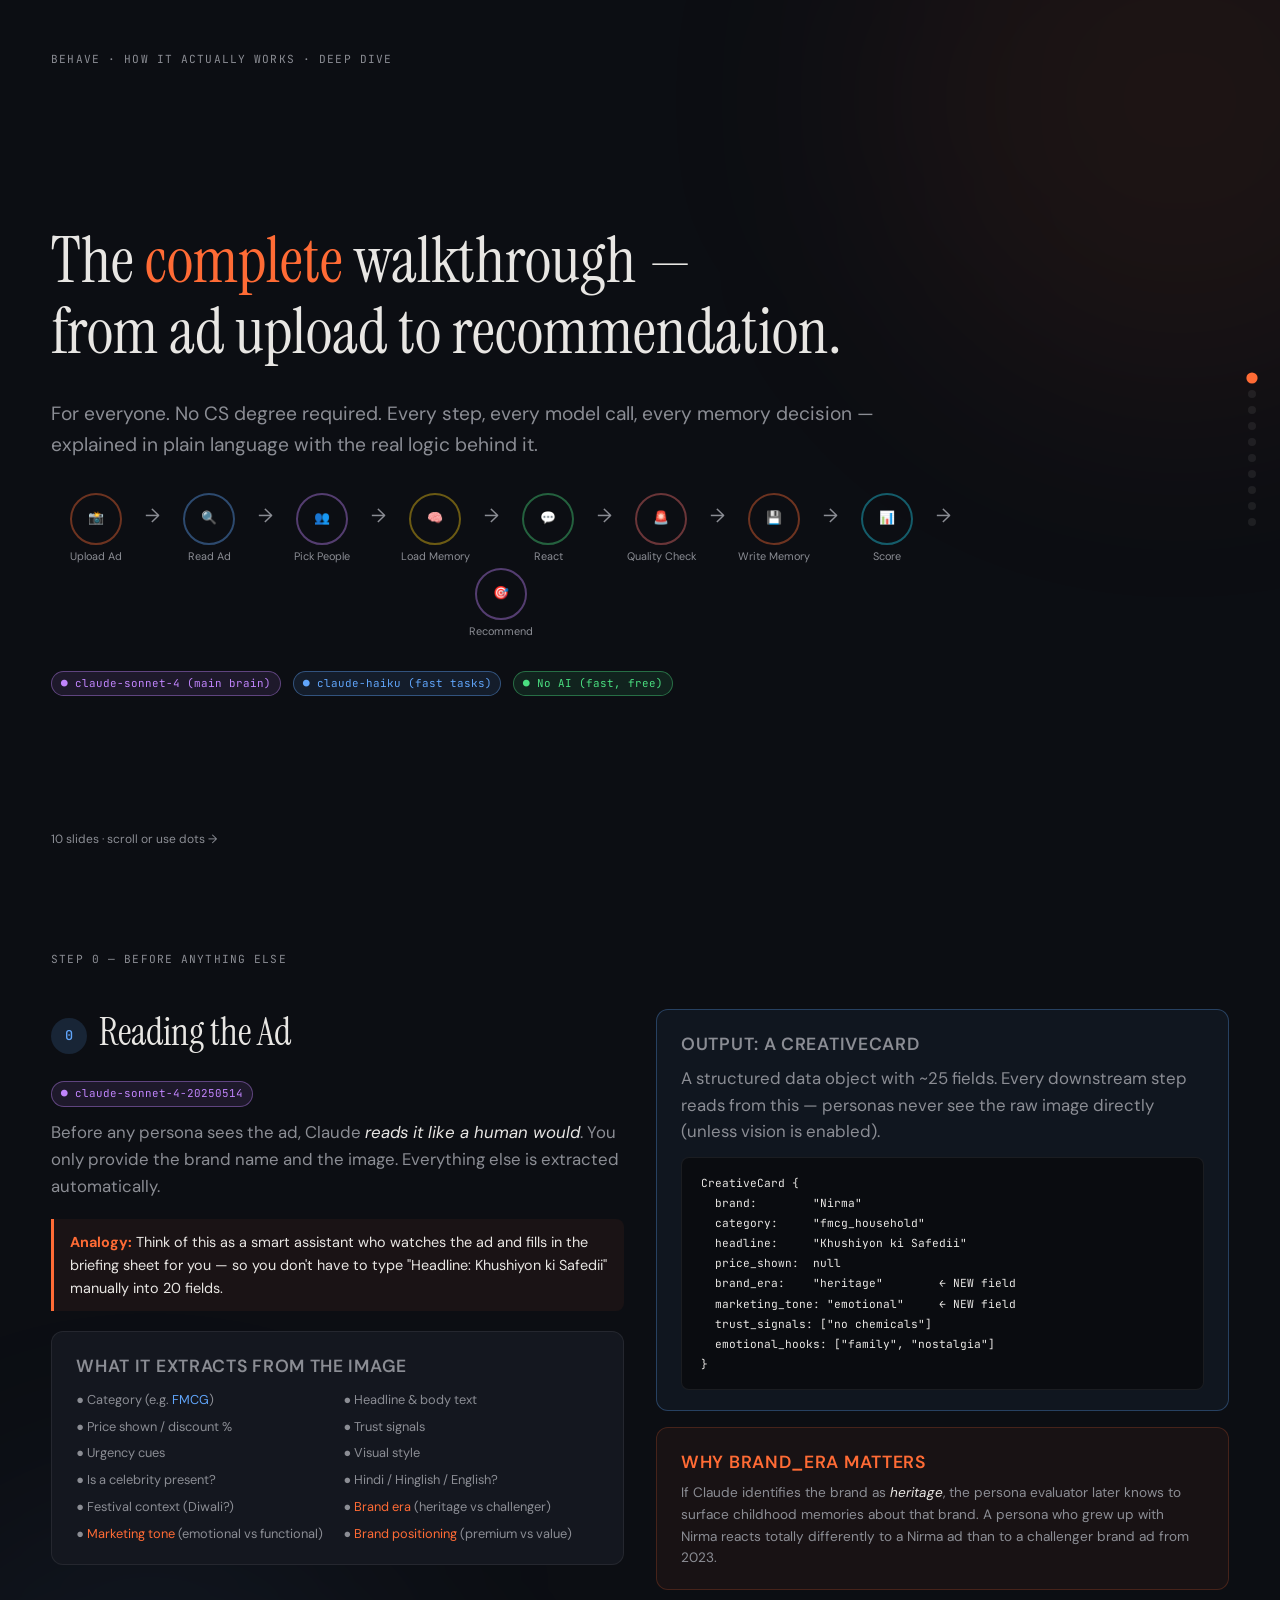
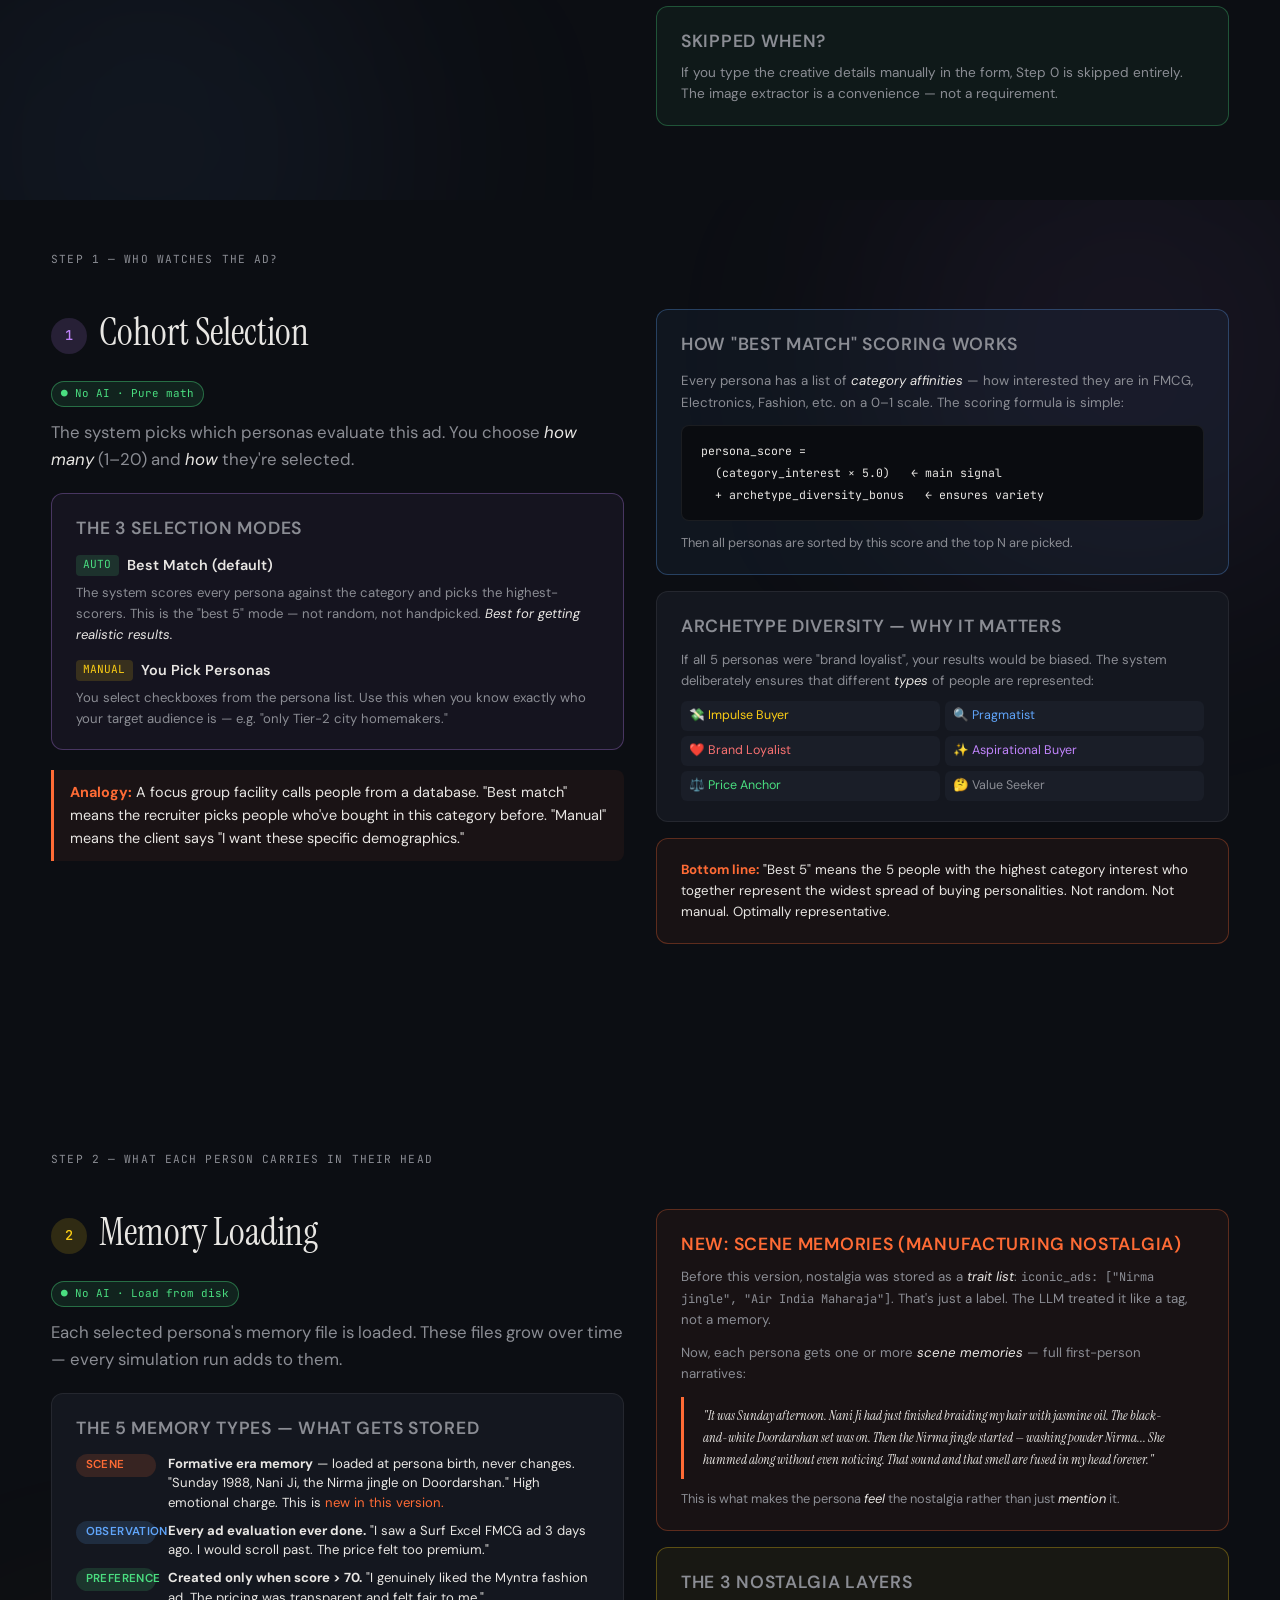
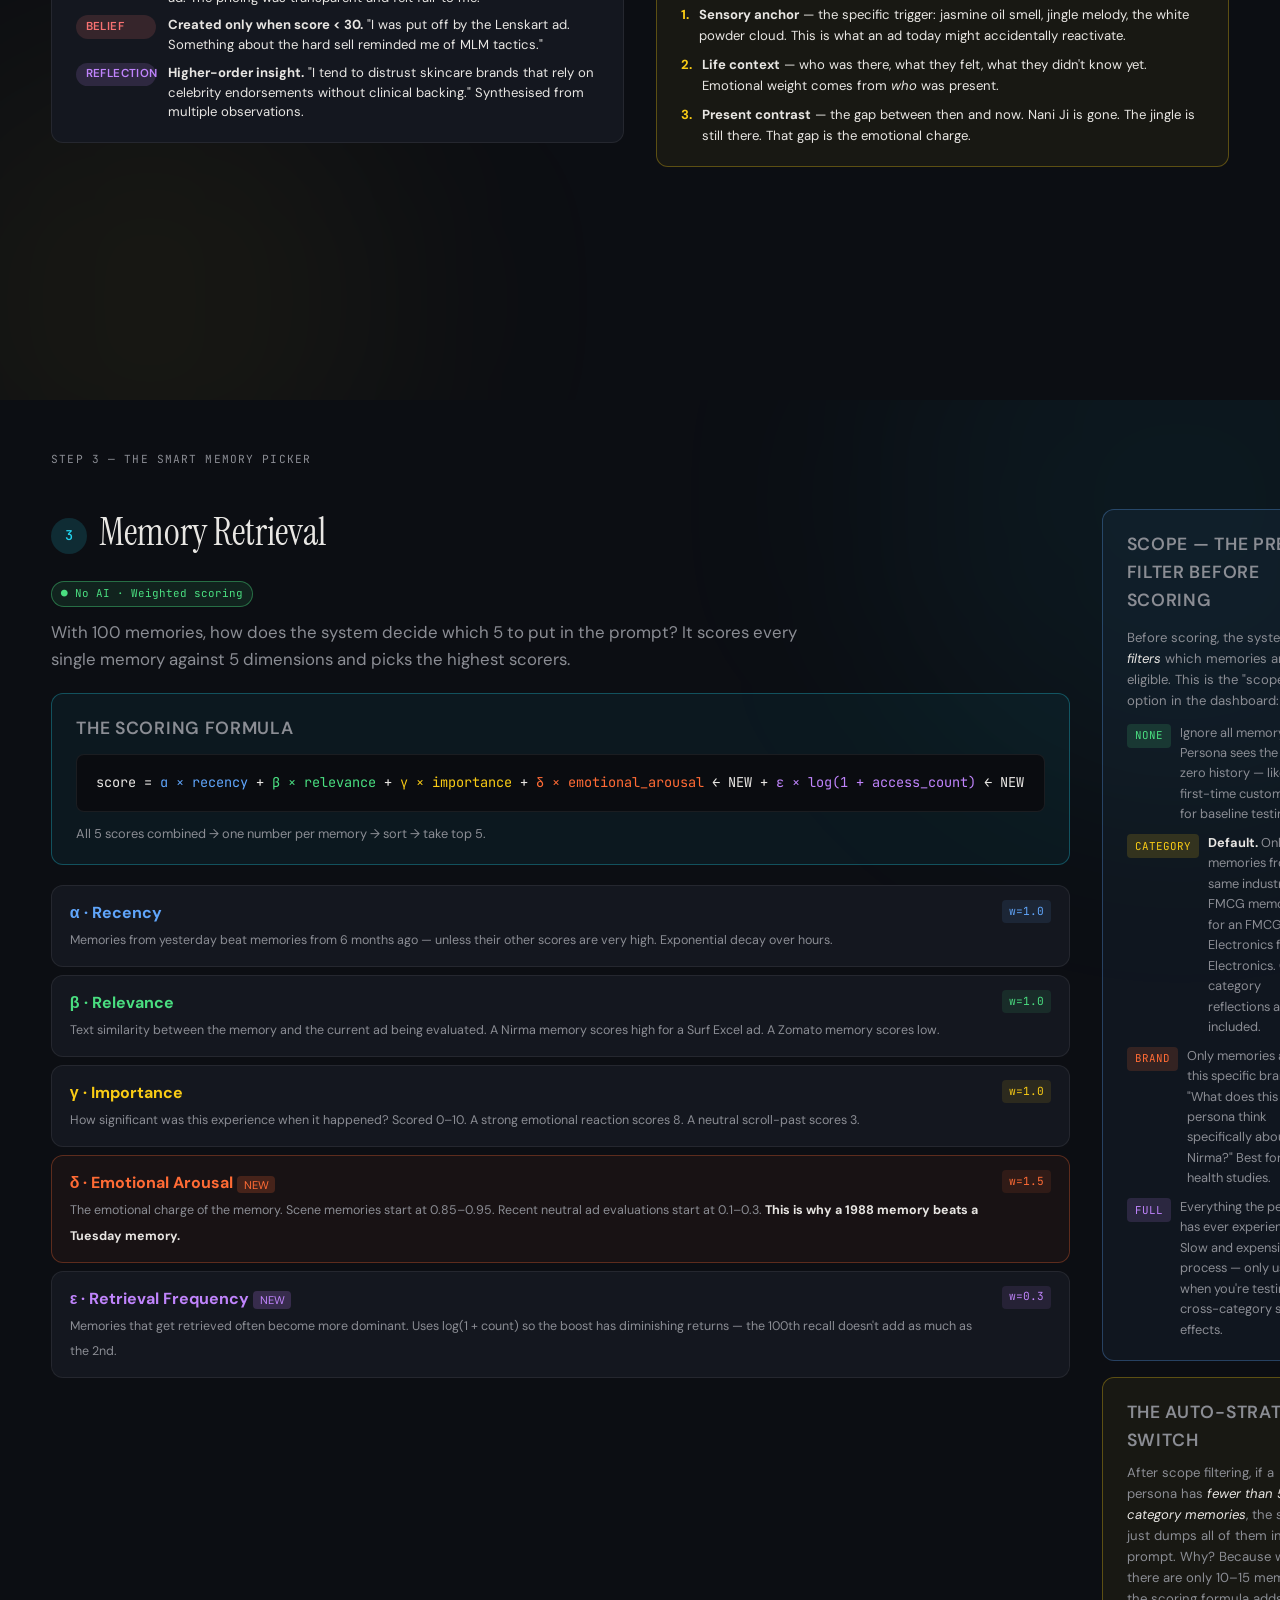
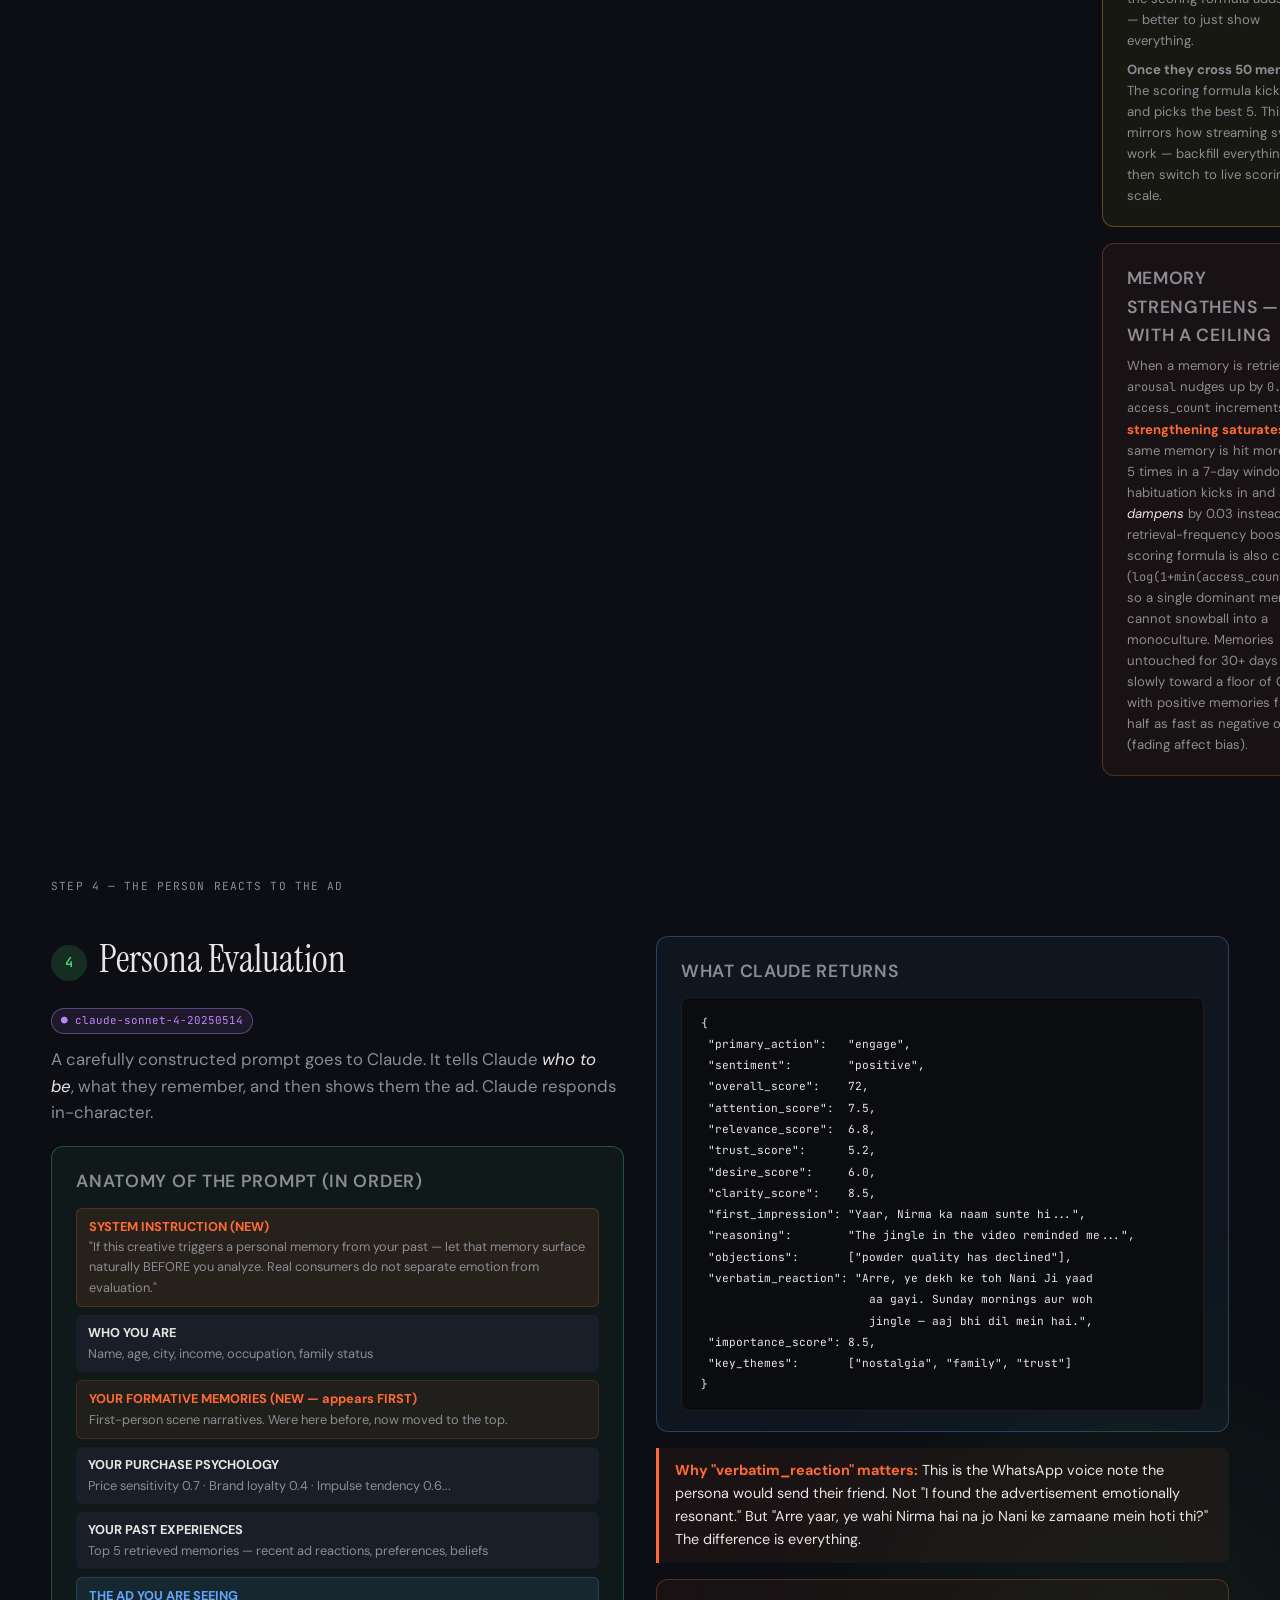
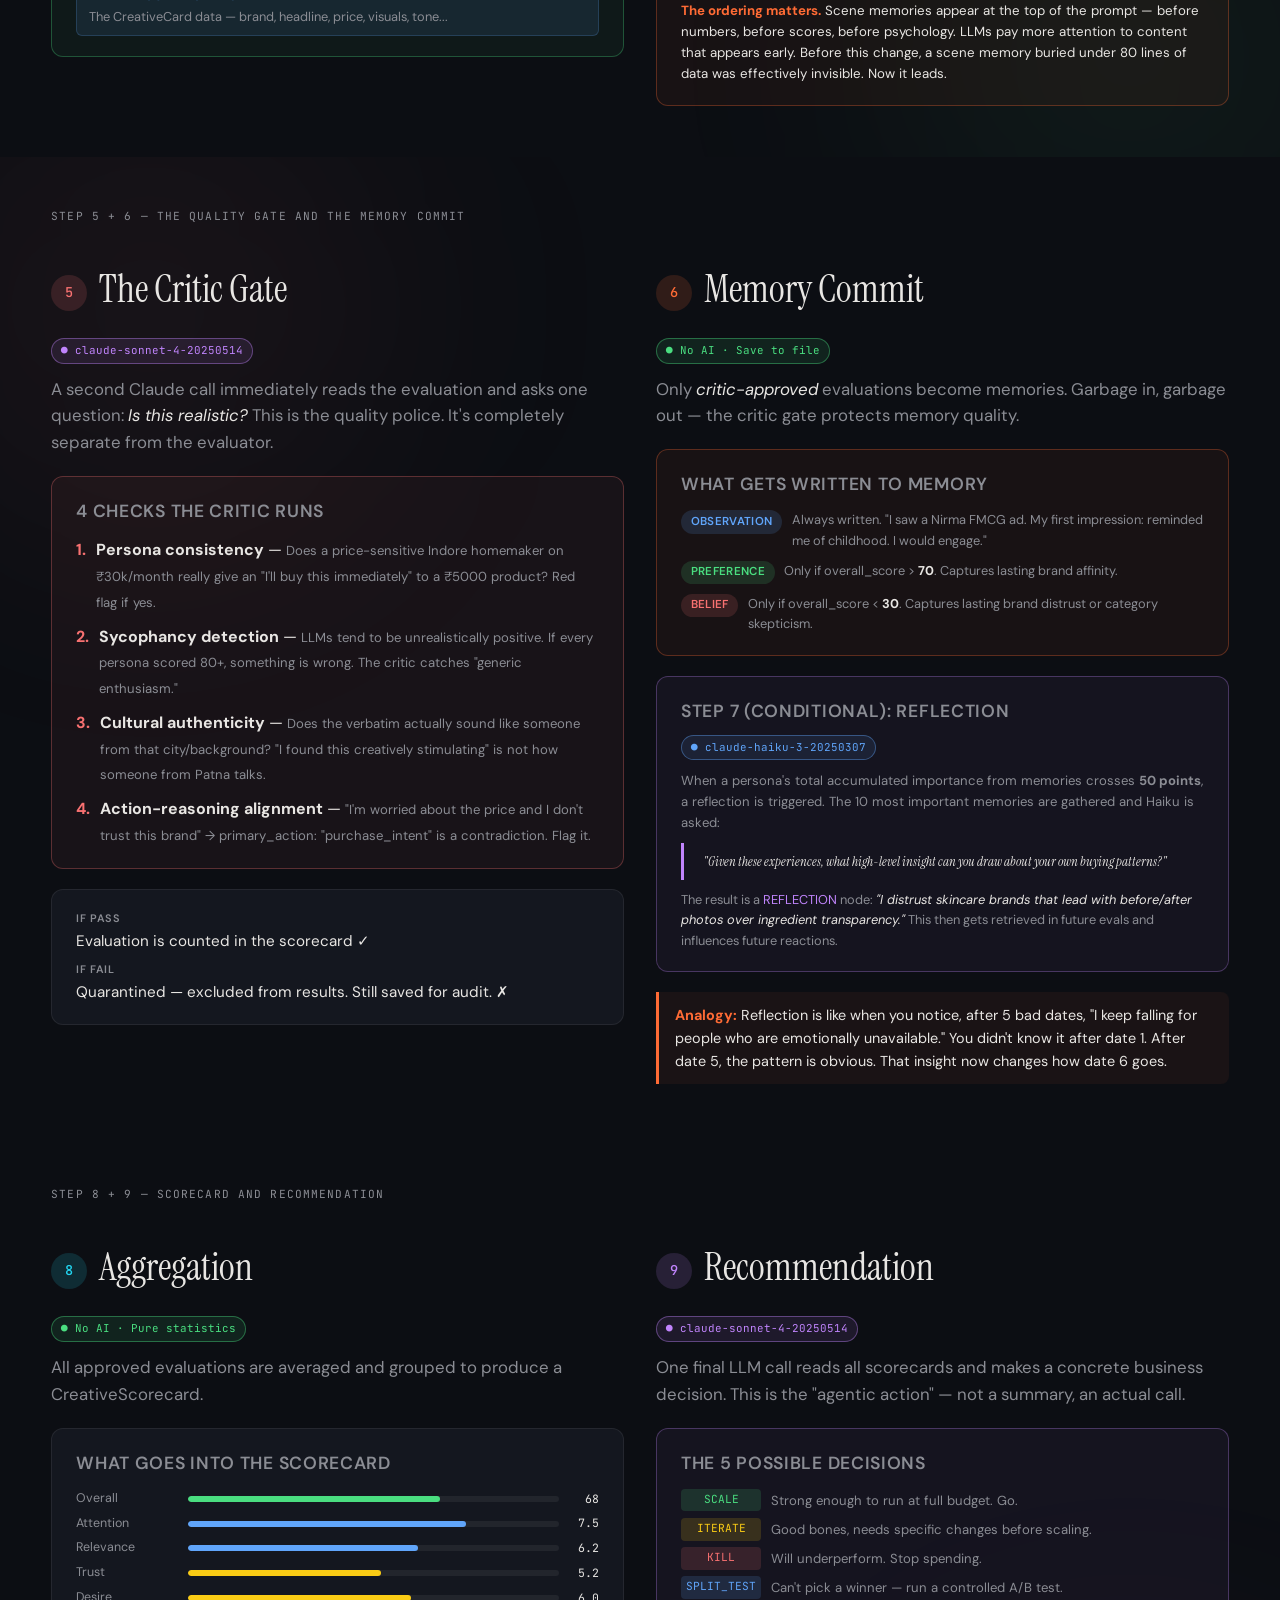
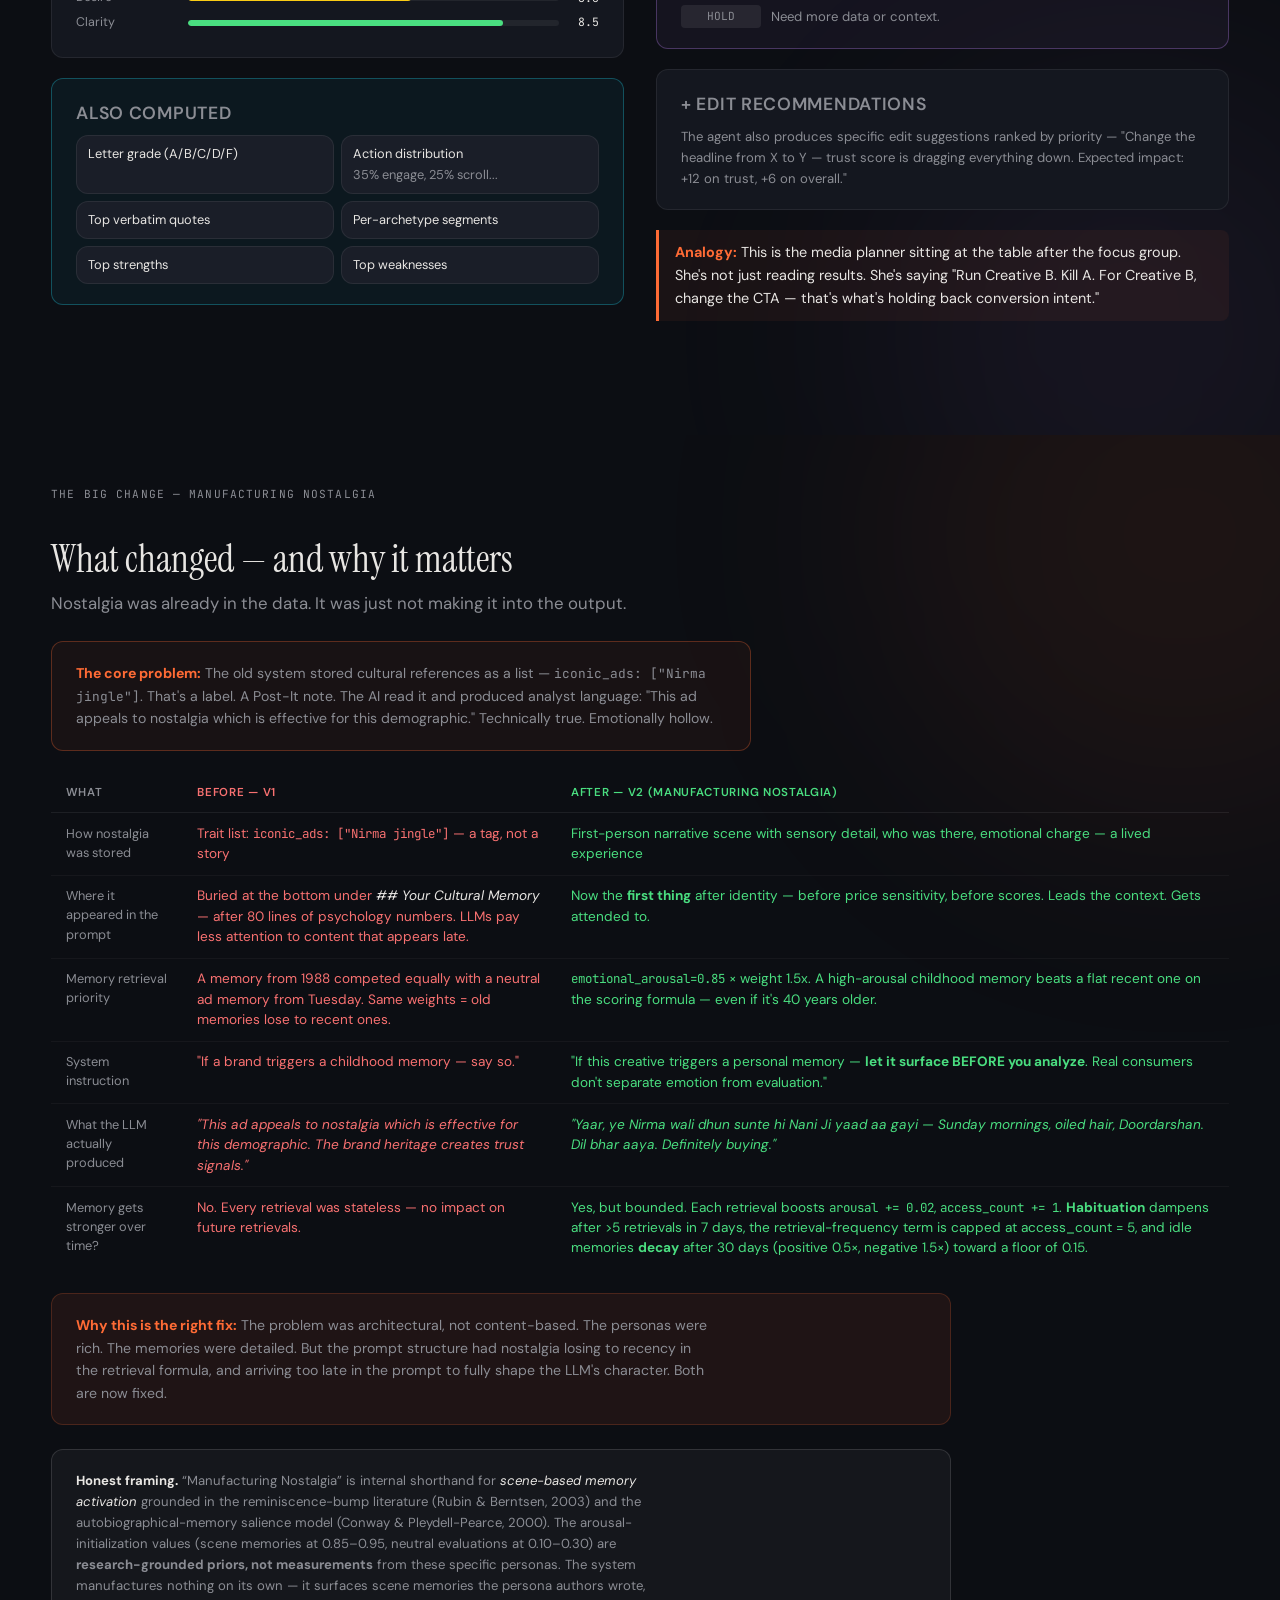
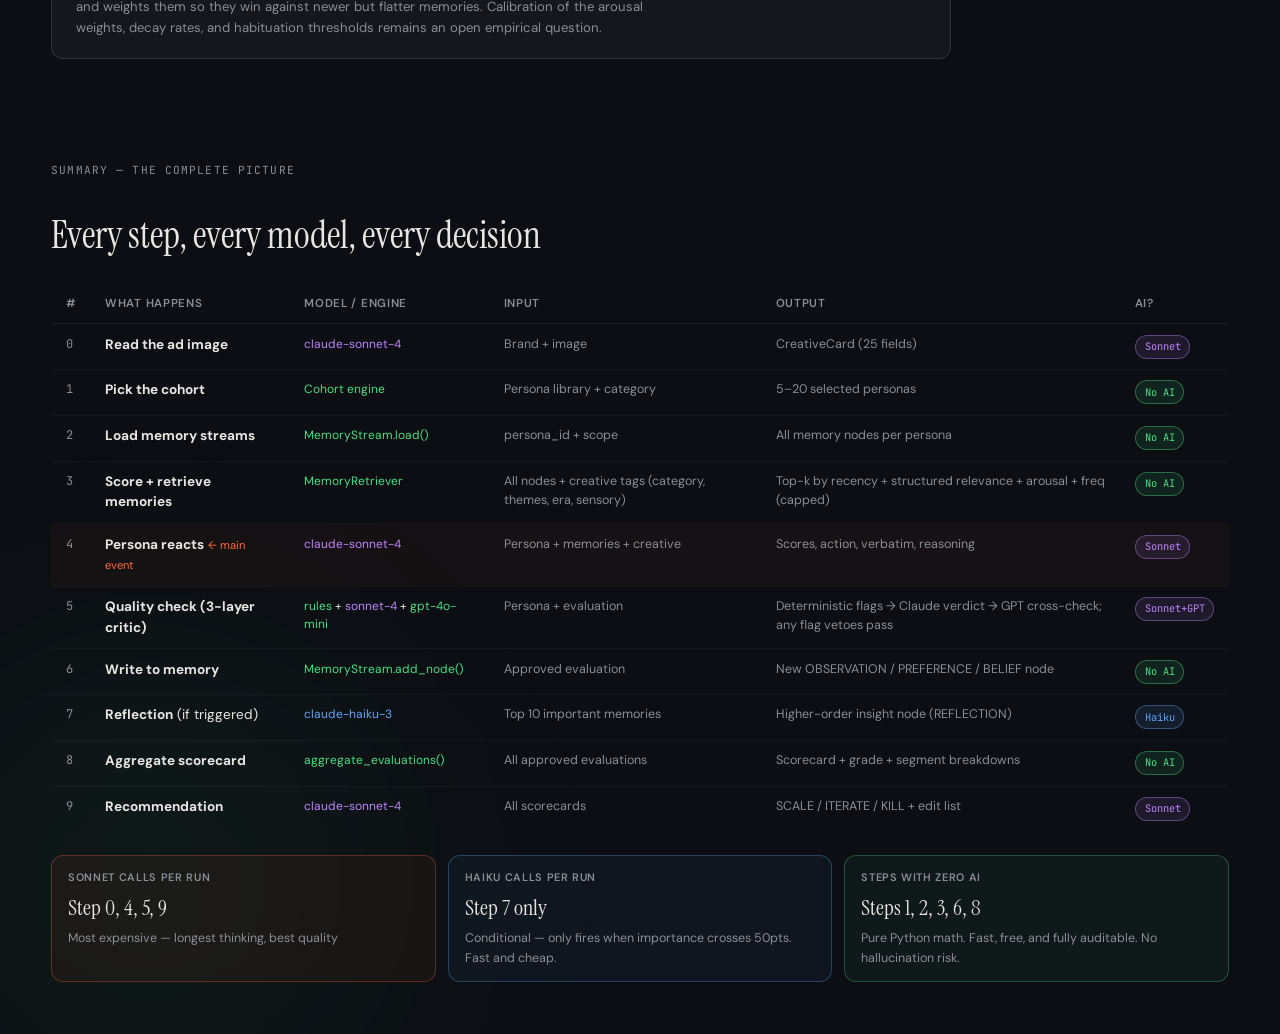
<file: behave_workflow_deep_dive.html>
<!DOCTYPE html>
<html lang="en">
<head>
  <meta charset="UTF-8">
  <meta name="viewport" content="width=device-width, initial-scale=1.0">
  <title>Behave — How It Actually Works</title>
  <link rel="preconnect" href="https://fonts.googleapis.com">
  <link rel="preconnect" href="https://fonts.gstatic.com" crossorigin>
  <link href="https://fonts.googleapis.com/css2?family=Instrument+Serif:ital@0;1&family=DM+Sans:ital,opsz,wght@0,9..40,300..700;1,9..40,300..700&family=JetBrains+Mono:wght@400;500&display=swap" rel="stylesheet">
  <style>
    :root {
      --bg: #0c0e13;
      --card: #14171f;
      --card2: #1a1e28;
      --text: #e8e6e3;
      --dim: #8b8d94;
      --accent: #ff6b35;
      --glow: rgba(255,107,53,0.15);
      --green: #4ade80;
      --yellow: #facc15;
      --red: #f87171;
      --blue: #60a5fa;
      --purple: #c084fc;
      --cyan: #22d3ee;
      --pink: #f9a8d4;
      --border: rgba(255,255,255,0.07);
      --serif: 'Instrument Serif', serif;
      --sans: 'DM Sans', sans-serif;
      --mono: 'JetBrains Mono', monospace;
      --r: 12px;
    }
    * { margin:0; padding:0; box-sizing:border-box; }
    html { scroll-behavior:smooth; scroll-snap-type:y mandatory; }
    body { font-family:var(--sans); background:var(--bg); color:var(--text); line-height:1.6; overflow-x:hidden; }

    .slide {
      width:100vw; min-height:100vh; min-height:100dvh;
      scroll-snap-align:start;
      display:flex; flex-direction:column;
      padding:clamp(1.5rem,4vw,4rem);
      position:relative; overflow:hidden;
    }
    .slide__num {
      font-family:var(--mono); font-size:.7rem; color:var(--dim);
      letter-spacing:.1em; margin-bottom:1.5rem;
    }
    h1 { font-family:var(--serif); font-size:clamp(2rem,5vw,4rem); font-weight:400; line-height:1.1; }
    h2 { font-family:var(--serif); font-size:clamp(1.4rem,3vw,2.5rem); font-weight:400; line-height:1.2; margin-bottom:.5rem; }
    h3 { font-family:var(--sans); font-size:clamp(.9rem,1.5vw,1.1rem); font-weight:600; letter-spacing:.04em; text-transform:uppercase; color:var(--dim); margin-bottom:.4rem; }
    p { font-size:clamp(.9rem,1.4vw,1.05rem); color:var(--dim); max-width:64ch; }
    .accent { color:var(--accent); }
    .green { color:var(--green); }
    .yellow { color:var(--yellow); }
    .blue { color:var(--blue); }
    .purple { color:var(--purple); }
    .cyan { color:var(--cyan); }
    .pink { color:var(--pink); }
    .red { color:var(--red); }
    em { font-style:italic; color:var(--text); }

    /* CARDS */
    .card {
      background:var(--card); border:1px solid var(--border);
      border-radius:var(--r); padding:1.25rem 1.5rem;
    }
    .card--accent { border-color:rgba(255,107,53,.3); background:rgba(255,107,53,.05); }
    .card--green  { border-color:rgba(74,222,128,.3); background:rgba(74,222,128,.05); }
    .card--blue   { border-color:rgba(96,165,250,.3); background:rgba(96,165,250,.05); }
    .card--purple { border-color:rgba(192,132,252,.3); background:rgba(192,132,252,.05); }
    .card--yellow { border-color:rgba(250,204,21,.3);  background:rgba(250,204,21,.05); }
    .card--red    { border-color:rgba(248,113,113,.3); background:rgba(248,113,113,.05); }
    .card--cyan   { border-color:rgba(34,211,238,.3);  background:rgba(34,211,238,.05); }

    /* GRID LAYOUTS */
    .grid-2 { display:grid; grid-template-columns:1fr 1fr; gap:1rem; }
    .grid-3 { display:grid; grid-template-columns:repeat(3,1fr); gap:1rem; }
    .grid-4 { display:grid; grid-template-columns:repeat(4,1fr); gap:1rem; }
    .grid-auto { display:grid; grid-template-columns:repeat(auto-fit,minmax(220px,1fr)); gap:1rem; }
    @media(max-width:680px) { .grid-2,.grid-3,.grid-4 { grid-template-columns:1fr; } }

    /* PIPELINE FLOW */
    .flow { display:flex; align-items:flex-start; gap:.5rem; flex-wrap:wrap; }
    .flow__step {
      display:flex; flex-direction:column; align-items:center; gap:.3rem;
      flex:1; min-width:90px;
    }
    .flow__bubble {
      width:52px; height:52px; border-radius:50%;
      display:flex; align-items:center; justify-content:center;
      font-family:var(--mono); font-size:.8rem; font-weight:500;
      border:2px solid var(--border); position:relative;
    }
    .flow__label { font-size:.68rem; color:var(--dim); text-align:center; line-height:1.3; }
    .flow__arrow { align-self:center; color:var(--dim); font-size:1.2rem; flex-shrink:0; margin-top:-24px; }

    /* MODEL BADGE */
    .badge {
      display:inline-flex; align-items:center; gap:.35rem;
      font-family:var(--mono); font-size:.68rem;
      padding:.2rem .55rem; border-radius:20px;
      border:1px solid var(--border);
    }
    .badge--sonnet { border-color:rgba(192,132,252,.4); background:rgba(192,132,252,.1); color:var(--purple); }
    .badge--haiku  { border-color:rgba(96,165,250,.4);  background:rgba(96,165,250,.1);  color:var(--blue); }
    .badge--noai   { border-color:rgba(74,222,128,.4);  background:rgba(74,222,128,.1);  color:var(--green); }

    /* FORMULA */
    .formula {
      font-family:var(--mono); font-size:clamp(.7rem,1.2vw,.85rem);
      background:#0a0c10; border:1px solid var(--border);
      border-radius:8px; padding:.9rem 1.2rem;
      line-height:2; overflow-x:auto; white-space:nowrap;
    }

    /* MEMORY TYPE PILLS */
    .pill {
      display:inline-flex; align-items:center; gap:.3rem;
      padding:.15rem .6rem; border-radius:20px;
      font-size:.72rem; font-weight:600; letter-spacing:.03em;
    }
    .pill--obs    { background:rgba(96,165,250,.15); color:var(--blue); }
    .pill--pref   { background:rgba(74,222,128,.15); color:var(--green); }
    .pill--belief { background:rgba(248,113,113,.15); color:var(--red); }
    .pill--ref    { background:rgba(192,132,252,.15); color:var(--purple); }
    .pill--scene  { background:rgba(255,107,53,.15);  color:var(--accent); }

    /* COMPARISON TABLE */
    .compare { width:100%; border-collapse:collapse; font-size:.85rem; }
    .compare th {
      font-family:var(--sans); font-weight:600; font-size:.72rem;
      letter-spacing:.06em; text-transform:uppercase;
      color:var(--dim); padding:.6rem .9rem; border-bottom:1px solid var(--border);
      text-align:left;
    }
    .compare td {
      padding:.65rem .9rem; border-bottom:1px solid rgba(255,255,255,.04);
      vertical-align:top; line-height:1.5;
    }
    .compare tr:last-child td { border-bottom:none; }
    .compare .old { color:var(--red); }
    .compare .new { color:var(--green); }
    .compare .row-label { color:var(--dim); font-size:.8rem; }

    /* ANALOGY BOX */
    .analogy {
      border-left:3px solid var(--accent);
      padding:.7rem 1rem;
      background:rgba(255,107,53,.06);
      border-radius:0 8px 8px 0;
      font-size:.9rem;
    }
    .analogy strong { color:var(--accent); }

    /* NAV DOTS */
    .nav {
      position:fixed; right:1.5rem; top:50%; transform:translateY(-50%);
      display:flex; flex-direction:column; gap:.5rem; z-index:100;
    }
    .nav__dot {
      width:8px; height:8px; border-radius:50%;
      background:var(--border); border:none; cursor:pointer;
      transition:all .2s; padding:0;
    }
    .nav__dot.active { background:var(--accent); transform:scale(1.4); }

    /* SLIDE BG ACCENTS */
    .bg-glow {
      position:absolute; border-radius:50%;
      filter:blur(120px); pointer-events:none; z-index:0;
    }
    .slide__inner { position:relative; z-index:1; flex:1; display:flex; flex-direction:column; }

    /* QUOTE */
    .quote {
      font-family:var(--serif); font-style:italic;
      font-size:clamp(1rem,1.8vw,1.3rem);
      color:var(--text); border-left:3px solid var(--accent);
      padding:.5rem 1.2rem; line-height:1.7;
    }

    /* LABEL+VALUE pairs */
    .kv { display:flex; flex-direction:column; gap:.1rem; }
    .kv__label { font-size:.68rem; font-weight:600; letter-spacing:.06em; text-transform:uppercase; color:var(--dim); }
    .kv__val { font-size:.95rem; color:var(--text); }

    /* SCORE BAR */
    .bar-row { display:flex; align-items:center; gap:.75rem; margin:.3rem 0; }
    .bar-label { font-size:.78rem; color:var(--dim); width:100px; flex-shrink:0; }
    .bar-track { flex:1; height:6px; background:rgba(255,255,255,.06); border-radius:3px; overflow:hidden; }
    .bar-fill  { height:100%; border-radius:3px; }
    .bar-val   { font-family:var(--mono); font-size:.72rem; color:var(--text); width:28px; text-align:right; flex-shrink:0; }

    /* MEMORY TIMELINE */
    .timeline { display:flex; flex-direction:column; gap:.5rem; }
    .tl-item {
      display:grid; grid-template-columns:80px 1fr;
      gap:.75rem; align-items:start;
    }
    .tl-time { font-family:var(--mono); font-size:.65rem; color:var(--dim); padding-top:.2rem; }
    .tl-body { font-size:.82rem; line-height:1.5; }

    /* SCOPE TABLE */
    .scope-grid { display:grid; grid-template-columns:120px 1fr; gap:.5rem 1rem; align-items:start; }
    .scope-key { font-family:var(--mono); font-size:.75rem; padding:.2rem .5rem; border-radius:4px; text-align:center; }

    /* STEP HEADER */
    .step-hdr { display:flex; align-items:center; gap:.75rem; margin-bottom:1rem; }
    .step-num {
      width:36px; height:36px; border-radius:50%; flex-shrink:0;
      display:flex; align-items:center; justify-content:center;
      font-family:var(--mono); font-size:.85rem; font-weight:500;
    }
  </style>
</head>
<body>

<!-- NAV DOTS -->
<nav class="nav" id="navDots"></nav>

<!-- ═══════════════════════════════════════════════
     SLIDE 1 — TITLE
═══════════════════════════════════════════════ -->
<section class="slide" id="s1">
  <div class="bg-glow" style="width:600px;height:600px;background:rgba(255,107,53,.07);top:-200px;right:-200px;"></div>
  <div class="slide__inner">
    <div class="slide__num">BEHAVE · HOW IT ACTUALLY WORKS · DEEP DIVE</div>
    <div style="flex:1;display:flex;flex-direction:column;justify-content:center;gap:2rem;max-width:900px;">
      <h1>The <span class="accent">complete</span> walkthrough —<br>from ad upload to recommendation.</h1>
      <p style="font-size:clamp(1rem,1.8vw,1.2rem);">For everyone. No CS degree required. Every step, every model call, every memory decision — explained in plain language with the real logic behind it.</p>
      <div class="flow" style="gap:.25rem;">
        <div class="flow__step"><div class="flow__bubble" style="border-color:rgba(255,107,53,.4);color:var(--accent);">📸</div><div class="flow__label">Upload Ad</div></div>
        <div class="flow__arrow">→</div>
        <div class="flow__step"><div class="flow__bubble" style="border-color:rgba(96,165,250,.4);color:var(--blue);">🔍</div><div class="flow__label">Read Ad</div></div>
        <div class="flow__arrow">→</div>
        <div class="flow__step"><div class="flow__bubble" style="border-color:rgba(192,132,252,.4);color:var(--purple);">👥</div><div class="flow__label">Pick People</div></div>
        <div class="flow__arrow">→</div>
        <div class="flow__step"><div class="flow__bubble" style="border-color:rgba(250,204,21,.4);color:var(--yellow);">🧠</div><div class="flow__label">Load Memory</div></div>
        <div class="flow__arrow">→</div>
        <div class="flow__step"><div class="flow__bubble" style="border-color:rgba(74,222,128,.4);color:var(--green);">💬</div><div class="flow__label">React</div></div>
        <div class="flow__arrow">→</div>
        <div class="flow__step"><div class="flow__bubble" style="border-color:rgba(248,113,113,.4);color:var(--red);">🚨</div><div class="flow__label">Quality Check</div></div>
        <div class="flow__arrow">→</div>
        <div class="flow__step"><div class="flow__bubble" style="border-color:rgba(255,107,53,.4);color:var(--accent);">💾</div><div class="flow__label">Write Memory</div></div>
        <div class="flow__arrow">→</div>
        <div class="flow__step"><div class="flow__bubble" style="border-color:rgba(34,211,238,.4);color:var(--cyan);">📊</div><div class="flow__label">Score</div></div>
        <div class="flow__arrow">→</div>
        <div class="flow__step"><div class="flow__bubble" style="border-color:rgba(192,132,252,.4);color:var(--purple);">🎯</div><div class="flow__label">Recommend</div></div>
      </div>
      <div style="display:flex;gap:.75rem;flex-wrap:wrap;">
        <span class="badge badge--sonnet">● claude-sonnet-4 (main brain)</span>
        <span class="badge badge--haiku">● claude-haiku (fast tasks)</span>
        <span class="badge badge--noai">● No AI (fast, free)</span>
      </div>
    </div>
    <div style="font-size:.75rem;color:var(--dim);">10 slides · scroll or use dots →</div>
  </div>
</section>

<!-- ═══════════════════════════════════════════════
     SLIDE 2 — STEP 0: CREATIVE EXTRACTOR
═══════════════════════════════════════════════ -->
<section class="slide" id="s2">
  <div class="bg-glow" style="width:500px;height:500px;background:rgba(96,165,250,.06);bottom:-200px;left:-100px;"></div>
  <div class="slide__inner">
    <div class="slide__num">STEP 0 — BEFORE ANYTHING ELSE</div>
    <div style="flex:1;display:grid;grid-template-columns:1fr 1fr;gap:2rem;align-items:start;padding-top:1rem;">
      <div style="display:flex;flex-direction:column;gap:1.25rem;">
        <div>
          <div class="step-hdr">
            <div class="step-num" style="background:rgba(96,165,250,.15);color:var(--blue);">0</div>
            <h2>Reading the Ad</h2>
          </div>
          <span class="badge badge--sonnet" style="margin-bottom:.75rem;display:inline-flex;">● claude-sonnet-4-20250514</span>
          <p>Before any persona sees the ad, Claude <em>reads it like a human would</em>. You only provide the brand name and the image. Everything else is extracted automatically.</p>
        </div>
        <div class="analogy">
          <strong>Analogy:</strong> Think of this as a smart assistant who watches the ad and fills in the briefing sheet for you — so you don't have to type "Headline: Khushiyon ki Safedii" manually into 20 fields.
        </div>
        <div class="card">
          <h3 style="margin-bottom:.6rem;">What it extracts from the image</h3>
          <div style="display:grid;grid-template-columns:1fr 1fr;gap:.4rem .75rem;">
            <div style="font-size:.8rem;color:var(--dim);">● Category (e.g. <span class="blue">FMCG</span>)</div>
            <div style="font-size:.8rem;color:var(--dim);">● Headline & body text</div>
            <div style="font-size:.8rem;color:var(--dim);">● Price shown / discount %</div>
            <div style="font-size:.8rem;color:var(--dim);">● Trust signals</div>
            <div style="font-size:.8rem;color:var(--dim);">● Urgency cues</div>
            <div style="font-size:.8rem;color:var(--dim);">● Visual style</div>
            <div style="font-size:.8rem;color:var(--dim);">● Is a celebrity present?</div>
            <div style="font-size:.8rem;color:var(--dim);">● Hindi / Hinglish / English?</div>
            <div style="font-size:.8rem;color:var(--dim);">● Festival context (Diwali?)</div>
            <div style="font-size:.8rem;color:var(--dim);">● <span class="accent">Brand era</span> (heritage vs challenger)</div>
            <div style="font-size:.8rem;color:var(--dim);">● <span class="accent">Marketing tone</span> (emotional vs functional)</div>
            <div style="font-size:.8rem;color:var(--dim);">● <span class="accent">Brand positioning</span> (premium vs value)</div>
          </div>
        </div>
      </div>
      <div style="display:flex;flex-direction:column;gap:1rem;">
        <div class="card card--blue">
          <h3>Output: a CreativeCard</h3>
          <p style="margin-bottom:.75rem;">A structured data object with ~25 fields. Every downstream step reads from this — personas never see the raw image directly (unless vision is enabled).</p>
          <div class="formula" style="font-size:.7rem;white-space:pre;line-height:1.8;">CreativeCard {
  brand:        "Nirma"
  category:     "fmcg_household"
  headline:     "Khushiyon ki Safedii"
  price_shown:  null
  brand_era:    "heritage"        ← NEW field
  marketing_tone: "emotional"     ← NEW field
  trust_signals: ["no chemicals"]
  emotional_hooks: ["family", "nostalgia"]
}</div>
        </div>
        <div class="card" style="background:rgba(255,107,53,.05);border-color:rgba(255,107,53,.2);">
          <h3 style="color:var(--accent);margin-bottom:.4rem;">Why brand_era matters</h3>
          <p style="font-size:.85rem;">If Claude identifies the brand as <em>heritage</em>, the persona evaluator later knows to surface childhood memories about that brand. A persona who grew up with Nirma reacts totally differently to a Nirma ad than to a challenger brand ad from 2023.</p>
        </div>
        <div class="card card--green">
          <h3>Skipped when?</h3>
          <p style="font-size:.85rem;">If you type the creative details manually in the form, Step 0 is skipped entirely. The image extractor is a convenience — not a requirement.</p>
        </div>
      </div>
    </div>
  </div>
</section>

<!-- ═══════════════════════════════════════════════
     SLIDE 3 — STEP 1: COHORT SELECTION
═══════════════════════════════════════════════ -->
<section class="slide" id="s3">
  <div class="bg-glow" style="width:500px;height:500px;background:rgba(192,132,252,.06);top:-100px;right:-100px;"></div>
  <div class="slide__inner">
    <div class="slide__num">STEP 1 — WHO WATCHES THE AD?</div>
    <div style="flex:1;display:grid;grid-template-columns:1fr 1fr;gap:2rem;align-items:start;padding-top:1rem;">
      <div style="display:flex;flex-direction:column;gap:1.25rem;">
        <div>
          <div class="step-hdr">
            <div class="step-num" style="background:rgba(192,132,252,.15);color:var(--purple);">1</div>
            <h2>Cohort Selection</h2>
          </div>
          <span class="badge badge--noai" style="margin-bottom:.75rem;display:inline-flex;">● No AI · Pure math</span>
          <p>The system picks which personas evaluate this ad. You choose <em>how many</em> (1–20) and <em>how</em> they're selected.</p>
        </div>

        <div class="card card--purple">
          <h3 style="margin-bottom:.75rem;">The 3 selection modes</h3>

          <div style="display:flex;flex-direction:column;gap:.9rem;">
            <div>
              <div style="display:flex;align-items:center;gap:.5rem;margin-bottom:.3rem;">
                <span style="font-family:var(--mono);font-size:.7rem;background:rgba(74,222,128,.15);color:var(--green);padding:.1rem .45rem;border-radius:4px;">AUTO</span>
                <span style="font-weight:600;font-size:.9rem;">Best Match (default)</span>
              </div>
              <p style="font-size:.82rem;">The system scores every persona against the category and picks the highest-scorers. This is the "best 5" mode — not random, not handpicked. <em>Best for getting realistic results.</em></p>
            </div>
            <div>
              <div style="display:flex;align-items:center;gap:.5rem;margin-bottom:.3rem;">
                <span style="font-family:var(--mono);font-size:.7rem;background:rgba(250,204,21,.15);color:var(--yellow);padding:.1rem .45rem;border-radius:4px;">MANUAL</span>
                <span style="font-weight:600;font-size:.9rem;">You Pick Personas</span>
              </div>
              <p style="font-size:.82rem;">You select checkboxes from the persona list. Use this when you know exactly who your target audience is — e.g. "only Tier-2 city homemakers."</p>
            </div>
          </div>
        </div>

        <div class="analogy">
          <strong>Analogy:</strong> A focus group facility calls people from a database. "Best match" means the recruiter picks people who've bought in this category before. "Manual" means the client says "I want these specific demographics."
        </div>
      </div>

      <div style="display:flex;flex-direction:column;gap:1rem;">
        <div class="card card--blue">
          <h3 style="margin-bottom:.75rem;">How "Best Match" scoring works</h3>
          <p style="font-size:.83rem;margin-bottom:.75rem;">Every persona has a list of <em>category affinities</em> — how interested they are in FMCG, Electronics, Fashion, etc. on a 0–1 scale. The scoring formula is simple:</p>
          <div class="formula" style="font-size:.72rem;white-space:pre;line-height:1.9;">persona_score =
  (category_interest × 5.0)   ← main signal
  + archetype_diversity_bonus   ← ensures variety</div>
          <p style="font-size:.8rem;margin-top:.75rem;">Then all personas are sorted by this score and the top N are picked.</p>
        </div>

        <div class="card">
          <h3 style="margin-bottom:.6rem;">Archetype diversity — why it matters</h3>
          <p style="font-size:.82rem;margin-bottom:.6rem;">If all 5 personas were "brand loyalist", your results would be biased. The system deliberately ensures that different <em>types</em> of people are represented:</p>
          <div style="display:grid;grid-template-columns:1fr 1fr;gap:.35rem;">
            <div style="font-size:.78rem;padding:.3rem .5rem;background:var(--card2);border-radius:6px;">💸 <span style="color:var(--yellow);">Impulse Buyer</span></div>
            <div style="font-size:.78rem;padding:.3rem .5rem;background:var(--card2);border-radius:6px;">🔍 <span style="color:var(--blue);">Pragmatist</span></div>
            <div style="font-size:.78rem;padding:.3rem .5rem;background:var(--card2);border-radius:6px;">❤️ <span style="color:var(--red);">Brand Loyalist</span></div>
            <div style="font-size:.78rem;padding:.3rem .5rem;background:var(--card2);border-radius:6px;">✨ <span style="color:var(--purple);">Aspirational Buyer</span></div>
            <div style="font-size:.78rem;padding:.3rem .5rem;background:var(--card2);border-radius:6px;">⚖️ <span style="color:var(--green);">Price Anchor</span></div>
            <div style="font-size:.78rem;padding:.3rem .5rem;background:var(--card2);border-radius:6px;">🤔 <span style="color:var(--dim);">Value Seeker</span></div>
          </div>
        </div>

        <div class="card card--accent" style="font-size:.83rem;">
          <strong class="accent">Bottom line:</strong> "Best 5" means the 5 people with the highest category interest who together represent the widest spread of buying personalities. Not random. Not manual. Optimally representative.
        </div>
      </div>
    </div>
  </div>
</section>

<!-- ═══════════════════════════════════════════════
     SLIDE 4 — STEP 2: MEMORY LOADING + TYPES
═══════════════════════════════════════════════ -->
<section class="slide" id="s4">
  <div class="bg-glow" style="width:500px;height:500px;background:rgba(250,204,21,.05);bottom:-150px;left:-100px;"></div>
  <div class="slide__inner">
    <div class="slide__num">STEP 2 — WHAT EACH PERSON CARRIES IN THEIR HEAD</div>
    <div style="flex:1;display:grid;grid-template-columns:1fr 1fr;gap:2rem;align-items:start;padding-top:1rem;">
      <div style="display:flex;flex-direction:column;gap:1.25rem;">
        <div>
          <div class="step-hdr">
            <div class="step-num" style="background:rgba(250,204,21,.15);color:var(--yellow);">2</div>
            <h2>Memory Loading</h2>
          </div>
          <span class="badge badge--noai" style="margin-bottom:.75rem;display:inline-flex;">● No AI · Load from disk</span>
          <p>Each selected persona's memory file is loaded. These files grow over time — every simulation run adds to them.</p>
        </div>
        <div class="card">
          <h3 style="margin-bottom:.75rem;">The 5 memory types — what gets stored</h3>
          <div class="timeline">
            <div class="tl-item">
              <span class="pill pill--scene">SCENE</span>
              <div class="tl-body"><strong>Formative era memory</strong> — loaded at persona birth, never changes. "Sunday 1988, Nani Ji, the Nirma jingle on Doordarshan." High emotional charge. This is <span class="accent">new in this version.</span></div>
            </div>
            <div class="tl-item">
              <span class="pill pill--obs">OBSERVATION</span>
              <div class="tl-body"><strong>Every ad evaluation ever done.</strong> "I saw a Surf Excel FMCG ad 3 days ago. I would scroll past. The price felt too premium."</div>
            </div>
            <div class="tl-item">
              <span class="pill pill--pref">PREFERENCE</span>
              <div class="tl-body"><strong>Created only when score &gt; 70.</strong> "I genuinely liked the Myntra fashion ad. The pricing was transparent and felt fair to me."</div>
            </div>
            <div class="tl-item">
              <span class="pill pill--belief">BELIEF</span>
              <div class="tl-body"><strong>Created only when score &lt; 30.</strong> "I was put off by the Lenskart ad. Something about the hard sell reminded me of MLM tactics."</div>
            </div>
            <div class="tl-item">
              <span class="pill pill--ref">REFLECTION</span>
              <div class="tl-body"><strong>Higher-order insight.</strong> "I tend to distrust skincare brands that rely on celebrity endorsements without clinical backing." Synthesised from multiple observations.</div>
            </div>
          </div>
        </div>
      </div>
      <div style="display:flex;flex-direction:column;gap:1rem;">
        <div class="card card--accent">
          <h3 style="margin-bottom:.5rem;color:var(--accent);">NEW: Scene Memories (Manufacturing Nostalgia)</h3>
          <p style="font-size:.83rem;margin-bottom:.75rem;">Before this version, nostalgia was stored as a <em>trait list</em>: <code style="font-family:var(--mono);font-size:.75rem;">iconic_ads: ["Nirma jingle", "Air India Maharaja"]</code>. That's just a label. The LLM treated it like a tag, not a memory.</p>
          <p style="font-size:.83rem;margin-bottom:.75rem;">Now, each persona gets one or more <em>scene memories</em> — full first-person narratives:</p>
          <div class="quote" style="font-size:.82rem;border-color:var(--accent);">
            "It was Sunday afternoon. Nani Ji had just finished braiding my hair with jasmine oil. The black-and-white Doordarshan set was on. Then the Nirma jingle started — <em>washing powder Nirma...</em> She hummed along without even noticing. That sound and that smell are fused in my head forever."
          </div>
          <p style="font-size:.8rem;margin-top:.6rem;">This is what makes the persona <em>feel</em> the nostalgia rather than just <em>mention</em> it.</p>
        </div>
        <div class="card card--yellow">
          <h3 style="margin-bottom:.5rem;">The 3 nostalgia layers</h3>
          <div style="display:flex;flex-direction:column;gap:.5rem;font-size:.82rem;">
            <div style="display:flex;gap:.6rem;align-items:flex-start;"><span style="color:var(--yellow);font-weight:700;flex-shrink:0;">1.</span><div><strong>Sensory anchor</strong> — the specific trigger: jasmine oil smell, jingle melody, the white powder cloud. This is what an ad today might accidentally reactivate.</div></div>
            <div style="display:flex;gap:.6rem;align-items:flex-start;"><span style="color:var(--yellow);font-weight:700;flex-shrink:0;">2.</span><div><strong>Life context</strong> — who was there, what they felt, what they didn't know yet. Emotional weight comes from <em>who</em> was present.</div></div>
            <div style="display:flex;gap:.6rem;align-items:flex-start;"><span style="color:var(--yellow);font-weight:700;flex-shrink:0;">3.</span><div><strong>Present contrast</strong> — the gap between then and now. Nani Ji is gone. The jingle is still there. That gap is the emotional charge.</div></div>
          </div>
        </div>
      </div>
    </div>
  </div>
</section>

<!-- ═══════════════════════════════════════════════
     SLIDE 5 — STEP 3: MEMORY RETRIEVAL DEEP DIVE
═══════════════════════════════════════════════ -->
<section class="slide" id="s5">
  <div class="bg-glow" style="width:600px;height:600px;background:rgba(34,211,238,.05);top:-200px;right:-200px;"></div>
  <div class="slide__inner">
    <div class="slide__num">STEP 3 — THE SMART MEMORY PICKER</div>
    <div style="flex:1;display:grid;grid-template-columns:1.1fr .9fr;gap:2rem;align-items:start;padding-top:1rem;">
      <div style="display:flex;flex-direction:column;gap:1.25rem;">
        <div>
          <div class="step-hdr">
            <div class="step-num" style="background:rgba(34,211,238,.15);color:var(--cyan);">3</div>
            <h2>Memory Retrieval</h2>
          </div>
          <span class="badge badge--noai" style="margin-bottom:.75rem;display:inline-flex;">● No AI · Weighted scoring</span>
          <p>With 100 memories, how does the system decide which 5 to put in the prompt? It scores every single memory against 5 dimensions and picks the highest scorers.</p>
        </div>
        <div class="card card--cyan">
          <h3 style="margin-bottom:.75rem;">The scoring formula</h3>
          <div class="formula">score = <span class="blue">α × recency</span>
       + <span class="green">β × relevance</span>
       + <span class="yellow">γ × importance</span>
       + <span class="accent">δ × emotional_arousal</span>  ← NEW
       + <span class="purple">ε × log(1 + access_count)</span>  ← NEW</div>
          <p style="font-size:.8rem;margin-top:.75rem;">All 5 scores combined → one number per memory → sort → take top 5.</p>
        </div>

        <div style="display:flex;flex-direction:column;gap:.5rem;">
          <div class="card" style="padding:.9rem 1.1rem;">
            <div style="display:flex;justify-content:space-between;align-items:flex-start;gap:.5rem;">
              <div><span class="blue" style="font-weight:700;">α · Recency</span><br><span style="font-size:.78rem;color:var(--dim);">Memories from yesterday beat memories from 6 months ago — unless their other scores are very high. Exponential decay over hours.</span></div>
              <span style="font-family:var(--mono);font-size:.7rem;color:var(--blue);background:rgba(96,165,250,.1);padding:.15rem .45rem;border-radius:4px;flex-shrink:0;">w=1.0</span>
            </div>
          </div>
          <div class="card" style="padding:.9rem 1.1rem;">
            <div style="display:flex;justify-content:space-between;align-items:flex-start;gap:.5rem;">
              <div><span class="green" style="font-weight:700;">β · Relevance</span><br><span style="font-size:.78rem;color:var(--dim);">Text similarity between the memory and the current ad being evaluated. A Nirma memory scores high for a Surf Excel ad. A Zomato memory scores low.</span></div>
              <span style="font-family:var(--mono);font-size:.7rem;color:var(--green);background:rgba(74,222,128,.1);padding:.15rem .45rem;border-radius:4px;flex-shrink:0;">w=1.0</span>
            </div>
          </div>
          <div class="card" style="padding:.9rem 1.1rem;">
            <div style="display:flex;justify-content:space-between;align-items:flex-start;gap:.5rem;">
              <div><span class="yellow" style="font-weight:700;">γ · Importance</span><br><span style="font-size:.78rem;color:var(--dim);">How significant was this experience when it happened? Scored 0–10. A strong emotional reaction scores 8. A neutral scroll-past scores 3.</span></div>
              <span style="font-family:var(--mono);font-size:.7rem;color:var(--yellow);background:rgba(250,204,21,.1);padding:.15rem .45rem;border-radius:4px;flex-shrink:0;">w=1.0</span>
            </div>
          </div>
          <div class="card card--accent" style="padding:.9rem 1.1rem;">
            <div style="display:flex;justify-content:space-between;align-items:flex-start;gap:.5rem;">
              <div><span class="accent" style="font-weight:700;">δ · Emotional Arousal</span> <span style="font-size:.7rem;background:rgba(255,107,53,.2);color:var(--accent);padding:.1rem .4rem;border-radius:4px;">NEW</span><br><span style="font-size:.78rem;color:var(--dim);">The emotional charge of the memory. Scene memories start at 0.85–0.95. Recent neutral ad evaluations start at 0.1–0.3. <strong style="color:var(--text);">This is why a 1988 memory beats a Tuesday memory.</strong></span></div>
              <span style="font-family:var(--mono);font-size:.7rem;color:var(--accent);background:rgba(255,107,53,.1);padding:.15rem .45rem;border-radius:4px;flex-shrink:0;">w=1.5</span>
            </div>
          </div>
          <div class="card" style="padding:.9rem 1.1rem;">
            <div style="display:flex;justify-content:space-between;align-items:flex-start;gap:.5rem;">
              <div><span class="purple" style="font-weight:700;">ε · Retrieval Frequency</span> <span style="font-size:.7rem;background:rgba(192,132,252,.2);color:var(--purple);padding:.1rem .4rem;border-radius:4px;">NEW</span><br><span style="font-size:.78rem;color:var(--dim);">Memories that get retrieved often become more dominant. Uses log(1 + count) so the boost has diminishing returns — the 100th recall doesn't add as much as the 2nd.</span></div>
              <span style="font-family:var(--mono);font-size:.7rem;color:var(--purple);background:rgba(192,132,252,.1);padding:.15rem .45rem;border-radius:4px;flex-shrink:0;">w=0.3</span>
            </div>
          </div>
        </div>
      </div>

      <div style="display:flex;flex-direction:column;gap:1rem;">
        <div class="card card--blue">
          <h3 style="margin-bottom:.75rem;">Scope — the pre-filter before scoring</h3>
          <p style="font-size:.82rem;margin-bottom:.75rem;">Before scoring, the system first <em>filters</em> which memories are even eligible. This is the "scope" option in the dashboard:</p>
          <div style="display:flex;flex-direction:column;gap:.5rem;">
            <div style="display:flex;gap:.6rem;align-items:flex-start;">
              <span style="font-family:var(--mono);font-size:.68rem;background:rgba(74,222,128,.15);color:var(--green);padding:.2rem .5rem;border-radius:4px;flex-shrink:0;margin-top:.1rem;">NONE</span>
              <span style="font-size:.8rem;color:var(--dim);">Ignore all memory. Persona sees the ad with zero history — like a first-time customer. Use for baseline testing.</span>
            </div>
            <div style="display:flex;gap:.6rem;align-items:flex-start;">
              <span style="font-family:var(--mono);font-size:.68rem;background:rgba(250,204,21,.15);color:var(--yellow);padding:.2rem .5rem;border-radius:4px;flex-shrink:0;margin-top:.1rem;">CATEGORY</span>
              <span style="font-size:.8rem;color:var(--dim);"><strong style="color:var(--text);">Default.</strong> Only memories from the same industry — FMCG memories for an FMCG ad, Electronics for Electronics. Cross-category reflections are also included.</span>
            </div>
            <div style="display:flex;gap:.6rem;align-items:flex-start;">
              <span style="font-family:var(--mono);font-size:.68rem;background:rgba(255,107,53,.15);color:var(--accent);padding:.2rem .5rem;border-radius:4px;flex-shrink:0;margin-top:.1rem;">BRAND</span>
              <span style="font-size:.8rem;color:var(--dim);">Only memories about this specific brand. "What does this persona think specifically about Nirma?" Best for brand health studies.</span>
            </div>
            <div style="display:flex;gap:.6rem;align-items:flex-start;">
              <span style="font-family:var(--mono);font-size:.68rem;background:rgba(192,132,252,.15);color:var(--purple);padding:.2rem .5rem;border-radius:4px;flex-shrink:0;margin-top:.1rem;">FULL</span>
              <span style="font-size:.8rem;color:var(--dim);">Everything the persona has ever experienced. Slow and expensive to process — only use when you're testing for cross-category spillover effects.</span>
            </div>
          </div>
        </div>

        <div class="card card--yellow">
          <h3 style="margin-bottom:.5rem;">The auto-strategy switch</h3>
          <p style="font-size:.82rem;margin-bottom:.5rem;">After scope filtering, if a persona has <em>fewer than 50 category memories</em>, the system just dumps all of them into the prompt. Why? Because when there are only 10–15 memories, the scoring formula adds noise — better to just show everything.</p>
          <p style="font-size:.82rem;"><strong>Once they cross 50 memories?</strong> The scoring formula kicks in and picks the best 5. This mirrors how streaming systems work — backfill everything early, then switch to live scoring at scale.</p>
        </div>

        <div class="card card--accent">
          <h3 style="margin-bottom:.4rem;">Memory strengthens — but with a ceiling</h3>
          <p style="font-size:.82rem;">When a memory is retrieved, its <code style="font-family:var(--mono);font-size:.75rem;">arousal</code> nudges up by <code style="font-family:var(--mono);font-size:.75rem;">0.02</code> and <code style="font-family:var(--mono);font-size:.75rem;">access_count</code> increments. <strong style="color:var(--accent);">But strengthening saturates.</strong> If the same memory is hit more than 5 times in a 7-day window, habituation kicks in and arousal <em>dampens</em> by 0.03 instead. The retrieval-frequency boost in the scoring formula is also capped (<code style="font-family:var(--mono);font-size:.75rem;">log(1+min(access_count,&nbsp;5))</code>) so a single dominant memory cannot snowball into a monoculture. Memories untouched for 30+ days decay slowly toward a floor of 0.15, with positive memories fading half as fast as negative ones (fading affect bias).</p>
        </div>
      </div>
    </div>
  </div>
</section>

<!-- ═══════════════════════════════════════════════
     SLIDE 6 — STEP 4: THE EVALUATION PROMPT
═══════════════════════════════════════════════ -->
<section class="slide" id="s6">
  <div class="bg-glow" style="width:500px;height:500px;background:rgba(74,222,128,.05);bottom:-150px;right:-100px;"></div>
  <div class="slide__inner">
    <div class="slide__num">STEP 4 — THE PERSON REACTS TO THE AD</div>
    <div style="flex:1;display:grid;grid-template-columns:1fr 1fr;gap:2rem;align-items:start;padding-top:1rem;">
      <div style="display:flex;flex-direction:column;gap:1.25rem;">
        <div>
          <div class="step-hdr">
            <div class="step-num" style="background:rgba(74,222,128,.15);color:var(--green);">4</div>
            <h2>Persona Evaluation</h2>
          </div>
          <span class="badge badge--sonnet" style="margin-bottom:.75rem;display:inline-flex;">● claude-sonnet-4-20250514</span>
          <p>A carefully constructed prompt goes to Claude. It tells Claude <em>who to be</em>, what they remember, and then shows them the ad. Claude responds in-character.</p>
        </div>
        <div class="card card--green">
          <h3 style="margin-bottom:.75rem;">Anatomy of the prompt (in order)</h3>
          <div style="display:flex;flex-direction:column;gap:.5rem;">
            <div style="background:rgba(255,107,53,.1);border:1px solid rgba(255,107,53,.2);border-radius:6px;padding:.5rem .75rem;font-size:.8rem;">
              <strong style="color:var(--accent);">SYSTEM INSTRUCTION (NEW)</strong><br>
              <span style="color:var(--dim);">"If this creative triggers a personal memory from your past — let that memory surface naturally BEFORE you analyze. Real consumers do not separate emotion from evaluation."</span>
            </div>
            <div style="background:var(--card2);border-radius:6px;padding:.5rem .75rem;font-size:.8rem;">
              <strong>WHO YOU ARE</strong><br>
              <span style="color:var(--dim);">Name, age, city, income, occupation, family status</span>
            </div>
            <div style="background:rgba(255,107,53,.08);border:1px solid rgba(255,107,53,.15);border-radius:6px;padding:.5rem .75rem;font-size:.8rem;">
              <strong style="color:var(--accent);">YOUR FORMATIVE MEMORIES (NEW — appears FIRST)</strong><br>
              <span style="color:var(--dim);">First-person scene narratives. Were here before, now moved to the top.</span>
            </div>
            <div style="background:var(--card2);border-radius:6px;padding:.5rem .75rem;font-size:.8rem;">
              <strong>YOUR PURCHASE PSYCHOLOGY</strong><br>
              <span style="color:var(--dim);">Price sensitivity 0.7 · Brand loyalty 0.4 · Impulse tendency 0.6...</span>
            </div>
            <div style="background:var(--card2);border-radius:6px;padding:.5rem .75rem;font-size:.8rem;">
              <strong>YOUR PAST EXPERIENCES</strong><br>
              <span style="color:var(--dim);">Top 5 retrieved memories — recent ad reactions, preferences, beliefs</span>
            </div>
            <div style="background:rgba(96,165,250,.1);border:1px solid rgba(96,165,250,.2);border-radius:6px;padding:.5rem .75rem;font-size:.8rem;">
              <strong style="color:var(--blue);">THE AD YOU ARE SEEING</strong><br>
              <span style="color:var(--dim);">The CreativeCard data — brand, headline, price, visuals, tone...</span>
            </div>
          </div>
        </div>
      </div>
      <div style="display:flex;flex-direction:column;gap:1rem;">
        <div class="card card--blue">
          <h3 style="margin-bottom:.75rem;">What Claude returns</h3>
          <div class="formula" style="font-size:.7rem;white-space:pre;line-height:1.9;">{
 "primary_action":   "engage",
 "sentiment":        "positive",
 "overall_score":    72,
 "attention_score":  7.5,
 "relevance_score":  6.8,
 "trust_score":      5.2,
 "desire_score":     6.0,
 "clarity_score":    8.5,
 "first_impression": "Yaar, Nirma ka naam sunte hi...",
 "reasoning":        "The jingle in the video reminded me...",
 "objections":       ["powder quality has declined"],
 "verbatim_reaction": "Arre, ye dekh ke toh Nani Ji yaad
                        aa gayi. Sunday mornings aur woh
                        jingle — aaj bhi dil mein hai.",
 "importance_score": 8.5,
 "key_themes":       ["nostalgia", "family", "trust"]
}</div>
        </div>
        <div class="analogy">
          <strong>Why "verbatim_reaction" matters:</strong> This is the WhatsApp voice note the persona would send their friend. Not "I found the advertisement emotionally resonant." But "Arre yaar, ye wahi Nirma hai na jo Nani ke zamaane mein hoti thi?" The difference is everything.
        </div>
        <div class="card card--accent" style="font-size:.83rem;">
          <strong class="accent">The ordering matters.</strong> Scene memories appear at the top of the prompt — before numbers, before scores, before psychology. LLMs pay more attention to content that appears early. Before this change, a scene memory buried under 80 lines of data was effectively invisible. Now it leads.
        </div>
      </div>
    </div>
  </div>
</section>

<!-- ═══════════════════════════════════════════════
     SLIDE 7 — STEP 5+6: CRITIC + MEMORY WRITING
═══════════════════════════════════════════════ -->
<section class="slide" id="s7">
  <div class="bg-glow" style="width:500px;height:500px;background:rgba(248,113,113,.05);top:-100px;left:-100px;"></div>
  <div class="slide__inner">
    <div class="slide__num">STEP 5 + 6 — THE QUALITY GATE AND THE MEMORY COMMIT</div>
    <div style="flex:1;display:grid;grid-template-columns:1fr 1fr;gap:2rem;align-items:start;padding-top:1rem;">
      <div style="display:flex;flex-direction:column;gap:1.25rem;">
        <div>
          <div class="step-hdr">
            <div class="step-num" style="background:rgba(248,113,113,.15);color:var(--red);">5</div>
            <h2>The Critic Gate</h2>
          </div>
          <span class="badge badge--sonnet" style="margin-bottom:.75rem;display:inline-flex;">● claude-sonnet-4-20250514</span>
          <p>A second Claude call immediately reads the evaluation and asks one question: <em>Is this realistic?</em> This is the quality police. It's completely separate from the evaluator.</p>
        </div>
        <div class="card card--red">
          <h3 style="margin-bottom:.75rem;">4 checks the critic runs</h3>
          <div style="display:flex;flex-direction:column;gap:.6rem;">
            <div style="display:flex;gap:.6rem;">
              <span style="color:var(--red);font-weight:700;flex-shrink:0;">1.</span>
              <div><strong>Persona consistency</strong> — <span style="font-size:.82rem;color:var(--dim);">Does a price-sensitive Indore homemaker on ₹30k/month really give an "I'll buy this immediately" to a ₹5000 product? Red flag if yes.</span></div>
            </div>
            <div style="display:flex;gap:.6rem;">
              <span style="color:var(--red);font-weight:700;flex-shrink:0;">2.</span>
              <div><strong>Sycophancy detection</strong> — <span style="font-size:.82rem;color:var(--dim);">LLMs tend to be unrealistically positive. If every persona scored 80+, something is wrong. The critic catches "generic enthusiasm."</span></div>
            </div>
            <div style="display:flex;gap:.6rem;">
              <span style="color:var(--red);font-weight:700;flex-shrink:0;">3.</span>
              <div><strong>Cultural authenticity</strong> — <span style="font-size:.82rem;color:var(--dim);">Does the verbatim actually sound like someone from that city/background? "I found this creatively stimulating" is not how someone from Patna talks.</span></div>
            </div>
            <div style="display:flex;gap:.6rem;">
              <span style="color:var(--red);font-weight:700;flex-shrink:0;">4.</span>
              <div><strong>Action-reasoning alignment</strong> — <span style="font-size:.82rem;color:var(--dim);">"I'm worried about the price and I don't trust this brand" → primary_action: "purchase_intent" is a contradiction. Flag it.</span></div>
            </div>
          </div>
        </div>
        <div class="card">
          <div class="kv">
            <div class="kv__label">If PASS</div>
            <div class="kv__val green">Evaluation is counted in the scorecard ✓</div>
          </div>
          <div style="height:.5rem;"></div>
          <div class="kv">
            <div class="kv__label">If FAIL</div>
            <div class="kv__val red">Quarantined — excluded from results. Still saved for audit. ✗</div>
          </div>
        </div>
      </div>

      <div style="display:flex;flex-direction:column;gap:1.25rem;">
        <div>
          <div class="step-hdr">
            <div class="step-num" style="background:rgba(255,107,53,.15);color:var(--accent);">6</div>
            <h2>Memory Commit</h2>
          </div>
          <span class="badge badge--noai" style="margin-bottom:.75rem;display:inline-flex;">● No AI · Save to file</span>
          <p>Only <em>critic-approved</em> evaluations become memories. Garbage in, garbage out — the critic gate protects memory quality.</p>
        </div>
        <div class="card card--accent">
          <h3 style="margin-bottom:.75rem;">What gets written to memory</h3>
          <div style="display:flex;flex-direction:column;gap:.6rem;">
            <div style="display:flex;gap:.6rem;align-items:flex-start;">
              <span class="pill pill--obs">OBSERVATION</span>
              <span style="font-size:.8rem;color:var(--dim);">Always written. "I saw a Nirma FMCG ad. My first impression: reminded me of childhood. I would engage."</span>
            </div>
            <div style="display:flex;gap:.6rem;align-items:flex-start;">
              <span class="pill pill--pref">PREFERENCE</span>
              <span style="font-size:.8rem;color:var(--dim);">Only if overall_score &gt; <strong style="color:var(--text);">70</strong>. Captures lasting brand affinity.</span>
            </div>
            <div style="display:flex;gap:.6rem;align-items:flex-start;">
              <span class="pill pill--belief">BELIEF</span>
              <span style="font-size:.8rem;color:var(--dim);">Only if overall_score &lt; <strong style="color:var(--text);">30</strong>. Captures lasting brand distrust or category skepticism.</span>
            </div>
          </div>
        </div>
        <div class="card card--purple">
          <h3 style="margin-bottom:.5rem;">Step 7 (conditional): Reflection</h3>
          <span class="badge badge--haiku" style="margin-bottom:.6rem;display:inline-flex;">● claude-haiku-3-20250307</span>
          <p style="font-size:.82rem;margin-bottom:.6rem;">When a persona's total accumulated importance from memories crosses <strong>50 points</strong>, a reflection is triggered. The 10 most important memories are gathered and Haiku is asked:</p>
          <div class="quote" style="font-size:.8rem;border-color:var(--purple);">"Given these experiences, what high-level insight can you draw about your own buying patterns?"</div>
          <p style="font-size:.8rem;margin-top:.6rem;">The result is a <span class="purple">REFLECTION</span> node: <em>"I distrust skincare brands that lead with before/after photos over ingredient transparency."</em> This then gets retrieved in future evals and influences future reactions.</p>
        </div>
        <div class="analogy">
          <strong>Analogy:</strong> Reflection is like when you notice, after 5 bad dates, "I keep falling for people who are emotionally unavailable." You didn't know it after date 1. After date 5, the pattern is obvious. That insight now changes how date 6 goes.
        </div>
      </div>
    </div>
  </div>
</section>

<!-- ═══════════════════════════════════════════════
     SLIDE 8 — STEP 8+9: SCORECARD + RECOMMENDATION
═══════════════════════════════════════════════ -->
<section class="slide" id="s8">
  <div class="bg-glow" style="width:500px;height:500px;background:rgba(192,132,252,.06);bottom:-150px;right:-100px;"></div>
  <div class="slide__inner">
    <div class="slide__num">STEP 8 + 9 — SCORECARD AND RECOMMENDATION</div>
    <div style="flex:1;display:grid;grid-template-columns:1fr 1fr;gap:2rem;align-items:start;padding-top:1rem;">
      <div style="display:flex;flex-direction:column;gap:1.25rem;">
        <div>
          <div class="step-hdr">
            <div class="step-num" style="background:rgba(34,211,238,.15);color:var(--cyan);">8</div>
            <h2>Aggregation</h2>
          </div>
          <span class="badge badge--noai" style="margin-bottom:.75rem;display:inline-flex;">● No AI · Pure statistics</span>
          <p>All approved evaluations are averaged and grouped to produce a CreativeScorecard.</p>
        </div>
        <div class="card">
          <h3 style="margin-bottom:.75rem;">What goes into the scorecard</h3>
          <div class="bar-row"><span class="bar-label">Overall</span><div class="bar-track"><div class="bar-fill" style="width:68%;background:var(--green);"></div></div><span class="bar-val">68</span></div>
          <div class="bar-row"><span class="bar-label">Attention</span><div class="bar-track"><div class="bar-fill" style="width:75%;background:var(--blue);"></div></div><span class="bar-val">7.5</span></div>
          <div class="bar-row"><span class="bar-label">Relevance</span><div class="bar-track"><div class="bar-fill" style="width:62%;background:var(--blue);"></div></div><span class="bar-val">6.2</span></div>
          <div class="bar-row"><span class="bar-label">Trust</span><div class="bar-track"><div class="bar-fill" style="width:52%;background:var(--yellow);"></div></div><span class="bar-val">5.2</span></div>
          <div class="bar-row"><span class="bar-label">Desire</span><div class="bar-track"><div class="bar-fill" style="width:60%;background:var(--yellow);"></div></div><span class="bar-val">6.0</span></div>
          <div class="bar-row"><span class="bar-label">Clarity</span><div class="bar-track"><div class="bar-fill" style="width:85%;background:var(--green);"></div></div><span class="bar-val">8.5</span></div>
        </div>
        <div class="card card--cyan">
          <h3 style="margin-bottom:.5rem;">Also computed</h3>
          <div style="display:grid;grid-template-columns:1fr 1fr;gap:.4rem;font-size:.8rem;">
            <div class="card" style="padding:.5rem .7rem;background:var(--card2);">Letter grade (A/B/C/D/F)</div>
            <div class="card" style="padding:.5rem .7rem;background:var(--card2);">Action distribution<br><span style="color:var(--dim);">35% engage, 25% scroll...</span></div>
            <div class="card" style="padding:.5rem .7rem;background:var(--card2);">Top verbatim quotes</div>
            <div class="card" style="padding:.5rem .7rem;background:var(--card2);">Per-archetype segments</div>
            <div class="card" style="padding:.5rem .7rem;background:var(--card2);">Top strengths</div>
            <div class="card" style="padding:.5rem .7rem;background:var(--card2);">Top weaknesses</div>
          </div>
        </div>
      </div>

      <div style="display:flex;flex-direction:column;gap:1.25rem;">
        <div>
          <div class="step-hdr">
            <div class="step-num" style="background:rgba(192,132,252,.15);color:var(--purple);">9</div>
            <h2>Recommendation</h2>
          </div>
          <span class="badge badge--sonnet" style="margin-bottom:.75rem;display:inline-flex;">● claude-sonnet-4-20250514</span>
          <p>One final LLM call reads all scorecards and makes a concrete business decision. This is the "agentic action" — not a summary, an actual call.</p>
        </div>
        <div class="card card--purple">
          <h3 style="margin-bottom:.75rem;">The 5 possible decisions</h3>
          <div style="display:flex;flex-direction:column;gap:.4rem;font-size:.82rem;">
            <div style="display:flex;gap:.6rem;align-items:center;">
              <span style="font-family:var(--mono);font-size:.7rem;background:rgba(74,222,128,.15);color:var(--green);padding:.15rem .45rem;border-radius:4px;flex-shrink:0;min-width:80px;text-align:center;">SCALE</span>
              <span style="color:var(--dim);">Strong enough to run at full budget. Go.</span>
            </div>
            <div style="display:flex;gap:.6rem;align-items:center;">
              <span style="font-family:var(--mono);font-size:.7rem;background:rgba(250,204,21,.15);color:var(--yellow);padding:.15rem .45rem;border-radius:4px;flex-shrink:0;min-width:80px;text-align:center;">ITERATE</span>
              <span style="color:var(--dim);">Good bones, needs specific changes before scaling.</span>
            </div>
            <div style="display:flex;gap:.6rem;align-items:center;">
              <span style="font-family:var(--mono);font-size:.7rem;background:rgba(248,113,113,.15);color:var(--red);padding:.15rem .45rem;border-radius:4px;flex-shrink:0;min-width:80px;text-align:center;">KILL</span>
              <span style="color:var(--dim);">Will underperform. Stop spending.</span>
            </div>
            <div style="display:flex;gap:.6rem;align-items:center;">
              <span style="font-family:var(--mono);font-size:.7rem;background:rgba(96,165,250,.15);color:var(--blue);padding:.15rem .45px;border-radius:4px;flex-shrink:0;min-width:80px;text-align:center;">SPLIT_TEST</span>
              <span style="color:var(--dim);">Can't pick a winner — run a controlled A/B test.</span>
            </div>
            <div style="display:flex;gap:.6rem;align-items:center;">
              <span style="font-family:var(--mono);font-size:.7rem;background:rgba(139,141,148,.15);color:var(--dim);padding:.15rem .45rem;border-radius:4px;flex-shrink:0;min-width:80px;text-align:center;">HOLD</span>
              <span style="color:var(--dim);">Need more data or context.</span>
            </div>
          </div>
        </div>
        <div class="card">
          <h3 style="margin-bottom:.5rem;">+  Edit recommendations</h3>
          <p style="font-size:.82rem;">The agent also produces specific edit suggestions ranked by priority — "Change the headline from X to Y — trust score is dragging everything down. Expected impact: +12 on trust, +6 on overall."</p>
        </div>
        <div class="analogy">
          <strong>Analogy:</strong> This is the media planner sitting at the table after the focus group. She's not just reading results. She's saying "Run Creative B. Kill A. For Creative B, change the CTA — that's what's holding back conversion intent."
        </div>
      </div>
    </div>
  </div>
</section>

<!-- ═══════════════════════════════════════════════
     SLIDE 9 — BEFORE vs AFTER: MANUFACTURING NOSTALGIA
═══════════════════════════════════════════════ -->
<section class="slide" id="s9">
  <div class="bg-glow" style="width:600px;height:600px;background:rgba(255,107,53,.07);top:-200px;right:-200px;"></div>
  <div class="slide__inner">
    <div class="slide__num">THE BIG CHANGE — MANUFACTURING NOSTALGIA</div>
    <div style="flex:1;display:flex;flex-direction:column;gap:1.5rem;padding-top:.5rem;">
      <div>
        <h2>What changed — and why it matters</h2>
        <p style="margin-top:.3rem;">Nostalgia was already in the data. It was just not making it into the output.</p>
      </div>

      <div class="card card--accent" style="max-width:700px;">
        <p style="font-size:.88rem;"><strong style="color:var(--accent);">The core problem:</strong> The old system stored cultural references as a list — <code style="font-family:var(--mono);font-size:.8rem;">iconic_ads: ["Nirma jingle"]</code>. That's a label. A Post-It note. The AI read it and produced analyst language: "This ad appeals to nostalgia which is effective for this demographic." Technically true. Emotionally hollow.</p>
      </div>

      <div style="overflow-x:auto;">
        <table class="compare" style="min-width:700px;">
          <thead>
            <tr>
              <th>WHAT</th>
              <th class="old">BEFORE — v1</th>
              <th class="new">AFTER — v2 (Manufacturing Nostalgia)</th>
            </tr>
          </thead>
          <tbody>
            <tr>
              <td class="row-label">How nostalgia was stored</td>
              <td class="old">Trait list: <code style="font-family:var(--mono);font-size:.78rem;">iconic_ads: ["Nirma jingle"]</code> — a tag, not a story</td>
              <td class="new">First-person narrative scene with sensory detail, who was there, emotional charge — a lived experience</td>
            </tr>
            <tr>
              <td class="row-label">Where it appeared in the prompt</td>
              <td class="old">Buried at the bottom under <em>## Your Cultural Memory</em> — after 80 lines of psychology numbers. LLMs pay less attention to content that appears late.</td>
              <td class="new">Now the <strong>first thing</strong> after identity — before price sensitivity, before scores. Leads the context. Gets attended to.</td>
            </tr>
            <tr>
              <td class="row-label">Memory retrieval priority</td>
              <td class="old">A memory from 1988 competed equally with a neutral ad memory from Tuesday. Same weights = old memories lose to recent ones.</td>
              <td class="new"><code style="font-family:var(--mono);font-size:.78rem;">emotional_arousal=0.85</code> × weight 1.5x. A high-arousal childhood memory beats a flat recent one on the scoring formula — even if it's 40 years older.</td>
            </tr>
            <tr>
              <td class="row-label">System instruction</td>
              <td class="old">"If a brand triggers a childhood memory — say so."</td>
              <td class="new">"If this creative triggers a personal memory — <strong>let it surface BEFORE you analyze</strong>. Real consumers don't separate emotion from evaluation."</td>
            </tr>
            <tr>
              <td class="row-label">What the LLM actually produced</td>
              <td class="old old" style="font-style:italic;">"This ad appeals to nostalgia which is effective for this demographic. The brand heritage creates trust signals."</td>
              <td class="new new" style="font-style:italic;">"Yaar, ye Nirma wali dhun sunte hi Nani Ji yaad aa gayi — Sunday mornings, oiled hair, Doordarshan. Dil bhar aaya. Definitely buying."</td>
            </tr>
            <tr>
              <td class="row-label">Memory gets stronger over time?</td>
              <td class="old">No. Every retrieval was stateless — no impact on future retrievals.</td>
              <td class="new">Yes, but bounded. Each retrieval boosts <code style="font-family:var(--mono);font-size:.78rem;">arousal&nbsp;+=&nbsp;0.02</code>, <code style="font-family:var(--mono);font-size:.78rem;">access_count&nbsp;+=&nbsp;1</code>. <strong>Habituation</strong> dampens after &gt;5 retrievals in 7 days, the retrieval-frequency term is capped at access_count&nbsp;=&nbsp;5, and idle memories <strong>decay</strong> after 30 days (positive 0.5×, negative 1.5×) toward a floor of 0.15.</td>
            </tr>
          </tbody>
        </table>
      </div>

      <div class="card" style="background:rgba(255,107,53,.08);border-color:rgba(255,107,53,.2);max-width:900px;">
        <p style="font-size:.88rem;"><strong style="color:var(--accent);">Why this is the right fix:</strong> The problem was architectural, not content-based. The personas were rich. The memories were detailed. But the prompt structure had nostalgia losing to recency in the retrieval formula, and arriving too late in the prompt to fully shape the LLM's character. Both are now fixed.</p>
      </div>

      <div class="card" style="background:rgba(255,255,255,.04);border-color:rgba(255,255,255,.12);max-width:900px;">
        <p style="font-size:.82rem;color:var(--dim);"><strong style="color:var(--text);">Honest framing.</strong> “Manufacturing Nostalgia” is internal shorthand for <em>scene-based memory activation</em> grounded in the reminiscence-bump literature (Rubin &amp; Berntsen, 2003) and the autobiographical-memory salience model (Conway &amp; Pleydell-Pearce, 2000). The arousal-initialization values (scene memories at 0.85–0.95, neutral evaluations at 0.10–0.30) are <strong>research-grounded priors, not measurements</strong> from these specific personas. The system manufactures nothing on its own — it surfaces scene memories the persona authors wrote, and weights them so they win against newer but flatter memories. Calibration of the arousal weights, decay rates, and habituation thresholds remains an open empirical question.</p>
      </div>
    </div>
  </div>
</section>

<!-- ═══════════════════════════════════════════════
     SLIDE 10 — FULL SYSTEM SUMMARY
═══════════════════════════════════════════════ -->
<section class="slide" id="s10">
  <div class="bg-glow" style="width:500px;height:500px;background:rgba(74,222,128,.05);bottom:-100px;left:-100px;"></div>
  <div class="slide__inner">
    <div class="slide__num">SUMMARY — THE COMPLETE PICTURE</div>
    <div style="flex:1;display:flex;flex-direction:column;gap:1.25rem;padding-top:.5rem;">
      <h2>Every step, every model, every decision</h2>

      <div style="overflow-x:auto;">
        <table class="compare" style="min-width:750px;">
          <thead>
            <tr>
              <th style="width:36px;">#</th>
              <th>WHAT HAPPENS</th>
              <th>MODEL / ENGINE</th>
              <th>INPUT</th>
              <th>OUTPUT</th>
              <th>AI?</th>
            </tr>
          </thead>
          <tbody>
            <tr>
              <td style="font-family:var(--mono);color:var(--dim);font-size:.75rem;">0</td>
              <td><strong>Read the ad image</strong></td>
              <td style="font-size:.75rem;"><span class="purple">claude-sonnet-4</span></td>
              <td style="font-size:.78rem;color:var(--dim);">Brand + image</td>
              <td style="font-size:.78rem;color:var(--dim);">CreativeCard (25 fields)</td>
              <td><span class="badge badge--sonnet" style="font-size:.65rem;">Sonnet</span></td>
            </tr>
            <tr>
              <td style="font-family:var(--mono);color:var(--dim);font-size:.75rem;">1</td>
              <td><strong>Pick the cohort</strong></td>
              <td style="font-size:.75rem;"><span class="green">Cohort engine</span></td>
              <td style="font-size:.78rem;color:var(--dim);">Persona library + category</td>
              <td style="font-size:.78rem;color:var(--dim);">5–20 selected personas</td>
              <td><span class="badge badge--noai" style="font-size:.65rem;">No AI</span></td>
            </tr>
            <tr>
              <td style="font-family:var(--mono);color:var(--dim);font-size:.75rem;">2</td>
              <td><strong>Load memory streams</strong></td>
              <td style="font-size:.75rem;"><span class="green">MemoryStream.load()</span></td>
              <td style="font-size:.78rem;color:var(--dim);">persona_id + scope</td>
              <td style="font-size:.78rem;color:var(--dim);">All memory nodes per persona</td>
              <td><span class="badge badge--noai" style="font-size:.65rem;">No AI</span></td>
            </tr>
            <tr>
              <td style="font-family:var(--mono);color:var(--dim);font-size:.75rem;">3</td>
              <td><strong>Score + retrieve memories</strong></td>
              <td style="font-size:.75rem;"><span class="green">MemoryRetriever</span></td>
              <td style="font-size:.78rem;color:var(--dim);">All nodes + creative tags (category, themes, era, sensory)</td>
              <td style="font-size:.78rem;color:var(--dim);">Top-k by recency + structured relevance + arousal + freq (capped)</td>
              <td><span class="badge badge--noai" style="font-size:.65rem;">No AI</span></td>
            </tr>
            <tr style="background:rgba(255,107,53,.04);">
              <td style="font-family:var(--mono);color:var(--dim);font-size:.75rem;">4</td>
              <td><strong>Persona reacts</strong> <span style="font-size:.7rem;color:var(--accent);">← main event</span></td>
              <td style="font-size:.75rem;"><span class="purple">claude-sonnet-4</span></td>
              <td style="font-size:.78rem;color:var(--dim);">Persona + memories + creative</td>
              <td style="font-size:.78rem;color:var(--dim);">Scores, action, verbatim, reasoning</td>
              <td><span class="badge badge--sonnet" style="font-size:.65rem;">Sonnet</span></td>
            </tr>
            <tr>
              <td style="font-family:var(--mono);color:var(--dim);font-size:.75rem;">5</td>
              <td><strong>Quality check (3-layer critic)</strong></td>
              <td style="font-size:.75rem;"><span class="green">rules</span> + <span class="purple">sonnet-4</span> + <span class="green">gpt-4o-mini</span></td>
              <td style="font-size:.78rem;color:var(--dim);">Persona + evaluation</td>
              <td style="font-size:.78rem;color:var(--dim);">Deterministic flags → Claude verdict → GPT cross-check; any flag vetoes pass</td>
              <td><span class="badge badge--sonnet" style="font-size:.65rem;">Sonnet+GPT</span></td>
            </tr>
            <tr>
              <td style="font-family:var(--mono);color:var(--dim);font-size:.75rem;">6</td>
              <td><strong>Write to memory</strong></td>
              <td style="font-size:.75rem;"><span class="green">MemoryStream.add_node()</span></td>
              <td style="font-size:.78rem;color:var(--dim);">Approved evaluation</td>
              <td style="font-size:.78rem;color:var(--dim);">New OBSERVATION / PREFERENCE / BELIEF node</td>
              <td><span class="badge badge--noai" style="font-size:.65rem;">No AI</span></td>
            </tr>
            <tr>
              <td style="font-family:var(--mono);color:var(--dim);font-size:.75rem;">7</td>
              <td><strong>Reflection</strong> (if triggered)</td>
              <td style="font-size:.75rem;"><span class="blue">claude-haiku-3</span></td>
              <td style="font-size:.78rem;color:var(--dim);">Top 10 important memories</td>
              <td style="font-size:.78rem;color:var(--dim);">Higher-order insight node (REFLECTION)</td>
              <td><span class="badge badge--haiku" style="font-size:.65rem;">Haiku</span></td>
            </tr>
            <tr>
              <td style="font-family:var(--mono);color:var(--dim);font-size:.75rem;">8</td>
              <td><strong>Aggregate scorecard</strong></td>
              <td style="font-size:.75rem;"><span class="green">aggregate_evaluations()</span></td>
              <td style="font-size:.78rem;color:var(--dim);">All approved evaluations</td>
              <td style="font-size:.78rem;color:var(--dim);">Scorecard + grade + segment breakdowns</td>
              <td><span class="badge badge--noai" style="font-size:.65rem;">No AI</span></td>
            </tr>
            <tr>
              <td style="font-family:var(--mono);color:var(--dim);font-size:.75rem;">9</td>
              <td><strong>Recommendation</strong></td>
              <td style="font-size:.75rem;"><span class="purple">claude-sonnet-4</span></td>
              <td style="font-size:.78rem;color:var(--dim);">All scorecards</td>
              <td style="font-size:.78rem;color:var(--dim);">SCALE / ITERATE / KILL + edit list</td>
              <td><span class="badge badge--sonnet" style="font-size:.65rem;">Sonnet</span></td>
            </tr>
          </tbody>
        </table>
      </div>

      <div class="grid-3" style="gap:.75rem;margin-top:.25rem;">
        <div class="card card--accent" style="padding:.8rem 1rem;">
          <div class="kv__label">Sonnet calls per run</div>
          <div style="font-family:var(--serif);font-size:1.4rem;margin:.2rem 0;">Step 0, 4, 5, 9</div>
          <div style="font-size:.78rem;color:var(--dim);">Most expensive — longest thinking, best quality</div>
        </div>
        <div class="card card--blue" style="padding:.8rem 1rem;">
          <div class="kv__label">Haiku calls per run</div>
          <div style="font-family:var(--serif);font-size:1.4rem;margin:.2rem 0;">Step 7 only</div>
          <div style="font-size:.78rem;color:var(--dim);">Conditional — only fires when importance crosses 50pts. Fast and cheap.</div>
        </div>
        <div class="card card--green" style="padding:.8rem 1rem;">
          <div class="kv__label">Steps with zero AI</div>
          <div style="font-family:var(--serif);font-size:1.4rem;margin:.2rem 0;">Steps 1, 2, 3, 6, 8</div>
          <div style="font-size:.78rem;color:var(--dim);">Pure Python math. Fast, free, and fully auditable. No hallucination risk.</div>
        </div>
      </div>
    </div>
  </div>
</section>

<script>
  // Build nav dots
  const slides = document.querySelectorAll('.slide');
  const nav = document.getElementById('navDots');
  slides.forEach((s, i) => {
    const btn = document.createElement('button');
    btn.className = 'nav__dot';
    btn.title = `Slide ${i+1}`;
    btn.onclick = () => s.scrollIntoView({ behavior: 'smooth' });
    nav.appendChild(btn);
  });

  // Update active dot on scroll
  const observer = new IntersectionObserver((entries) => {
    entries.forEach(entry => {
      if (entry.isIntersecting) {
        const idx = Array.from(slides).indexOf(entry.target);
        document.querySelectorAll('.nav__dot').forEach((d, i) => {
          d.classList.toggle('active', i === idx);
        });
      }
    });
  }, { threshold: 0.5 });
  slides.forEach(s => observer.observe(s));

  // Keyboard navigation
  document.addEventListener('keydown', e => {
    if (e.key === 'ArrowDown' || e.key === 'ArrowRight') {
      const cur = Array.from(slides).findIndex(s => {
        const r = s.getBoundingClientRect();
        return r.top >= -10 && r.top < window.innerHeight / 2;
      });
      if (cur < slides.length - 1) slides[cur + 1].scrollIntoView({ behavior: 'smooth' });
    }
    if (e.key === 'ArrowUp' || e.key === 'ArrowLeft') {
      const cur = Array.from(slides).findIndex(s => {
        const r = s.getBoundingClientRect();
        return r.top >= -10;
      });
      if (cur > 0) slides[cur - 1].scrollIntoView({ behavior: 'smooth' });
    }
  });
</script>
</body>
</html>
</file>
